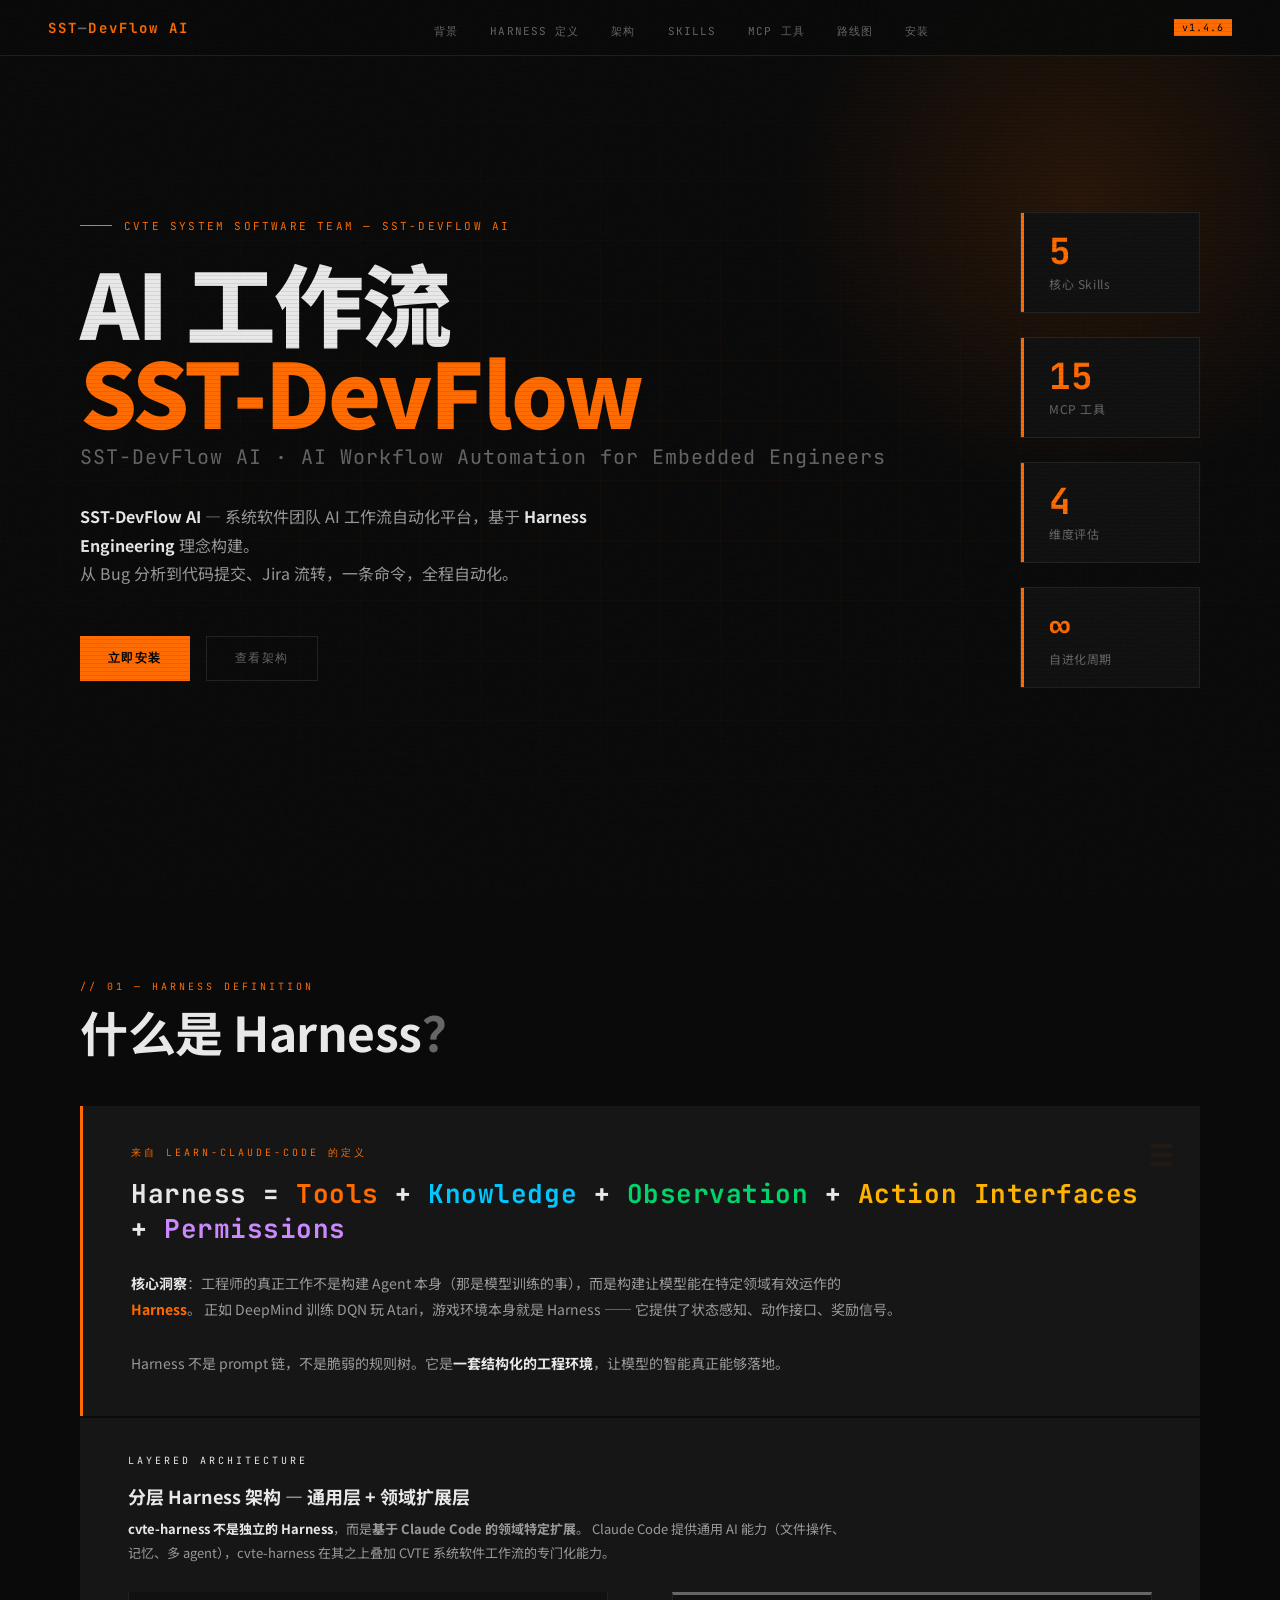
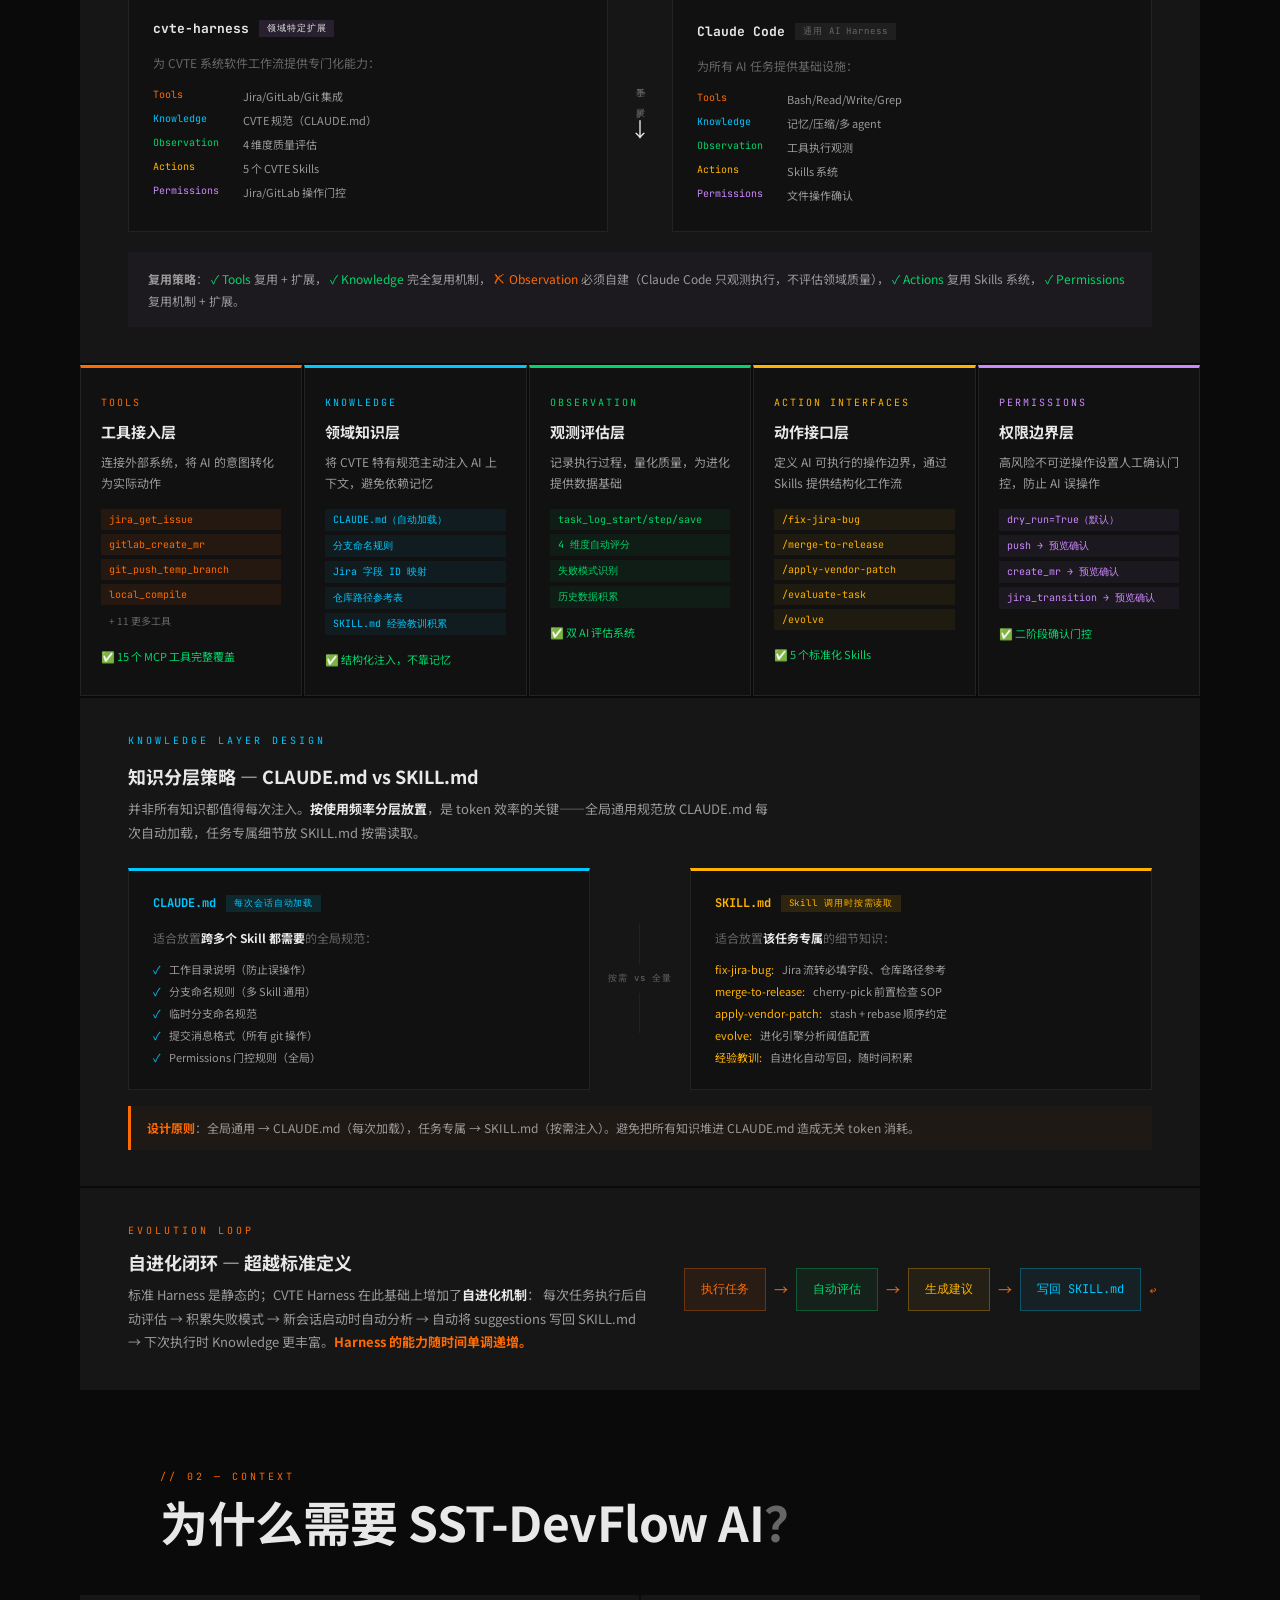
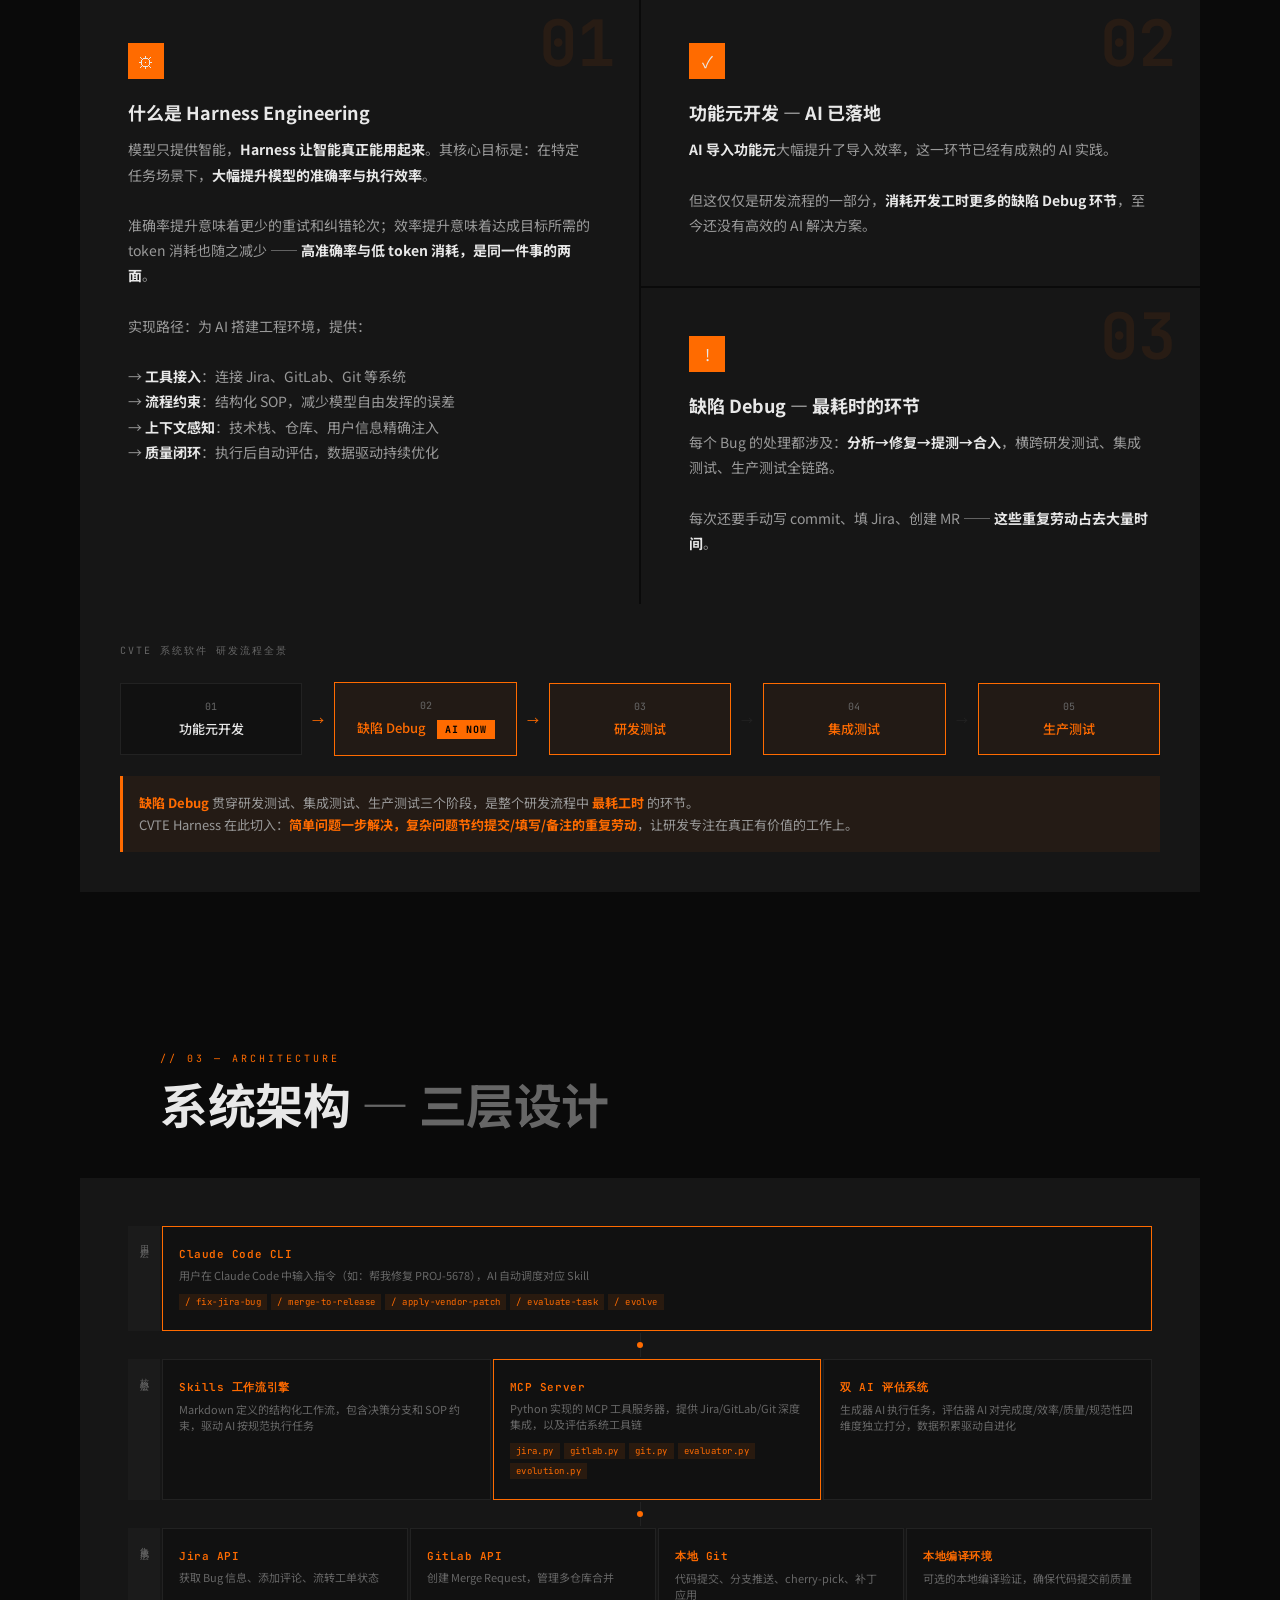
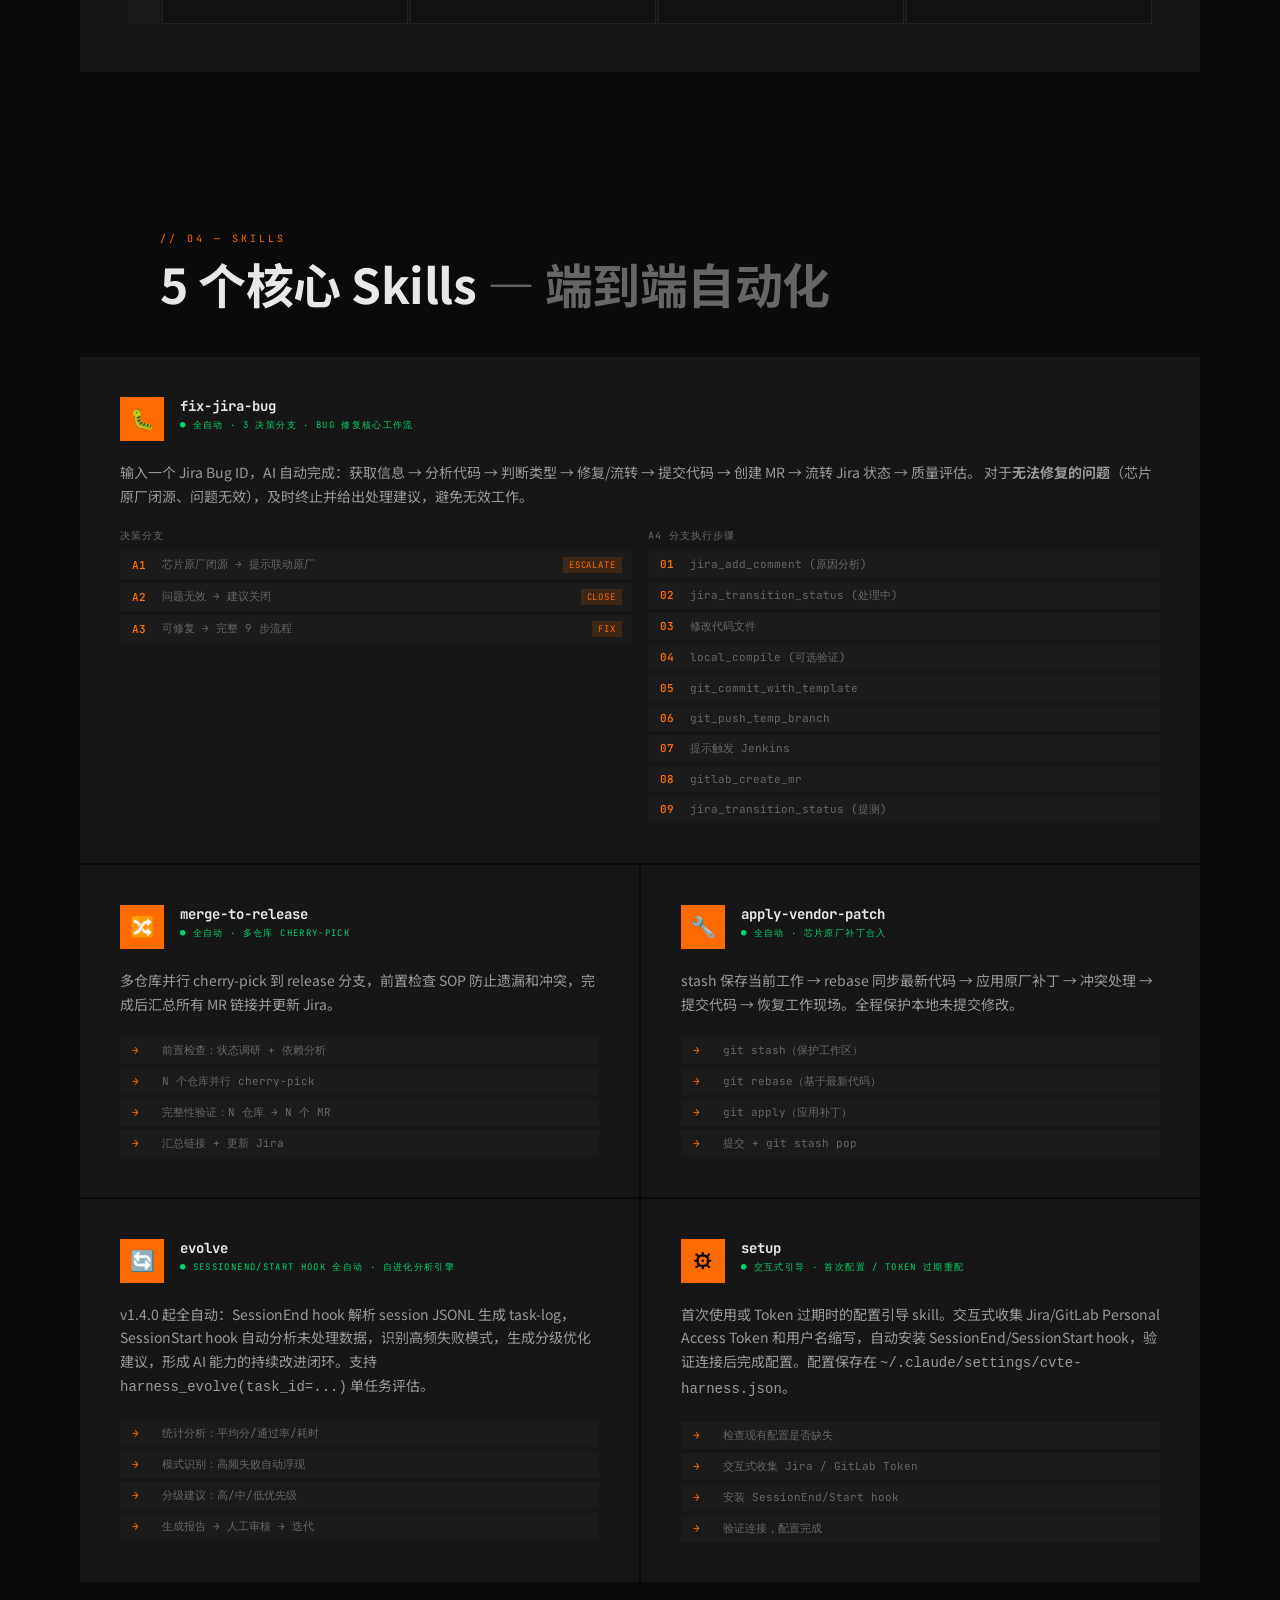
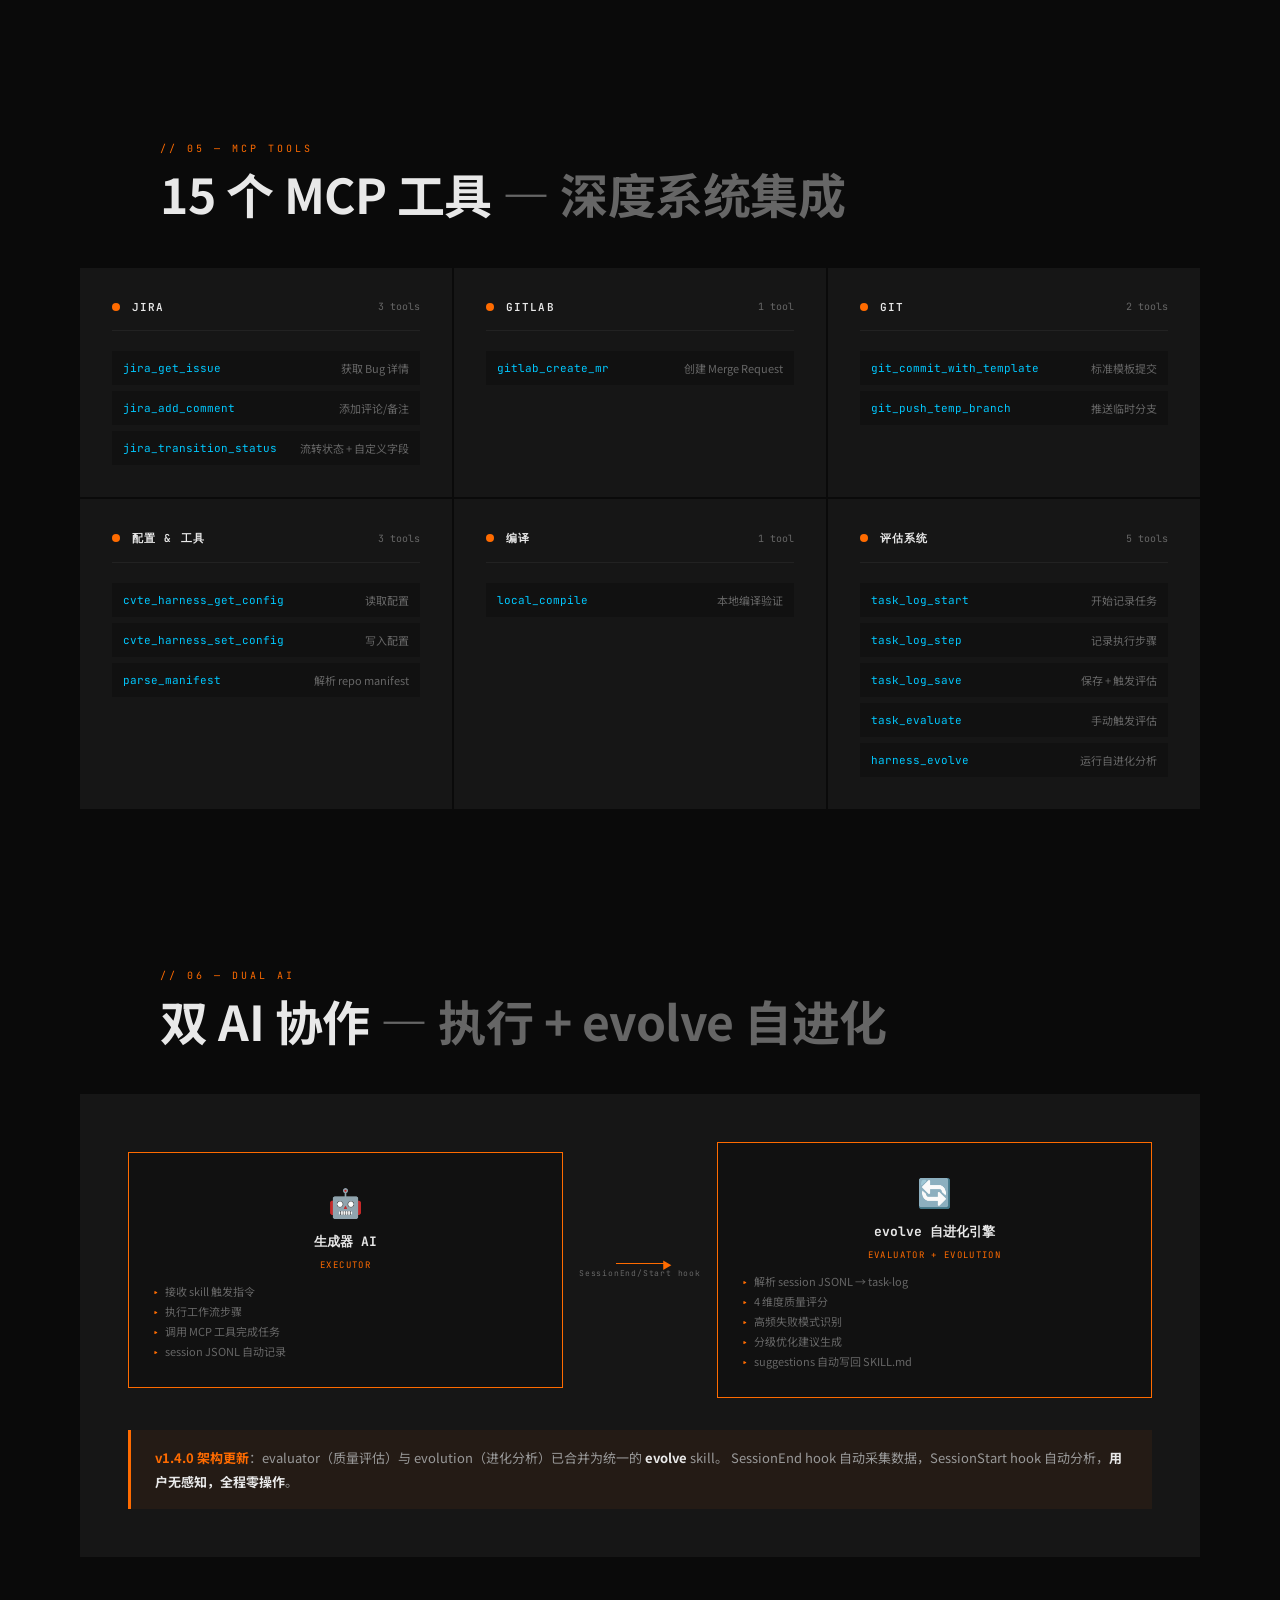
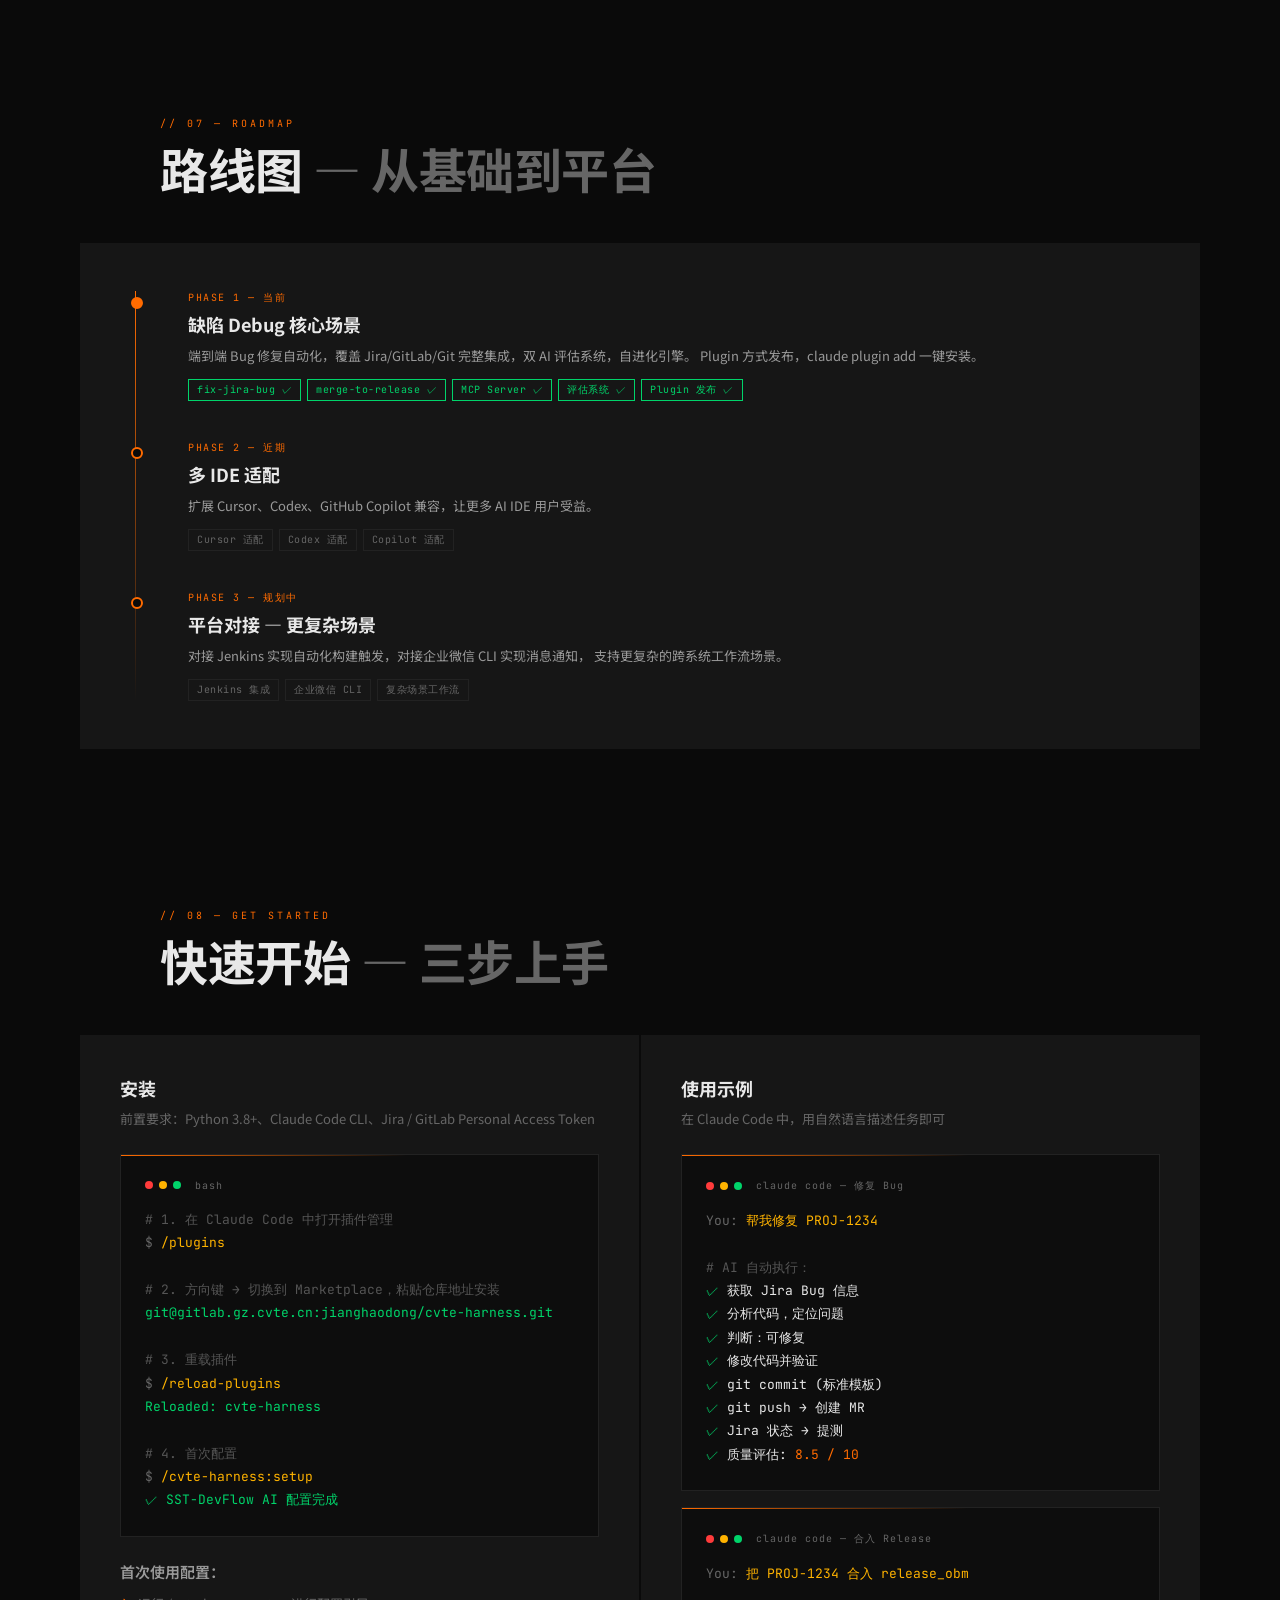
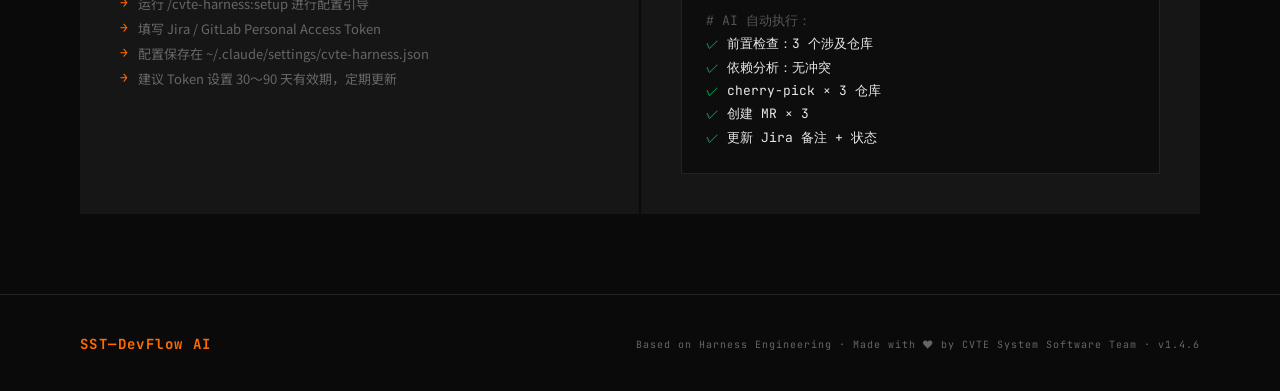
<file: index.html>
<!DOCTYPE html>
<html lang="zh-CN">
<head>
<meta charset="UTF-8">
<meta name="viewport" content="width=device-width, initial-scale=1.0">
<title>SST-DevFlow AI — CVTE 系统软件 AI 工作流自动化平台</title>
<link rel="preconnect" href="https://fonts.googleapis.com">
<link href="https://fonts.googleapis.com/css2?family=JetBrains+Mono:wght@300;400;600;700&family=Noto+Sans+SC:wght@300;400;500;700;900&display=swap" rel="stylesheet">
<style>
  :root {
    --orange: #FF6B00;
    --orange-dim: #CC5500;
    --amber: #FFB300;
    --bg: #0A0A0A;
    --bg-card: #111111;
    --bg-panel: #161616;
    --border: #222222;
    --border-active: #FF6B00;
    --text: #E8E8E8;
    --text-dim: #666666;
    --text-mid: #999999;
    --green: #00D46A;
    --cyan: #00C8FF;
    --red: #FF3B3B;
  }

  * { margin: 0; padding: 0; box-sizing: border-box; }

  html { scroll-behavior: smooth; }

  body {
    background: var(--bg);
    color: var(--text);
    font-family: 'Noto Sans SC', sans-serif;
    overflow-x: hidden;
  }

  /* ── SCANLINE OVERLAY ── */
  body::before {
    content: '';
    position: fixed;
    inset: 0;
    background: repeating-linear-gradient(
      to bottom,
      transparent 0,
      transparent 3px,
      rgba(0,0,0,0.08) 3px,
      rgba(0,0,0,0.08) 4px
    );
    pointer-events: none;
    z-index: 9999;
  }

  /* ── NOISE TEXTURE ── */
  body::after {
    content: '';
    position: fixed;
    inset: 0;
    background-image: url("data:image/svg+xml,%3Csvg viewBox='0 0 256 256' xmlns='http://www.w3.org/2000/svg'%3E%3Cfilter id='n'%3E%3CfeTurbulence type='fractalNoise' baseFrequency='0.9' numOctaves='4' stitchTiles='stitch'/%3E%3C/filter%3E%3Crect width='100%25' height='100%25' filter='url(%23n)' opacity='0.04'/%3E%3C/svg%3E");
    pointer-events: none;
    z-index: 9998;
    opacity: 0.4;
  }

  /* ── NAV ── */
  nav {
    position: fixed;
    top: 0;
    left: 0;
    right: 0;
    z-index: 1000;
    background: rgba(10,10,10,0.92);
    backdrop-filter: blur(12px);
    border-bottom: 1px solid var(--border);
    padding: 0 48px;
    height: 56px;
    display: flex;
    align-items: center;
    justify-content: space-between;
  }

  .nav-logo {
    font-family: 'JetBrains Mono', monospace;
    font-weight: 700;
    font-size: 14px;
    letter-spacing: 0.15em;
    color: var(--orange);
  }

  .nav-logo span { color: var(--text-dim); }

  .nav-links {
    display: flex;
    gap: 32px;
    list-style: none;
  }

  .nav-links a {
    font-family: 'JetBrains Mono', monospace;
    font-size: 11px;
    letter-spacing: 0.1em;
    text-decoration: none;
    color: var(--text-dim);
    transition: color 0.2s;
    text-transform: uppercase;
  }

  .nav-links a:hover { color: var(--orange); }

  .nav-badge {
    font-family: 'JetBrains Mono', monospace;
    font-size: 10px;
    background: var(--orange);
    color: #000;
    padding: 2px 8px;
    letter-spacing: 0.1em;
  }

  /* ── SECTIONS ── */
  section { position: relative; }

  /* ── HERO ── */
  #hero {
    min-height: 100vh;
    display: flex;
    flex-direction: column;
    justify-content: center;
    padding: 80px 80px 80px;
    overflow: hidden;
  }

  .hero-grid-bg {
    position: absolute;
    inset: 0;
    background-image:
      linear-gradient(rgba(255,107,0,0.04) 1px, transparent 1px),
      linear-gradient(90deg, rgba(255,107,0,0.04) 1px, transparent 1px);
    background-size: 60px 60px;
    mask-image: radial-gradient(ellipse 80% 60% at 50% 50%, black, transparent);
  }

  .hero-glow {
    position: absolute;
    width: 600px;
    height: 600px;
    border-radius: 50%;
    background: radial-gradient(circle, rgba(255,107,0,0.12) 0%, transparent 70%);
    top: -100px;
    right: -100px;
    pointer-events: none;
  }

  .hero-tag {
    font-family: 'JetBrains Mono', monospace;
    font-size: 11px;
    letter-spacing: 0.2em;
    color: var(--orange);
    text-transform: uppercase;
    margin-bottom: 24px;
    display: flex;
    align-items: center;
    gap: 12px;
  }

  .hero-tag::before {
    content: '';
    display: block;
    width: 32px;
    height: 1px;
    background: var(--orange);
  }

  .hero-title {
    font-family: 'Noto Sans SC', sans-serif;
    font-weight: 900;
    font-size: clamp(52px, 7vw, 96px);
    line-height: 1;
    letter-spacing: -0.02em;
    margin-bottom: 8px;
  }

  .hero-title .accent { color: var(--orange); }

  .hero-subtitle-en {
    font-family: 'JetBrains Mono', monospace;
    font-size: clamp(14px, 2vw, 20px);
    color: var(--text-dim);
    letter-spacing: 0.05em;
    margin-bottom: 32px;
  }

  .hero-desc {
    max-width: 580px;
    font-size: 16px;
    line-height: 1.8;
    color: var(--text-mid);
    margin-bottom: 48px;
  }

  .hero-desc strong { color: var(--text); }

  .hero-cta-row {
    display: flex;
    gap: 16px;
    align-items: center;
  }

  .btn-primary {
    font-family: 'JetBrains Mono', monospace;
    font-size: 12px;
    letter-spacing: 0.12em;
    text-transform: uppercase;
    background: var(--orange);
    color: #000;
    border: none;
    padding: 14px 28px;
    cursor: pointer;
    font-weight: 700;
    text-decoration: none;
    display: inline-block;
    transition: background 0.2s, transform 0.1s;
  }

  .btn-primary:hover { background: var(--amber); transform: translateY(-1px); }

  .btn-ghost {
    font-family: 'JetBrains Mono', monospace;
    font-size: 12px;
    letter-spacing: 0.12em;
    text-transform: uppercase;
    background: transparent;
    color: var(--text-dim);
    border: 1px solid var(--border);
    padding: 13px 28px;
    cursor: pointer;
    font-weight: 400;
    text-decoration: none;
    display: inline-block;
    transition: border-color 0.2s, color 0.2s;
  }

  .btn-ghost:hover { border-color: var(--orange); color: var(--orange); }

  .hero-stats {
    position: absolute;
    right: 80px;
    top: 50%;
    transform: translateY(-50%);
    display: flex;
    flex-direction: column;
    gap: 24px;
  }

  .stat-card {
    background: var(--bg-card);
    border: 1px solid var(--border);
    padding: 20px 28px;
    min-width: 180px;
    position: relative;
    overflow: hidden;
  }

  .stat-card::before {
    content: '';
    position: absolute;
    left: 0;
    top: 0;
    bottom: 0;
    width: 3px;
    background: var(--orange);
  }

  .stat-num {
    font-family: 'JetBrains Mono', monospace;
    font-size: 36px;
    font-weight: 700;
    color: var(--orange);
    line-height: 1;
    margin-bottom: 6px;
  }

  .stat-label {
    font-size: 12px;
    color: var(--text-dim);
    letter-spacing: 0.05em;
  }

  /* ── SECTION HEADERS ── */
  .section-header {
    padding: 80px 80px 0;
    margin-bottom: 48px;
  }

  .section-label {
    font-family: 'JetBrains Mono', monospace;
    font-size: 10px;
    letter-spacing: 0.3em;
    color: var(--orange);
    text-transform: uppercase;
    margin-bottom: 12px;
  }

  .section-title {
    font-size: clamp(28px, 4vw, 48px);
    font-weight: 700;
    line-height: 1.1;
    letter-spacing: -0.01em;
  }

  .section-title .dim { color: var(--text-dim); }

  /* ── BACKGROUND SECTION ── */
  #background {
    padding: 0 80px 80px;
  }

  .bg-layout {
    display: grid;
    grid-template-columns: 1fr 1fr;
    gap: 2px;
    margin-top: 0;
  }

  .bg-panel {
    background: var(--bg-panel);
    padding: 48px;
    position: relative;
    overflow: hidden;
  }

  .bg-panel-large {
    grid-row: span 2;
  }

  .panel-num {
    font-family: 'JetBrains Mono', monospace;
    font-size: 64px;
    font-weight: 700;
    color: rgba(255,107,0,0.08);
    line-height: 1;
    position: absolute;
    top: 16px;
    right: 24px;
    user-select: none;
  }

  .panel-icon {
    width: 36px;
    height: 36px;
    background: var(--orange);
    display: flex;
    align-items: center;
    justify-content: center;
    margin-bottom: 20px;
    font-size: 16px;
  }

  .panel-title {
    font-size: 18px;
    font-weight: 700;
    margin-bottom: 12px;
    color: var(--text);
  }

  .panel-body {
    font-size: 14px;
    line-height: 1.8;
    color: var(--text-mid);
  }

  .panel-body strong { color: var(--text); }

  /* ── PROCESS FLOW ── */
  #process {
    padding: 0 80px 80px;
  }

  .process-track {
    background: var(--bg-panel);
    padding: 40px;
    position: relative;
    overflow: hidden;
  }

  .process-label-row {
    font-family: 'JetBrains Mono', monospace;
    font-size: 10px;
    letter-spacing: 0.2em;
    color: var(--text-dim);
    text-transform: uppercase;
    margin-bottom: 24px;
  }

  .flow-stages {
    display: flex;
    align-items: center;
    gap: 0;
    position: relative;
  }

  .stage {
    flex: 1;
    position: relative;
  }

  .stage-box {
    background: var(--bg-card);
    border: 1px solid var(--border);
    padding: 16px;
    text-align: center;
    position: relative;
    cursor: default;
    transition: border-color 0.3s;
  }

  .stage-box:hover { border-color: var(--orange); }

  .stage-box.highlighted {
    border-color: var(--orange);
    background: rgba(255,107,0,0.05);
  }

  .stage-box.highlighted .stage-name { color: var(--orange); }

  .stage-number {
    font-family: 'JetBrains Mono', monospace;
    font-size: 10px;
    color: var(--text-dim);
    margin-bottom: 6px;
  }

  .stage-name {
    font-size: 13px;
    font-weight: 500;
    color: var(--text);
    white-space: nowrap;
  }

  .stage-arrow {
    width: 32px;
    display: flex;
    align-items: center;
    justify-content: center;
    color: var(--border);
    font-size: 12px;
    flex-shrink: 0;
  }

  .stage-arrow.active { color: var(--orange); }

  .flow-annotation {
    margin-top: 20px;
    padding: 16px;
    background: rgba(255,107,0,0.06);
    border-left: 3px solid var(--orange);
    font-size: 13px;
    line-height: 1.7;
    color: var(--text-mid);
  }

  .flow-annotation strong { color: var(--orange); }

  .ai-badge {
    display: inline-flex;
    align-items: center;
    gap: 6px;
    font-family: 'JetBrains Mono', monospace;
    font-size: 10px;
    letter-spacing: 0.1em;
    background: var(--orange);
    color: #000;
    padding: 3px 8px;
    font-weight: 700;
    margin-left: 8px;
    vertical-align: middle;
  }

  /* ── ARCHITECTURE ── */
  #architecture {
    padding: 0 80px 80px;
  }

  .arch-canvas {
    background: var(--bg-panel);
    padding: 48px;
    position: relative;
    overflow: hidden;
  }

  .arch-layers {
    display: flex;
    flex-direction: column;
    gap: 2px;
  }

  .arch-layer {
    display: flex;
    align-items: stretch;
    gap: 2px;
  }

  .arch-layer-label {
    font-family: 'JetBrains Mono', monospace;
    font-size: 9px;
    letter-spacing: 0.2em;
    text-transform: uppercase;
    color: var(--text-dim);
    writing-mode: vertical-lr;
    text-orientation: mixed;
    padding: 12px 8px;
    background: rgba(255,255,255,0.02);
    display: flex;
    align-items: center;
    min-width: 32px;
    width: 32px;
    flex-shrink: 0;
  }

  .arch-blocks {
    flex: 1;
    display: flex;
    gap: 2px;
  }

  .arch-block {
    flex: 1;
    background: var(--bg-card);
    border: 1px solid var(--border);
    padding: 20px 16px;
    position: relative;
    transition: border-color 0.2s, background 0.2s;
    cursor: default;
  }

  .arch-block:hover {
    border-color: var(--orange);
    background: rgba(255,107,0,0.04);
  }

  .arch-block-title {
    font-family: 'JetBrains Mono', monospace;
    font-size: 11px;
    font-weight: 600;
    color: var(--orange);
    margin-bottom: 6px;
    letter-spacing: 0.05em;
  }

  .arch-block-desc {
    font-size: 11px;
    color: var(--text-dim);
    line-height: 1.5;
  }

  .arch-block-tools {
    margin-top: 10px;
    display: flex;
    flex-wrap: wrap;
    gap: 4px;
  }

  .tool-chip {
    font-family: 'JetBrains Mono', monospace;
    font-size: 9px;
    padding: 2px 6px;
    background: rgba(255,107,0,0.1);
    color: var(--orange);
    letter-spacing: 0.05em;
  }

  .arch-connector {
    height: 24px;
    display: flex;
    align-items: center;
    justify-content: center;
    position: relative;
  }

  .arch-connector::before {
    content: '';
    position: absolute;
    left: 50%;
    top: 0;
    bottom: 0;
    width: 1px;
    background: var(--border);
  }

  .arch-connector-dot {
    width: 6px;
    height: 6px;
    background: var(--orange);
    border-radius: 50%;
    position: relative;
    z-index: 1;
    animation: pulse 2s ease-in-out infinite;
  }

  @keyframes pulse {
    0%, 100% { opacity: 1; transform: scale(1); }
    50% { opacity: 0.4; transform: scale(0.7); }
  }

  /* ── SKILLS ── */
  #skills {
    padding: 0 80px 80px;
  }

  .skills-grid {
    display: grid;
    grid-template-columns: 1fr 1fr;
    gap: 2px;
  }

  .skill-card {
    background: var(--bg-panel);
    padding: 40px;
    position: relative;
    overflow: hidden;
    cursor: default;
    transition: background 0.3s;
  }

  .skill-card:hover { background: #1A1A1A; }

  .skill-card::after {
    content: '';
    position: absolute;
    bottom: 0;
    left: 0;
    right: 0;
    height: 1px;
    background: linear-gradient(90deg, var(--orange), transparent);
    opacity: 0;
    transition: opacity 0.3s;
  }

  .skill-card:hover::after { opacity: 1; }

  .skill-header {
    display: flex;
    align-items: flex-start;
    gap: 16px;
    margin-bottom: 20px;
  }

  .skill-icon {
    width: 44px;
    height: 44px;
    background: var(--orange);
    color: #000;
    display: flex;
    align-items: center;
    justify-content: center;
    font-size: 20px;
    flex-shrink: 0;
    font-family: 'JetBrains Mono', monospace;
    font-weight: 700;
  }

  .skill-meta { flex: 1; }

  .skill-name {
    font-family: 'JetBrains Mono', monospace;
    font-size: 14px;
    font-weight: 700;
    color: var(--text);
    margin-bottom: 4px;
  }

  .skill-tag {
    font-family: 'JetBrains Mono', monospace;
    font-size: 9px;
    letter-spacing: 0.15em;
    color: var(--green);
    text-transform: uppercase;
  }

  .skill-desc {
    font-size: 14px;
    color: var(--text-mid);
    line-height: 1.7;
    margin-bottom: 20px;
  }

  .skill-flow {
    display: flex;
    flex-direction: column;
    gap: 4px;
  }

  .flow-step {
    display: flex;
    align-items: center;
    gap: 10px;
    font-family: 'JetBrains Mono', monospace;
    font-size: 11px;
    color: var(--text-dim);
    padding: 6px 10px;
    background: rgba(255,255,255,0.02);
    border-left: 2px solid transparent;
    transition: border-color 0.2s, color 0.2s;
  }

  .skill-card:hover .flow-step { border-left-color: rgba(255,107,0,0.3); }

  .flow-step .step-num {
    color: var(--orange);
    min-width: 20px;
    font-weight: 600;
  }

  .branch-badge {
    margin-left: auto;
    font-size: 9px;
    background: rgba(255,107,0,0.15);
    color: var(--orange);
    padding: 2px 6px;
    letter-spacing: 0.1em;
  }

  /* ── MCP TOOLS ── */
  #mcp {
    padding: 0 80px 80px;
  }

  .mcp-grid {
    display: grid;
    grid-template-columns: repeat(3, 1fr);
    gap: 2px;
  }

  .mcp-group {
    background: var(--bg-panel);
    padding: 32px;
  }

  .mcp-group-header {
    display: flex;
    align-items: center;
    gap: 12px;
    margin-bottom: 20px;
    padding-bottom: 16px;
    border-bottom: 1px solid var(--border);
  }

  .mcp-group-dot {
    width: 8px;
    height: 8px;
    background: var(--orange);
    border-radius: 50%;
  }

  .mcp-group-title {
    font-family: 'JetBrains Mono', monospace;
    font-size: 11px;
    font-weight: 600;
    letter-spacing: 0.1em;
    color: var(--text);
    text-transform: uppercase;
  }

  .mcp-group-count {
    margin-left: auto;
    font-family: 'JetBrains Mono', monospace;
    font-size: 10px;
    color: var(--text-dim);
  }

  .mcp-tool-list { display: flex; flex-direction: column; gap: 6px; }

  .mcp-tool {
    display: flex;
    align-items: center;
    gap: 10px;
    padding: 8px 10px;
    background: var(--bg-card);
    border: 1px solid transparent;
    transition: border-color 0.2s;
    cursor: default;
  }

  .mcp-tool:hover { border-color: var(--border); }

  .mcp-tool-name {
    font-family: 'JetBrains Mono', monospace;
    font-size: 11px;
    color: var(--cyan);
    flex: 1;
  }

  .mcp-tool-desc {
    font-size: 11px;
    color: var(--text-dim);
  }

  /* ── DUAL AI ── */
  #dual-ai {
    padding: 0 80px 80px;
  }

  .dual-ai-canvas {
    background: var(--bg-panel);
    padding: 48px;
    position: relative;
  }

  .dual-ai-grid {
    display: grid;
    grid-template-columns: 1fr auto 1fr auto 1fr;
    gap: 0;
    align-items: center;
  }

  .ai-node {
    background: var(--bg-card);
    border: 1px solid var(--border);
    padding: 28px 24px;
    text-align: center;
    position: relative;
  }

  .ai-node-highlight { border-color: var(--orange); }

  .ai-node-icon {
    font-size: 28px;
    margin-bottom: 12px;
  }

  .ai-node-title {
    font-family: 'JetBrains Mono', monospace;
    font-size: 13px;
    font-weight: 700;
    color: var(--text);
    margin-bottom: 8px;
  }

  .ai-node-role {
    font-family: 'JetBrains Mono', monospace;
    font-size: 9px;
    letter-spacing: 0.15em;
    color: var(--orange);
    text-transform: uppercase;
    margin-bottom: 12px;
  }

  .ai-node-items {
    display: flex;
    flex-direction: column;
    gap: 4px;
    text-align: left;
  }

  .ai-node-item {
    font-size: 11px;
    color: var(--text-dim);
    padding-left: 12px;
    position: relative;
  }

  .ai-node-item::before {
    content: '▸';
    position: absolute;
    left: 0;
    color: var(--orange);
  }

  .ai-arrow {
    padding: 0 16px;
    display: flex;
    flex-direction: column;
    align-items: center;
    gap: 4px;
  }

  .ai-arrow-line {
    width: 48px;
    height: 1px;
    background: var(--orange);
    position: relative;
  }

  .ai-arrow-line::after {
    content: '▶';
    position: absolute;
    right: -8px;
    top: -6px;
    color: var(--orange);
    font-size: 10px;
  }

  .ai-arrow-label {
    font-family: 'JetBrains Mono', monospace;
    font-size: 8px;
    color: var(--text-dim);
    letter-spacing: 0.1em;
    white-space: nowrap;
  }

  /* ── ROADMAP ── */
  #roadmap {
    padding: 0 80px 80px;
  }

  .roadmap-track {
    background: var(--bg-panel);
    padding: 48px;
  }

  .roadmap-timeline {
    position: relative;
    padding-left: 32px;
  }

  .roadmap-timeline::before {
    content: '';
    position: absolute;
    left: 7px;
    top: 0;
    bottom: 0;
    width: 1px;
    background: linear-gradient(to bottom, var(--orange), transparent);
  }

  .roadmap-item {
    position: relative;
    margin-bottom: 40px;
    padding-left: 28px;
  }

  .roadmap-item:last-child { margin-bottom: 0; }

  .roadmap-dot {
    position: absolute;
    left: -29px;
    top: 6px;
    width: 12px;
    height: 12px;
    border: 2px solid var(--orange);
    background: var(--bg);
    border-radius: 50%;
  }

  .roadmap-dot.active { background: var(--orange); }

  .roadmap-phase {
    font-family: 'JetBrains Mono', monospace;
    font-size: 10px;
    letter-spacing: 0.15em;
    color: var(--orange);
    text-transform: uppercase;
    margin-bottom: 6px;
  }

  .roadmap-title {
    font-size: 18px;
    font-weight: 700;
    color: var(--text);
    margin-bottom: 8px;
  }

  .roadmap-desc {
    font-size: 13px;
    color: var(--text-mid);
    line-height: 1.7;
  }

  .roadmap-tags {
    display: flex;
    flex-wrap: wrap;
    gap: 6px;
    margin-top: 12px;
  }

  .roadmap-tag {
    font-family: 'JetBrains Mono', monospace;
    font-size: 10px;
    padding: 3px 8px;
    border: 1px solid var(--border);
    color: var(--text-dim);
    letter-spacing: 0.05em;
  }

  .roadmap-tag.done {
    border-color: var(--green);
    color: var(--green);
  }

  .roadmap-tag.wip {
    border-color: var(--orange);
    color: var(--orange);
  }

  /* ── INSTALL ── */
  #install {
    padding: 0 80px 80px;
  }

  .install-layout {
    display: grid;
    grid-template-columns: 1fr 1fr;
    gap: 2px;
  }

  .install-panel {
    background: var(--bg-panel);
    padding: 40px;
  }

  .code-block {
    background: #0D0D0D;
    border: 1px solid var(--border);
    padding: 24px;
    position: relative;
    overflow: hidden;
  }

  .code-block::before {
    content: '';
    position: absolute;
    top: 0;
    left: 0;
    right: 0;
    height: 1px;
    background: linear-gradient(90deg, var(--orange), transparent 60%);
  }

  .code-block-header {
    display: flex;
    align-items: center;
    gap: 6px;
    margin-bottom: 16px;
  }

  .code-dot { width: 8px; height: 8px; border-radius: 50%; }
  .code-dot-r { background: var(--red); }
  .code-dot-y { background: var(--amber); }
  .code-dot-g { background: var(--green); }

  .code-block-title {
    font-family: 'JetBrains Mono', monospace;
    font-size: 10px;
    color: var(--text-dim);
    margin-left: 8px;
    letter-spacing: 0.1em;
  }

  pre {
    font-family: 'JetBrains Mono', monospace;
    font-size: 13px;
    line-height: 1.8;
    color: var(--text);
    white-space: pre-wrap;
  }

  .code-comment { color: #555; }
  .code-cmd { color: var(--amber); }
  .code-str { color: var(--green); }
  .code-key { color: var(--orange); }
  .code-prompt { color: var(--text-dim); user-select: none; }

  /* ── FOOTER ── */
  footer {
    border-top: 1px solid var(--border);
    padding: 40px 80px;
    display: flex;
    align-items: center;
    justify-content: space-between;
  }

  .footer-logo {
    font-family: 'JetBrains Mono', monospace;
    font-weight: 700;
    font-size: 14px;
    letter-spacing: 0.1em;
    color: var(--orange);
  }

  .footer-credit {
    font-family: 'JetBrains Mono', monospace;
    font-size: 10px;
    color: var(--text-dim);
    letter-spacing: 0.1em;
  }

  /* ── ANIMATIONS ── */
  .fade-in {
    opacity: 0;
    transform: translateY(20px);
    transition: opacity 0.6s ease, transform 0.6s ease;
  }

  .fade-in.visible {
    opacity: 1;
    transform: translateY(0);
  }

  /* ── RESPONSIVE ── */
  @media (max-width: 1100px) {
    nav { padding: 0 24px; }
    .nav-links { display: none; }
    #hero { padding: 100px 32px 60px; }
    .hero-stats { display: none; }
    .section-header { padding: 60px 32px 0; }
    #background, #harness-def, #process, #architecture, #skills, #mcp, #dual-ai, #roadmap, #install { padding: 0 32px 60px; }
    .bg-layout { grid-template-columns: 1fr; }
    .bg-panel-large { grid-row: span 1; }
    .skills-grid { grid-template-columns: 1fr; }
    .mcp-grid { grid-template-columns: 1fr; }
    .install-layout { grid-template-columns: 1fr; }
    .dual-ai-grid { grid-template-columns: 1fr; }
    .ai-arrow { display: none; }
    footer { padding: 32px; flex-direction: column; gap: 16px; text-align: center; }
  }
</style>
</head>
<body>

<!-- NAV -->
<nav>
  <div class="nav-logo">SST<span>—</span>DevFlow AI</div>
  <ul class="nav-links">
    <li><a href="#background">背景</a></li>
    <li><a href="#harness-def">Harness 定义</a></li>
    <li><a href="#architecture">架构</a></li>
    <li><a href="#skills">Skills</a></li>
    <li><a href="#mcp">MCP 工具</a></li>
    <li><a href="#roadmap">路线图</a></li>
    <li><a href="#install">安装</a></li>
  </ul>
  <span class="nav-badge">v1.4.6</span>
</nav>

<!-- HERO -->
<section id="hero">
  <div class="hero-grid-bg"></div>
  <div class="hero-glow"></div>

  <div class="hero-tag">CVTE System Software Team — SST-DevFlow AI</div>

  <h1 class="hero-title">
    AI 工作流<br>
    <span class="accent">SST-DevFlow</span>
  </h1>

  <div class="hero-subtitle-en">SST-DevFlow AI · AI Workflow Automation for Embedded Engineers</div>

  <p class="hero-desc">
    <strong>SST-DevFlow AI</strong> — 系统软件团队 AI 工作流自动化平台，基于 <strong>Harness Engineering</strong> 理念构建。<br>
    从 Bug 分析到代码提交、Jira 流转，一条命令，全程自动化。
  </p>

  <div class="hero-cta-row">
    <a href="#install" class="btn-primary">立即安装</a>
    <a href="#architecture" class="btn-ghost">查看架构</a>
  </div>

  <div class="hero-stats">
    <div class="stat-card">
      <div class="stat-num">5</div>
      <div class="stat-label">核心 Skills</div>
    </div>
    <div class="stat-card">
      <div class="stat-num">15</div>
      <div class="stat-label">MCP 工具</div>
    </div>
    <div class="stat-card">
      <div class="stat-num">4</div>
      <div class="stat-label">维度评估</div>
    </div>
    <div class="stat-card">
      <div class="stat-num">∞</div>
      <div class="stat-label">自进化周期</div>
    </div>
  </div>
</section>

<!-- BACKGROUND -->
<section id="harness-def">
  <div class="section-header fade-in">
    <div class="section-label">// 01 — Harness Definition</div>
    <h2 class="section-title">什么是 Harness<span class="dim">？</span></h2>
  </div>

  <!-- 公式说明 -->
  <div class="fade-in" style="padding: 0 80px; margin-bottom: 2px;">
    <div style="background: var(--bg-panel); padding: 40px 48px; border-left: 3px solid var(--orange); position: relative; overflow: hidden;">
      <div style="position: absolute; top: 16px; right: 24px; font-family: 'JetBrains Mono', monospace; font-size: 48px; font-weight: 700; color: rgba(255,107,0,0.06); user-select: none;">≡</div>
      <div style="font-family: 'JetBrains Mono', monospace; font-size: 10px; letter-spacing: 0.3em; color: var(--orange); text-transform: uppercase; margin-bottom: 16px;">来自 learn-claude-code 的定义</div>
      <div style="font-family: 'JetBrains Mono', monospace; font-size: clamp(16px, 2.5vw, 26px); font-weight: 700; color: var(--text); margin-bottom: 24px; letter-spacing: 0.02em;">
        Harness = <span style="color: var(--orange);">Tools</span> + <span style="color: var(--cyan);">Knowledge</span> + <span style="color: var(--green);">Observation</span> + <span style="color: var(--amber);">Action Interfaces</span> + <span style="color: #CC88FF;">Permissions</span>
      </div>
      <div style="font-size: 14px; line-height: 1.9; color: var(--text-mid); max-width: 780px;">
        <strong style="color: var(--text);">核心洞察</strong>：工程师的真正工作不是构建 Agent 本身（那是模型训练的事），而是构建让模型能在特定领域有效运作的 <strong style="color: var(--orange);">Harness</strong>。
        正如 DeepMind 训练 DQN 玩 Atari，游戏环境本身就是 Harness —— 它提供了状态感知、动作接口、奖励信号。<br><br>
        Harness 不是 prompt 链，不是脆弱的规则树。它是<strong style="color: var(--text);">一套结构化的工程环境</strong>，让模型的智能真正能够落地。
      </div>
    </div>
  </div>

  <!-- 分层架构 -->
  <div class="fade-in" style="padding: 0 80px; margin-bottom: 2px;">
    <div style="background: var(--bg-panel); padding: 36px 48px;">
      <div style="font-family: 'JetBrains Mono', monospace; font-size: 10px; letter-spacing: 0.3em; color: var(--purple); text-transform: uppercase; margin-bottom: 16px;">Layered Architecture</div>
      <div style="font-size: 18px; font-weight: 700; color: var(--text); margin-bottom: 8px;">分层 Harness 架构 — 通用层 + 领域扩展层</div>
      <div style="font-size: 13px; color: var(--text-mid); line-height: 1.8; margin-bottom: 28px; max-width: 720px;">
        <strong style="color: var(--text);">cvte-harness 不是独立的 Harness</strong>，而是<strong style="color: var(--purple);">基于 Claude Code 的领域特定扩展</strong>。
        Claude Code 提供通用 AI 能力（文件操作、记忆、多 agent），cvte-harness 在其之上叠加 CVTE 系统软件工作流的专门化能力。
      </div>

      <!-- 两层架构对比 -->
      <div style="display: grid; grid-template-columns: 1fr auto 1fr; gap: 2px; align-items: stretch;">

        <!-- cvte-harness 层 -->
        <div style="background: var(--bg-card); border: 1px solid var(--border); border-top: 3px solid var(--purple); padding: 28px 24px;">
          <div style="display: flex; align-items: center; gap: 10px; margin-bottom: 16px;">
            <div style="font-family: 'JetBrains Mono', monospace; font-size: 13px; font-weight: 700; color: var(--purple);">cvte-harness</div>
            <div style="font-family: 'JetBrains Mono', monospace; font-size: 9px; background: rgba(204,136,255,0.12); color: var(--purple); padding: 2px 8px; letter-spacing: 0.1em;">领域特定扩展</div>
          </div>
          <div style="font-size: 12px; color: var(--text-dim); margin-bottom: 16px; line-height: 1.6;">为 CVTE 系统软件工作流提供专门化能力：</div>
          <div style="display: flex; flex-direction: column; gap: 8px;">
            <div style="display: flex; align-items: flex-start; gap: 10px;">
              <div style="font-family: 'JetBrains Mono', monospace; font-size: 10px; color: var(--orange); flex-shrink: 0; width: 80px;">Tools</div>
              <div style="font-size: 11px; color: var(--text-mid);">Jira/GitLab/Git 集成</div>
            </div>
            <div style="display: flex; align-items: flex-start; gap: 10px;">
              <div style="font-family: 'JetBrains Mono', monospace; font-size: 10px; color: var(--cyan); flex-shrink: 0; width: 80px;">Knowledge</div>
              <div style="font-size: 11px; color: var(--text-mid);">CVTE 规范（CLAUDE.md）</div>
            </div>
            <div style="display: flex; align-items: flex-start; gap: 10px;">
              <div style="font-family: 'JetBrains Mono', monospace; font-size: 10px; color: var(--green); flex-shrink: 0; width: 80px;">Observation</div>
              <div style="font-size: 11px; color: var(--text-mid);">4 维度质量评估</div>
            </div>
            <div style="display: flex; align-items: flex-start; gap: 10px;">
              <div style="font-family: 'JetBrains Mono', monospace; font-size: 10px; color: var(--amber); flex-shrink: 0; width: 80px;">Actions</div>
              <div style="font-size: 11px; color: var(--text-mid);">5 个 CVTE Skills</div>
            </div>
            <div style="display: flex; align-items: flex-start; gap: 10px;">
              <div style="font-family: 'JetBrains Mono', monospace; font-size: 10px; color: #CC88FF; flex-shrink: 0; width: 80px;">Permissions</div>
              <div style="font-size: 11px; color: var(--text-mid);">Jira/GitLab 操作门控</div>
            </div>
          </div>
        </div>

        <!-- 中间箭头 -->
        <div style="display: flex; flex-direction: column; align-items: center; justify-content: center; padding: 0 20px; gap: 12px;">
          <div style="font-family: 'JetBrains Mono', monospace; font-size: 9px; color: var(--text-dim); letter-spacing: 0.1em; writing-mode: vertical-rl; text-orientation: mixed;">基于 / 扩展</div>
          <div style="font-size: 20px; color: var(--purple);">↓</div>
        </div>

        <!-- Claude Code 层 -->
        <div style="background: var(--bg-card); border: 1px solid var(--border); border-top: 3px solid var(--text-dim); padding: 28px 24px;">
          <div style="display: flex; align-items: center; gap: 10px; margin-bottom: 16px;">
            <div style="font-family: 'JetBrains Mono', monospace; font-size: 13px; font-weight: 700; color: var(--text);">Claude Code</div>
            <div style="font-family: 'JetBrains Mono', monospace; font-size: 9px; background: rgba(255,255,255,0.06); color: var(--text-dim); padding: 2px 8px; letter-spacing: 0.1em;">通用 AI Harness</div>
          </div>
          <div style="font-size: 12px; color: var(--text-dim); margin-bottom: 16px; line-height: 1.6;">为所有 AI 任务提供基础设施：</div>
          <div style="display: flex; flex-direction: column; gap: 8px;">
            <div style="display: flex; align-items: flex-start; gap: 10px;">
              <div style="font-family: 'JetBrains Mono', monospace; font-size: 10px; color: var(--orange); flex-shrink: 0; width: 80px;">Tools</div>
              <div style="font-size: 11px; color: var(--text-mid);">Bash/Read/Write/Grep</div>
            </div>
            <div style="display: flex; align-items: flex-start; gap: 10px;">
              <div style="font-family: 'JetBrains Mono', monospace; font-size: 10px; color: var(--cyan); flex-shrink: 0; width: 80px;">Knowledge</div>
              <div style="font-size: 11px; color: var(--text-mid);">记忆/压缩/多 agent</div>
            </div>
            <div style="display: flex; align-items: flex-start; gap: 10px;">
              <div style="font-family: 'JetBrains Mono', monospace; font-size: 10px; color: var(--green); flex-shrink: 0; width: 80px;">Observation</div>
              <div style="font-size: 11px; color: var(--text-mid);">工具执行观测</div>
            </div>
            <div style="display: flex; align-items: flex-start; gap: 10px;">
              <div style="font-family: 'JetBrains Mono', monospace; font-size: 10px; color: var(--amber); flex-shrink: 0; width: 80px;">Actions</div>
              <div style="font-size: 11px; color: var(--text-mid);">Skills 系统</div>
            </div>
            <div style="display: flex; align-items: flex-start; gap: 10px;">
              <div style="font-family: 'JetBrains Mono', monospace; font-size: 10px; color: #CC88FF; flex-shrink: 0; width: 80px;">Permissions</div>
              <div style="font-size: 11px; color: var(--text-mid);">文件操作确认</div>
            </div>
          </div>
        </div>

      </div>

      <!-- 复用关系说明 -->
      <div style="margin-top: 20px; padding: 16px 20px; background: rgba(204,136,255,0.04); border-left: 3px solid var(--purple);">
        <div style="font-size: 12px; color: var(--text-mid); line-height: 1.8;">
          <strong style="color: var(--purple);">复用策略</strong>：
          <span style="color: var(--green);">✓ Tools</span> 复用 + 扩展，
          <span style="color: var(--green);">✓ Knowledge</span> 完全复用机制，
          <span style="color: var(--orange);">✗ Observation</span> 必须自建（Claude Code 只观测执行，不评估领域质量），
          <span style="color: var(--green);">✓ Actions</span> 复用 Skills 系统，
          <span style="color: var(--green);">✓ Permissions</span> 复用机制 + 扩展。
        </div>
      </div>
    </div>
  </div>

  <!-- 五层对应 -->
  <div class="fade-in" style="padding: 0 80px; margin-bottom: 2px;">
    <div style="display: grid; grid-template-columns: repeat(5, 1fr); gap: 2px;">

      <!-- Tools -->
      <div style="background: var(--bg-card); border: 1px solid var(--border); border-top: 3px solid var(--orange); padding: 28px 20px; position: relative;">
        <div style="font-family: 'JetBrains Mono', monospace; font-size: 10px; letter-spacing: 0.2em; color: var(--orange); text-transform: uppercase; margin-bottom: 12px;">Tools</div>
        <div style="font-size: 15px; font-weight: 700; color: var(--text); margin-bottom: 10px;">工具接入层</div>
        <div style="font-size: 12px; color: var(--text-mid); line-height: 1.7; margin-bottom: 16px;">连接外部系统，将 AI 的意图转化为实际动作</div>
        <div style="display: flex; flex-direction: column; gap: 4px;">
          <div style="font-family: 'JetBrains Mono', monospace; font-size: 10px; color: var(--orange); padding: 4px 8px; background: rgba(255,107,0,0.08);">jira_get_issue</div>
          <div style="font-family: 'JetBrains Mono', monospace; font-size: 10px; color: var(--orange); padding: 4px 8px; background: rgba(255,107,0,0.08);">gitlab_create_mr</div>
          <div style="font-family: 'JetBrains Mono', monospace; font-size: 10px; color: var(--orange); padding: 4px 8px; background: rgba(255,107,0,0.08);">git_push_temp_branch</div>
          <div style="font-family: 'JetBrains Mono', monospace; font-size: 10px; color: var(--orange); padding: 4px 8px; background: rgba(255,107,0,0.08);">local_compile</div>
          <div style="font-size: 10px; color: var(--text-dim); padding: 4px 8px;">+ 11 更多工具</div>
        </div>
        <div style="margin-top: 16px; font-size: 11px; color: var(--green);">✅ 15 个 MCP 工具完整覆盖</div>
      </div>

      <!-- Knowledge -->
      <div style="background: var(--bg-card); border: 1px solid var(--border); border-top: 3px solid var(--cyan); padding: 28px 20px;">
        <div style="font-family: 'JetBrains Mono', monospace; font-size: 10px; letter-spacing: 0.2em; color: var(--cyan); text-transform: uppercase; margin-bottom: 12px;">Knowledge</div>
        <div style="font-size: 15px; font-weight: 700; color: var(--text); margin-bottom: 10px;">领域知识层</div>
        <div style="font-size: 12px; color: var(--text-mid); line-height: 1.7; margin-bottom: 16px;">将 CVTE 特有规范主动注入 AI 上下文，避免依赖记忆</div>
        <div style="display: flex; flex-direction: column; gap: 4px;">
          <div style="font-family: 'JetBrains Mono', monospace; font-size: 10px; color: var(--cyan); padding: 4px 8px; background: rgba(0,200,255,0.06);">CLAUDE.md（自动加载）</div>
          <div style="font-family: 'JetBrains Mono', monospace; font-size: 10px; color: var(--cyan); padding: 4px 8px; background: rgba(0,200,255,0.06);">分支命名规则</div>
          <div style="font-family: 'JetBrains Mono', monospace; font-size: 10px; color: var(--cyan); padding: 4px 8px; background: rgba(0,200,255,0.06);">Jira 字段 ID 映射</div>
          <div style="font-family: 'JetBrains Mono', monospace; font-size: 10px; color: var(--cyan); padding: 4px 8px; background: rgba(0,200,255,0.06);">仓库路径参考表</div>
          <div style="font-family: 'JetBrains Mono', monospace; font-size: 10px; color: var(--cyan); padding: 4px 8px; background: rgba(0,200,255,0.06);">SKILL.md 经验教训积累</div>
        </div>
        <div style="margin-top: 16px; font-size: 11px; color: var(--green);">✅ 结构化注入，不靠记忆</div>
      </div>

      <!-- Observation -->
      <div style="background: var(--bg-card); border: 1px solid var(--border); border-top: 3px solid var(--green); padding: 28px 20px;">
        <div style="font-family: 'JetBrains Mono', monospace; font-size: 10px; letter-spacing: 0.2em; color: var(--green); text-transform: uppercase; margin-bottom: 12px;">Observation</div>
        <div style="font-size: 15px; font-weight: 700; color: var(--text); margin-bottom: 10px;">观测评估层</div>
        <div style="font-size: 12px; color: var(--text-mid); line-height: 1.7; margin-bottom: 16px;">记录执行过程，量化质量，为进化提供数据基础</div>
        <div style="display: flex; flex-direction: column; gap: 4px;">
          <div style="font-family: 'JetBrains Mono', monospace; font-size: 10px; color: var(--green); padding: 4px 8px; background: rgba(0,212,106,0.06);">task_log_start/step/save</div>
          <div style="font-family: 'JetBrains Mono', monospace; font-size: 10px; color: var(--green); padding: 4px 8px; background: rgba(0,212,106,0.06);">4 维度自动评分</div>
          <div style="font-family: 'JetBrains Mono', monospace; font-size: 10px; color: var(--green); padding: 4px 8px; background: rgba(0,212,106,0.06);">失败模式识别</div>
          <div style="font-family: 'JetBrains Mono', monospace; font-size: 10px; color: var(--green); padding: 4px 8px; background: rgba(0,212,106,0.06);">历史数据积累</div>
        </div>
        <div style="margin-top: 16px; font-size: 11px; color: var(--green);">✅ 双 AI 评估系统</div>
      </div>

      <!-- Action Interfaces -->
      <div style="background: var(--bg-card); border: 1px solid var(--border); border-top: 3px solid var(--amber); padding: 28px 20px;">
        <div style="font-family: 'JetBrains Mono', monospace; font-size: 10px; letter-spacing: 0.2em; color: var(--amber); text-transform: uppercase; margin-bottom: 12px;">Action Interfaces</div>
        <div style="font-size: 15px; font-weight: 700; color: var(--text); margin-bottom: 10px;">动作接口层</div>
        <div style="font-size: 12px; color: var(--text-mid); line-height: 1.7; margin-bottom: 16px;">定义 AI 可执行的操作边界，通过 Skills 提供结构化工作流</div>
        <div style="display: flex; flex-direction: column; gap: 4px;">
          <div style="font-family: 'JetBrains Mono', monospace; font-size: 10px; color: var(--amber); padding: 4px 8px; background: rgba(255,179,0,0.06);">/fix-jira-bug</div>
          <div style="font-family: 'JetBrains Mono', monospace; font-size: 10px; color: var(--amber); padding: 4px 8px; background: rgba(255,179,0,0.06);">/merge-to-release</div>
          <div style="font-family: 'JetBrains Mono', monospace; font-size: 10px; color: var(--amber); padding: 4px 8px; background: rgba(255,179,0,0.06);">/apply-vendor-patch</div>
          <div style="font-family: 'JetBrains Mono', monospace; font-size: 10px; color: var(--amber); padding: 4px 8px; background: rgba(255,179,0,0.06);">/evaluate-task</div>
          <div style="font-family: 'JetBrains Mono', monospace; font-size: 10px; color: var(--amber); padding: 4px 8px; background: rgba(255,179,0,0.06);">/evolve</div>
        </div>
        <div style="margin-top: 16px; font-size: 11px; color: var(--green);">✅ 5 个标准化 Skills</div>
      </div>

      <!-- Permissions -->
      <div style="background: var(--bg-card); border: 1px solid var(--border); border-top: 3px solid #CC88FF; padding: 28px 20px;">
        <div style="font-family: 'JetBrains Mono', monospace; font-size: 10px; letter-spacing: 0.2em; color: #CC88FF; text-transform: uppercase; margin-bottom: 12px;">Permissions</div>
        <div style="font-size: 15px; font-weight: 700; color: var(--text); margin-bottom: 10px;">权限边界层</div>
        <div style="font-size: 12px; color: var(--text-mid); line-height: 1.7; margin-bottom: 16px;">高风险不可逆操作设置人工确认门控，防止 AI 误操作</div>
        <div style="display: flex; flex-direction: column; gap: 4px;">
          <div style="font-family: 'JetBrains Mono', monospace; font-size: 10px; color: #CC88FF; padding: 4px 8px; background: rgba(204,136,255,0.06);">dry_run=True（默认）</div>
          <div style="font-family: 'JetBrains Mono', monospace; font-size: 10px; color: #CC88FF; padding: 4px 8px; background: rgba(204,136,255,0.06);">push → 预览确认</div>
          <div style="font-family: 'JetBrains Mono', monospace; font-size: 10px; color: #CC88FF; padding: 4px 8px; background: rgba(204,136,255,0.06);">create_mr → 预览确认</div>
          <div style="font-family: 'JetBrains Mono', monospace; font-size: 10px; color: #CC88FF; padding: 4px 8px; background: rgba(204,136,255,0.06);">jira_transition → 预览确认</div>
        </div>
        <div style="margin-top: 16px; font-size: 11px; color: var(--green);">✅ 二阶段确认门控</div>
      </div>

    </div>
  </div>

  <!-- Knowledge 分层设计 -->
  <div class="fade-in" style="padding: 0 80px; margin-bottom: 2px;">
    <div style="background: var(--bg-panel); padding: 36px 48px;">
      <div style="font-family: 'JetBrains Mono', monospace; font-size: 10px; letter-spacing: 0.3em; color: var(--cyan); text-transform: uppercase; margin-bottom: 16px;">Knowledge Layer Design</div>
      <div style="font-size: 18px; font-weight: 700; color: var(--text); margin-bottom: 8px;">知识分层策略 — CLAUDE.md vs SKILL.md</div>
      <div style="font-size: 13px; color: var(--text-mid); line-height: 1.8; margin-bottom: 24px; max-width: 640px;">
        并非所有知识都值得每次注入。<strong style="color: var(--text);">按使用频率分层放置</strong>，是 token 效率的关键——全局通用规范放 CLAUDE.md 每次自动加载，任务专属细节放 SKILL.md 按需读取。
      </div>
      <div style="display: grid; grid-template-columns: 1fr auto 1fr; gap: 2px; align-items: start;">

        <!-- CLAUDE.md 列 -->
        <div style="background: var(--bg-card); border: 1px solid var(--border); border-top: 3px solid var(--cyan); padding: 24px;">
          <div style="display: flex; align-items: center; gap: 10px; margin-bottom: 16px;">
            <div style="font-family: 'JetBrains Mono', monospace; font-size: 12px; font-weight: 700; color: var(--cyan);">CLAUDE.md</div>
            <div style="font-family: 'JetBrains Mono', monospace; font-size: 9px; background: rgba(0,200,255,0.12); color: var(--cyan); padding: 2px 8px; letter-spacing: 0.1em;">每次会话自动加载</div>
          </div>
          <div style="font-size: 12px; color: var(--text-dim); margin-bottom: 14px; line-height: 1.6;">适合放置<strong style="color: var(--text);">跨多个 Skill 都需要</strong>的全局规范：</div>
          <div style="display: flex; flex-direction: column; gap: 6px;">
            <div style="display: flex; align-items: flex-start; gap: 8px; font-size: 11px; color: var(--text-mid);">
              <span style="color: var(--cyan); flex-shrink: 0;">✓</span> 工作目录说明（防止误操作）
            </div>
            <div style="display: flex; align-items: flex-start; gap: 8px; font-size: 11px; color: var(--text-mid);">
              <span style="color: var(--cyan); flex-shrink: 0;">✓</span> 分支命名规则（多 Skill 通用）
            </div>
            <div style="display: flex; align-items: flex-start; gap: 8px; font-size: 11px; color: var(--text-mid);">
              <span style="color: var(--cyan); flex-shrink: 0;">✓</span> 临时分支命名规范
            </div>
            <div style="display: flex; align-items: flex-start; gap: 8px; font-size: 11px; color: var(--text-mid);">
              <span style="color: var(--cyan); flex-shrink: 0;">✓</span> 提交消息格式（所有 git 操作）
            </div>
            <div style="display: flex; align-items: flex-start; gap: 8px; font-size: 11px; color: var(--text-mid);">
              <span style="color: var(--cyan); flex-shrink: 0;">✓</span> Permissions 门控规则（全局）
            </div>
          </div>
        </div>

        <!-- 中间分隔 -->
        <div style="display: flex; flex-direction: column; align-items: center; justify-content: center; padding: 0 16px; gap: 8px; align-self: center;">
          <div style="width: 1px; height: 40px; background: var(--border);"></div>
          <div style="font-family: 'JetBrains Mono', monospace; font-size: 9px; color: var(--text-dim); letter-spacing: 0.1em; white-space: nowrap;">按需 vs 全量</div>
          <div style="width: 1px; height: 40px; background: var(--border);"></div>
        </div>

        <!-- SKILL.md 列 -->
        <div style="background: var(--bg-card); border: 1px solid var(--border); border-top: 3px solid var(--amber); padding: 24px;">
          <div style="display: flex; align-items: center; gap: 10px; margin-bottom: 16px;">
            <div style="font-family: 'JetBrains Mono', monospace; font-size: 12px; font-weight: 700; color: var(--amber);">SKILL.md</div>
            <div style="font-family: 'JetBrains Mono', monospace; font-size: 9px; background: rgba(255,179,0,0.12); color: var(--amber); padding: 2px 8px; letter-spacing: 0.1em;">Skill 调用时按需读取</div>
          </div>
          <div style="font-size: 12px; color: var(--text-dim); margin-bottom: 14px; line-height: 1.6;">适合放置<strong style="color: var(--text);">该任务专属</strong>的细节知识：</div>
          <div style="display: flex; flex-direction: column; gap: 6px;">
            <div style="display: flex; align-items: flex-start; gap: 8px; font-size: 11px;">
              <span style="color: var(--amber); flex-shrink: 0;">fix-jira-bug:</span>
              <span style="color: var(--text-mid);">Jira 流转必填字段、仓库路径参考</span>
            </div>
            <div style="display: flex; align-items: flex-start; gap: 8px; font-size: 11px;">
              <span style="color: var(--amber); flex-shrink: 0;">merge-to-release:</span>
              <span style="color: var(--text-mid);">cherry-pick 前置检查 SOP</span>
            </div>
            <div style="display: flex; align-items: flex-start; gap: 8px; font-size: 11px;">
              <span style="color: var(--amber); flex-shrink: 0;">apply-vendor-patch:</span>
              <span style="color: var(--text-mid);">stash + rebase 顺序约定</span>
            </div>
            <div style="display: flex; align-items: flex-start; gap: 8px; font-size: 11px;">
              <span style="color: var(--amber); flex-shrink: 0;">evolve:</span>
              <span style="color: var(--text-mid);">进化引擎分析阈值配置</span>
            </div>
            <div style="display: flex; align-items: flex-start; gap: 8px; font-size: 11px;">
              <span style="color: var(--amber); flex-shrink: 0;">经验教训:</span>
              <span style="color: var(--text-mid);">自进化自动写回，随时间积累</span>
            </div>
          </div>
        </div>

      </div>
      <div style="margin-top: 16px; padding: 12px 16px; background: rgba(255,107,0,0.04); border-left: 3px solid var(--orange); font-size: 12px; color: var(--text-mid); line-height: 1.7;">
        <strong style="color: var(--orange);">设计原则</strong>：全局通用 → CLAUDE.md（每次加载），任务专属 → SKILL.md（按需注入）。避免把所有知识堆进 CLAUDE.md 造成无关 token 消耗。
      </div>
    </div>
  </div>

  <!-- 进化闭环 -->
  <div class="fade-in" style="padding: 0 80px;">
    <div style="background: var(--bg-panel); padding: 36px 48px; display: flex; align-items: center; gap: 48px;">
      <div style="flex-shrink: 0;">
        <div style="font-family: 'JetBrains Mono', monospace; font-size: 10px; letter-spacing: 0.3em; color: var(--orange); text-transform: uppercase; margin-bottom: 12px;">Evolution Loop</div>
        <div style="font-size: 18px; font-weight: 700; color: var(--text); margin-bottom: 8px;">自进化闭环 — 超越标准定义</div>
        <div style="font-size: 13px; color: var(--text-mid); line-height: 1.8; max-width: 520px;">
          标准 Harness 是静态的；CVTE Harness 在此基础上增加了<strong style="color: var(--text);">自进化机制</strong>：
          每次任务执行后自动评估 → 积累失败模式 → 新会话启动时自动分析 → 自动将 suggestions 写回 SKILL.md →
          下次执行时 Knowledge 更丰富。<strong style="color: var(--orange);">Harness 的能力随时间单调递增。</strong>
        </div>
      </div>
      <div style="flex: 1; display: flex; align-items: center; justify-content: center; gap: 0; min-width: 0;">
        <div style="text-align: center; padding: 12px 16px; background: rgba(255,107,0,0.08); border: 1px solid rgba(255,107,0,0.3); font-size: 12px; color: var(--orange); font-family: 'JetBrains Mono', monospace; white-space: nowrap;">执行任务</div>
        <div style="color: var(--orange); padding: 0 8px; font-size: 14px; flex-shrink: 0;">→</div>
        <div style="text-align: center; padding: 12px 16px; background: rgba(0,212,106,0.06); border: 1px solid rgba(0,212,106,0.3); font-size: 12px; color: var(--green); font-family: 'JetBrains Mono', monospace; white-space: nowrap;">自动评估</div>
        <div style="color: var(--orange); padding: 0 8px; font-size: 14px; flex-shrink: 0;">→</div>
        <div style="text-align: center; padding: 12px 16px; background: rgba(255,179,0,0.06); border: 1px solid rgba(255,179,0,0.3); font-size: 12px; color: var(--amber); font-family: 'JetBrains Mono', monospace; white-space: nowrap;">生成建议</div>
        <div style="color: var(--orange); padding: 0 8px; font-size: 14px; flex-shrink: 0;">→</div>
        <div style="text-align: center; padding: 12px 16px; background: rgba(0,200,255,0.06); border: 1px solid rgba(0,200,255,0.3); font-size: 12px; color: var(--cyan); font-family: 'JetBrains Mono', monospace; white-space: nowrap;">写回 SKILL.md</div>
        <div style="color: var(--orange); padding: 0 8px; font-size: 14px; flex-shrink: 0;">↩</div>
      </div>
    </div>
  </div>
</section>

<section id="background">
  <div class="section-header fade-in">
    <div class="section-label">// 02 — Context</div>
    <h2 class="section-title">为什么需要 SST-DevFlow AI<span class="dim">？</span></h2>
  </div>

  <div class="bg-layout fade-in">
    <!-- Harness Engineering -->
    <div class="bg-panel bg-panel-large">
      <div class="panel-num">01</div>
      <div class="panel-icon">⚙</div>
      <div class="panel-title">什么是 Harness Engineering</div>
      <div class="panel-body">
        <p>模型只提供智能，<strong>Harness 让智能真正能用起来</strong>。其核心目标是：在特定任务场景下，<strong>大幅提升模型的准确率与执行效率</strong>。</p>
        <br>
        <p>准确率提升意味着更少的重试和纠错轮次；效率提升意味着达成目标所需的 token 消耗也随之减少 —— <strong>高准确率与低 token 消耗，是同一件事的两面</strong>。</p>
        <br>
        <p>实现路径：为 AI 搭建工程环境，提供：</p>
        <br>
        <p>→ <strong>工具接入</strong>：连接 Jira、GitLab、Git 等系统<br>
        → <strong>流程约束</strong>：结构化 SOP，减少模型自由发挥的误差<br>
        → <strong>上下文感知</strong>：技术栈、仓库、用户信息精确注入<br>
        → <strong>质量闭环</strong>：执行后自动评估，数据驱动持续优化</p>
      </div>
    </div>

    <!-- AI 已有 -->
    <div class="bg-panel">
      <div class="panel-num">02</div>
      <div class="panel-icon">✓</div>
      <div class="panel-title">功能元开发 — AI 已落地</div>
      <div class="panel-body">
        <strong>AI 导入功能元</strong>大幅提升了导入效率，这一环节已经有成熟的 AI 实践。
        <br><br>
        但这仅仅是研发流程的一部分，<strong>消耗开发工时更多的缺陷 Debug 环节</strong>，至今还没有高效的 AI 解决方案。
      </div>
    </div>

    <!-- 问题 -->
    <div class="bg-panel">
      <div class="panel-num">03</div>
      <div class="panel-icon">!</div>
      <div class="panel-title">缺陷 Debug — 最耗时的环节</div>
      <div class="panel-body">
        每个 Bug 的处理都涉及：<strong>分析→修复→提测→合入</strong>，横跨研发测试、集成测试、生产测试全链路。
        <br><br>
        每次还要手动写 commit、填 Jira、创建 MR —— <strong>这些重复劳动占去大量时间</strong>。
      </div>
    </div>
  </div>

  <!-- 研发流程全景 -->
  <div class="process-track fade-in">
    <div class="process-label-row">CVTE 系统软件 研发流程全景</div>

    <div class="flow-stages">
      <div class="stage">
        <div class="stage-box">
          <div class="stage-number">01</div>
          <div class="stage-name">功能元开发</div>
        </div>
      </div>
      <div class="stage-arrow active">→</div>
      <div class="stage">
        <div class="stage-box highlighted">
          <div class="stage-number">02</div>
          <div class="stage-name">缺陷 Debug <span class="ai-badge">AI NOW</span></div>
        </div>
      </div>
      <div class="stage-arrow active">→</div>
      <div class="stage">
        <div class="stage-box highlighted">
          <div class="stage-number">03</div>
          <div class="stage-name">研发测试</div>
        </div>
      </div>
      <div class="stage-arrow">→</div>
      <div class="stage">
        <div class="stage-box highlighted">
          <div class="stage-number">04</div>
          <div class="stage-name">集成测试</div>
        </div>
      </div>
      <div class="stage-arrow">→</div>
      <div class="stage">
        <div class="stage-box highlighted">
          <div class="stage-number">05</div>
          <div class="stage-name">生产测试</div>
        </div>
      </div>
    </div>

    <div class="flow-annotation">
      <strong>缺陷 Debug</strong> 贯穿研发测试、集成测试、生产测试三个阶段，是整个研发流程中 <strong>最耗工时</strong> 的环节。<br>
      CVTE Harness 在此切入：<strong>简单问题一步解决，复杂问题节约提交/填写/备注的重复劳动</strong>，让研发专注在真正有价值的工作上。
    </div>
  </div>
</section>

<!-- ARCHITECTURE -->
<section id="architecture">
  <div class="section-header fade-in">
    <div class="section-label">// 03 — Architecture</div>
    <h2 class="section-title">系统架构<span class="dim"> — 三层设计</span></h2>
  </div>

  <div class="arch-canvas fade-in">
    <div class="arch-layers">

      <!-- Layer 1: User Interface -->
      <div class="arch-layer">
        <div class="arch-layer-label">用户层</div>
        <div class="arch-blocks">
          <div class="arch-block" style="border-color: var(--orange)">
            <div class="arch-block-title">Claude Code CLI</div>
            <div class="arch-block-desc">用户在 Claude Code 中输入指令（如：帮我修复 PROJ-5678），AI 自动调度对应 Skill</div>
            <div class="arch-block-tools">
              <span class="tool-chip">/ fix-jira-bug</span>
              <span class="tool-chip">/ merge-to-release</span>
              <span class="tool-chip">/ apply-vendor-patch</span>
              <span class="tool-chip">/ evaluate-task</span>
              <span class="tool-chip">/ evolve</span>
            </div>
          </div>
        </div>
      </div>

      <div class="arch-connector"><div class="arch-connector-dot"></div></div>

      <!-- Layer 2: Harness Core -->
      <div class="arch-layer">
        <div class="arch-layer-label">核心层</div>
        <div class="arch-blocks">
          <div class="arch-block">
            <div class="arch-block-title">Skills 工作流引擎</div>
            <div class="arch-block-desc">Markdown 定义的结构化工作流，包含决策分支和 SOP 约束，驱动 AI 按规范执行任务</div>
          </div>
          <div class="arch-block" style="border-color: var(--orange)">
            <div class="arch-block-title">MCP Server</div>
            <div class="arch-block-desc">Python 实现的 MCP 工具服务器，提供 Jira/GitLab/Git 深度集成，以及评估系统工具链</div>
            <div class="arch-block-tools">
              <span class="tool-chip">jira.py</span>
              <span class="tool-chip">gitlab.py</span>
              <span class="tool-chip">git.py</span>
              <span class="tool-chip">evaluator.py</span>
              <span class="tool-chip">evolution.py</span>
            </div>
          </div>
          <div class="arch-block">
            <div class="arch-block-title">双 AI 评估系统</div>
            <div class="arch-block-desc">生成器 AI 执行任务，评估器 AI 对完成度/效率/质量/规范性四维度独立打分，数据积累驱动自进化</div>
          </div>
        </div>
      </div>

      <div class="arch-connector"><div class="arch-connector-dot"></div></div>

      <!-- Layer 3: External -->
      <div class="arch-layer">
        <div class="arch-layer-label">集成层</div>
        <div class="arch-blocks">
          <div class="arch-block">
            <div class="arch-block-title">Jira API</div>
            <div class="arch-block-desc">获取 Bug 信息、添加评论、流转工单状态</div>
          </div>
          <div class="arch-block">
            <div class="arch-block-title">GitLab API</div>
            <div class="arch-block-desc">创建 Merge Request，管理多仓库合并</div>
          </div>
          <div class="arch-block">
            <div class="arch-block-title">本地 Git</div>
            <div class="arch-block-desc">代码提交、分支推送、cherry-pick、补丁应用</div>
          </div>
          <div class="arch-block">
            <div class="arch-block-title">本地编译环境</div>
            <div class="arch-block-desc">可选的本地编译验证，确保代码提交前质量</div>
          </div>
        </div>
      </div>

    </div>
  </div>
</section>

<!-- SKILLS -->
<section id="skills">
  <div class="section-header fade-in">
    <div class="section-label">// 04 — Skills</div>
    <h2 class="section-title">5 个核心 Skills<span class="dim"> — 端到端自动化</span></h2>
  </div>

  <div class="skills-grid fade-in">

    <!-- fix-jira-bug -->
    <div class="skill-card" style="grid-column: span 2">
      <div class="skill-header">
        <div class="skill-icon">🐛</div>
        <div class="skill-meta">
          <div class="skill-name">fix-jira-bug</div>
          <div class="skill-tag">● 全自动 · 3 决策分支 · Bug 修复核心工作流</div>
        </div>
      </div>
      <p class="skill-desc">
        输入一个 Jira Bug ID，AI 自动完成：获取信息 → 分析代码 → 判断类型 → 修复/流转 → 提交代码 → 创建 MR → 流转 Jira 状态 → 质量评估。
        对于<strong>无法修复的问题</strong>（芯片原厂闭源、问题无效），及时终止并给出处理建议，避免无效工作。
      </p>
      <div style="display: grid; grid-template-columns: 1fr 1fr; gap: 16px">
        <div>
          <div style="font-family:'JetBrains Mono',monospace;font-size:10px;color:var(--text-dim);letter-spacing:0.1em;margin-bottom:8px;">决策分支</div>
          <div class="skill-flow">
            <div class="flow-step"><span class="step-num">A1</span> 芯片原厂闭源 → 提示联动原厂<span class="branch-badge">ESCALATE</span></div>
            <div class="flow-step"><span class="step-num">A2</span> 问题无效 → 建议关闭<span class="branch-badge">CLOSE</span></div>
            <div class="flow-step"><span class="step-num">A3</span> 可修复 → 完整 9 步流程<span class="branch-badge">FIX</span></div>
          </div>
        </div>
        <div>
          <div style="font-family:'JetBrains Mono',monospace;font-size:10px;color:var(--text-dim);letter-spacing:0.1em;margin-bottom:8px;">A4 分支执行步骤</div>
          <div class="skill-flow">
            <div class="flow-step"><span class="step-num">01</span> jira_add_comment (原因分析)</div>
            <div class="flow-step"><span class="step-num">02</span> jira_transition_status (处理中)</div>
            <div class="flow-step"><span class="step-num">03</span> 修改代码文件</div>
            <div class="flow-step"><span class="step-num">04</span> local_compile (可选验证)</div>
            <div class="flow-step"><span class="step-num">05</span> git_commit_with_template</div>
            <div class="flow-step"><span class="step-num">06</span> git_push_temp_branch</div>
            <div class="flow-step"><span class="step-num">07</span> 提示触发 Jenkins</div>
            <div class="flow-step"><span class="step-num">08</span> gitlab_create_mr</div>
            <div class="flow-step"><span class="step-num">09</span> jira_transition_status (提测)</div>
          </div>
        </div>
      </div>
    </div>

    <!-- merge-to-release -->
    <div class="skill-card">
      <div class="skill-header">
        <div class="skill-icon">🔀</div>
        <div class="skill-meta">
          <div class="skill-name">merge-to-release</div>
          <div class="skill-tag">● 全自动 · 多仓库 cherry-pick</div>
        </div>
      </div>
      <p class="skill-desc">多仓库并行 cherry-pick 到 release 分支，前置检查 SOP 防止遗漏和冲突，完成后汇总所有 MR 链接并更新 Jira。</p>
      <div class="skill-flow">
        <div class="flow-step"><span class="step-num">→</span> 前置检查：状态调研 + 依赖分析</div>
        <div class="flow-step"><span class="step-num">→</span> N 个仓库并行 cherry-pick</div>
        <div class="flow-step"><span class="step-num">→</span> 完整性验证：N 仓库 → N 个 MR</div>
        <div class="flow-step"><span class="step-num">→</span> 汇总链接 + 更新 Jira</div>
      </div>
    </div>

    <!-- apply-vendor-patch -->
    <div class="skill-card">
      <div class="skill-header">
        <div class="skill-icon">🔧</div>
        <div class="skill-meta">
          <div class="skill-name">apply-vendor-patch</div>
          <div class="skill-tag">● 全自动 · 芯片原厂补丁合入</div>
        </div>
      </div>
      <p class="skill-desc">stash 保存当前工作 → rebase 同步最新代码 → 应用原厂补丁 → 冲突处理 → 提交代码 → 恢复工作现场。全程保护本地未提交修改。</p>
      <div class="skill-flow">
        <div class="flow-step"><span class="step-num">→</span> git stash（保护工作区）</div>
        <div class="flow-step"><span class="step-num">→</span> git rebase（基于最新代码）</div>
        <div class="flow-step"><span class="step-num">→</span> git apply（应用补丁）</div>
        <div class="flow-step"><span class="step-num">→</span> 提交 + git stash pop</div>
      </div>
    </div>

    <!-- evaluate-task deprecated, merged into evolve -->
    <!-- evaluate-task card removed in v1.4.0 -->

    <!-- evolve -->
    <div class="skill-card">
      <div class="skill-header">
        <div class="skill-icon">🔄</div>
        <div class="skill-meta">
          <div class="skill-name">evolve</div>
          <div class="skill-tag">● SessionEnd/Start hook 全自动 · 自进化分析引擎</div>
        </div>
      </div>
      <p class="skill-desc">v1.4.0 起全自动：SessionEnd hook 解析 session JSONL 生成 task-log，SessionStart hook 自动分析未处理数据，识别高频失败模式，生成分级优化建议，形成 AI 能力的持续改进闭环。支持 <code>harness_evolve(task_id=...)</code> 单任务评估。</p>
      <div class="skill-flow">
        <div class="flow-step"><span class="step-num">→</span> 统计分析：平均分/通过率/耗时</div>
        <div class="flow-step"><span class="step-num">→</span> 模式识别：高频失败自动浮现</div>
        <div class="flow-step"><span class="step-num">→</span> 分级建议：高/中/低优先级</div>
        <div class="flow-step"><span class="step-num">→</span> 生成报告 → 人工审核 → 迭代</div>
      </div>
    </div>

    <!-- setup -->
    <div class="skill-card">
      <div class="skill-header">
        <div class="skill-icon">⚙</div>
        <div class="skill-meta">
          <div class="skill-name">setup</div>
          <div class="skill-tag">● 交互式引导 · 首次配置 / Token 过期重配</div>
        </div>
      </div>
      <p class="skill-desc">首次使用或 Token 过期时的配置引导 skill。交互式收集 Jira/GitLab Personal Access Token 和用户名缩写，自动安装 SessionEnd/SessionStart hook，验证连接后完成配置。配置保存在 <code>~/.claude/settings/cvte-harness.json</code>。</p>
      <div class="skill-flow">
        <div class="flow-step"><span class="step-num">→</span> 检查现有配置是否缺失</div>
        <div class="flow-step"><span class="step-num">→</span> 交互式收集 Jira / GitLab Token</div>
        <div class="flow-step"><span class="step-num">→</span> 安装 SessionEnd/Start hook</div>
        <div class="flow-step"><span class="step-num">→</span> 验证连接，配置完成</div>
      </div>
    </div>

  </div>
</section>

<!-- MCP TOOLS -->
<section id="mcp">
  <div class="section-header fade-in">
    <div class="section-label">// 05 — MCP Tools</div>
    <h2 class="section-title">15 个 MCP 工具<span class="dim"> — 深度系统集成</span></h2>
  </div>

  <div class="mcp-grid fade-in">

    <div class="mcp-group">
      <div class="mcp-group-header">
        <div class="mcp-group-dot"></div>
        <div class="mcp-group-title">Jira</div>
        <div class="mcp-group-count">3 tools</div>
      </div>
      <div class="mcp-tool-list">
        <div class="mcp-tool">
          <div class="mcp-tool-name">jira_get_issue</div>
          <div class="mcp-tool-desc">获取 Bug 详情</div>
        </div>
        <div class="mcp-tool">
          <div class="mcp-tool-name">jira_add_comment</div>
          <div class="mcp-tool-desc">添加评论/备注</div>
        </div>
        <div class="mcp-tool">
          <div class="mcp-tool-name">jira_transition_status</div>
          <div class="mcp-tool-desc">流转状态 + 自定义字段</div>
        </div>
      </div>
    </div>

    <div class="mcp-group">
      <div class="mcp-group-header">
        <div class="mcp-group-dot"></div>
        <div class="mcp-group-title">GitLab</div>
        <div class="mcp-group-count">1 tool</div>
      </div>
      <div class="mcp-tool-list">
        <div class="mcp-tool">
          <div class="mcp-tool-name">gitlab_create_mr</div>
          <div class="mcp-tool-desc">创建 Merge Request</div>
        </div>
      </div>
    </div>

    <div class="mcp-group">
      <div class="mcp-group-header">
        <div class="mcp-group-dot"></div>
        <div class="mcp-group-title">Git</div>
        <div class="mcp-group-count">2 tools</div>
      </div>
      <div class="mcp-tool-list">
        <div class="mcp-tool">
          <div class="mcp-tool-name">git_commit_with_template</div>
          <div class="mcp-tool-desc">标准模板提交</div>
        </div>
        <div class="mcp-tool">
          <div class="mcp-tool-name">git_push_temp_branch</div>
          <div class="mcp-tool-desc">推送临时分支</div>
        </div>
      </div>
    </div>

    <div class="mcp-group">
      <div class="mcp-group-header">
        <div class="mcp-group-dot"></div>
        <div class="mcp-group-title">配置 & 工具</div>
        <div class="mcp-group-count">3 tools</div>
      </div>
      <div class="mcp-tool-list">
        <div class="mcp-tool">
          <div class="mcp-tool-name">cvte_harness_get_config</div>
          <div class="mcp-tool-desc">读取配置</div>
        </div>
        <div class="mcp-tool">
          <div class="mcp-tool-name">cvte_harness_set_config</div>
          <div class="mcp-tool-desc">写入配置</div>
        </div>
        <div class="mcp-tool">
          <div class="mcp-tool-name">parse_manifest</div>
          <div class="mcp-tool-desc">解析 repo manifest</div>
        </div>
      </div>
    </div>

    <div class="mcp-group">
      <div class="mcp-group-header">
        <div class="mcp-group-dot"></div>
        <div class="mcp-group-title">编译</div>
        <div class="mcp-group-count">1 tool</div>
      </div>
      <div class="mcp-tool-list">
        <div class="mcp-tool">
          <div class="mcp-tool-name">local_compile</div>
          <div class="mcp-tool-desc">本地编译验证</div>
        </div>
      </div>
    </div>

    <div class="mcp-group">
      <div class="mcp-group-header">
        <div class="mcp-group-dot"></div>
        <div class="mcp-group-title">评估系统</div>
        <div class="mcp-group-count">5 tools</div>
      </div>
      <div class="mcp-tool-list">
        <div class="mcp-tool">
          <div class="mcp-tool-name">task_log_start</div>
          <div class="mcp-tool-desc">开始记录任务</div>
        </div>
        <div class="mcp-tool">
          <div class="mcp-tool-name">task_log_step</div>
          <div class="mcp-tool-desc">记录执行步骤</div>
        </div>
        <div class="mcp-tool">
          <div class="mcp-tool-name">task_log_save</div>
          <div class="mcp-tool-desc">保存 + 触发评估</div>
        </div>
        <div class="mcp-tool">
          <div class="mcp-tool-name">task_evaluate</div>
          <div class="mcp-tool-desc">手动触发评估</div>
        </div>
        <div class="mcp-tool">
          <div class="mcp-tool-name">harness_evolve</div>
          <div class="mcp-tool-desc">运行自进化分析</div>
        </div>
      </div>
    </div>

  </div>
</section>

<!-- DUAL AI -->
<section id="dual-ai">
  <div class="section-header fade-in">
    <div class="section-label">// 06 — Dual AI</div>
    <h2 class="section-title">双 AI 协作<span class="dim"> — 执行 + evolve 自进化</span></h2>
  </div>

  <div class="dual-ai-canvas fade-in">
    <div class="dual-ai-grid" style="grid-template-columns: 1fr auto 1fr;">

      <div class="ai-node ai-node-highlight">
        <div class="ai-node-icon">🤖</div>
        <div class="ai-node-title">生成器 AI</div>
        <div class="ai-node-role">Executor</div>
        <div class="ai-node-items">
          <div class="ai-node-item">接收 skill 触发指令</div>
          <div class="ai-node-item">执行工作流步骤</div>
          <div class="ai-node-item">调用 MCP 工具完成任务</div>
          <div class="ai-node-item">session JSONL 自动记录</div>
        </div>
      </div>

      <div class="ai-arrow">
        <div class="ai-arrow-line"></div>
        <div class="ai-arrow-label">SessionEnd/Start hook</div>
      </div>

      <div class="ai-node ai-node-highlight">
        <div class="ai-node-icon">🔄</div>
        <div class="ai-node-title">evolve 自进化引擎</div>
        <div class="ai-node-role">Evaluator + Evolution</div>
        <div class="ai-node-items">
          <div class="ai-node-item">解析 session JSONL → task-log</div>
          <div class="ai-node-item">4 维度质量评分</div>
          <div class="ai-node-item">高频失败模式识别</div>
          <div class="ai-node-item">分级优化建议生成</div>
          <div class="ai-node-item">suggestions 自动写回 SKILL.md</div>
        </div>
      </div>

    </div>

    <div style="margin-top: 32px; padding: 16px 24px; background: rgba(255,107,0,0.06); border-left: 3px solid var(--orange); font-size: 13px; color: var(--text-mid); line-height: 1.8;">
      <strong style="color: var(--orange);">v1.4.0 架构更新</strong>：evaluator（质量评估）与 evolution（进化分析）已合并为统一的 <strong style="color: var(--text);">evolve</strong> skill。
      SessionEnd hook 自动采集数据，SessionStart hook 自动分析，<strong style="color: var(--text);">用户无感知，全程零操作</strong>。
    </div>
  </div>
</section>

<!-- ROADMAP -->
<section id="roadmap">
  <div class="section-header fade-in">
    <div class="section-label">// 07 — Roadmap</div>
    <h2 class="section-title">路线图<span class="dim"> — 从基础到平台</span></h2>
  </div>

  <div class="roadmap-track fade-in">
    <div class="roadmap-timeline">

      <div class="roadmap-item">
        <div class="roadmap-dot active"></div>
        <div class="roadmap-phase">Phase 1 — 当前</div>
        <div class="roadmap-title">缺陷 Debug 核心场景</div>
        <div class="roadmap-desc">
          端到端 Bug 修复自动化，覆盖 Jira/GitLab/Git 完整集成，双 AI 评估系统，自进化引擎。
          Plugin 方式发布，claude plugin add 一键安装。
        </div>
        <div class="roadmap-tags">
          <span class="roadmap-tag done">fix-jira-bug ✓</span>
          <span class="roadmap-tag done">merge-to-release ✓</span>
          <span class="roadmap-tag done">MCP Server ✓</span>
          <span class="roadmap-tag done">评估系统 ✓</span>
          <span class="roadmap-tag done">Plugin 发布 ✓</span>
        </div>
      </div>

      <div class="roadmap-item">
        <div class="roadmap-dot"></div>
        <div class="roadmap-phase">Phase 2 — 近期</div>
        <div class="roadmap-title">多 IDE 适配</div>
        <div class="roadmap-desc">
          扩展 Cursor、Codex、GitHub Copilot 兼容，让更多 AI IDE 用户受益。
        </div>
        <div class="roadmap-tags">
          <span class="roadmap-tag">Cursor 适配</span>
          <span class="roadmap-tag">Codex 适配</span>
          <span class="roadmap-tag">Copilot 适配</span>
        </div>
      </div>

      <div class="roadmap-item">
        <div class="roadmap-dot"></div>
        <div class="roadmap-phase">Phase 3 — 规划中</div>
        <div class="roadmap-title">平台对接 — 更复杂场景</div>
        <div class="roadmap-desc">
          对接 Jenkins 实现自动化构建触发，对接企业微信 CLI 实现消息通知，
          支持更复杂的跨系统工作流场景。
        </div>
        <div class="roadmap-tags">
          <span class="roadmap-tag">Jenkins 集成</span>
          <span class="roadmap-tag">企业微信 CLI</span>
          <span class="roadmap-tag">复杂场景工作流</span>
        </div>
      </div>

    </div>
  </div>
</section>

<!-- INSTALL -->
<section id="install">
  <div class="section-header fade-in">
    <div class="section-label">// 08 — Get Started</div>
    <h2 class="section-title">快速开始<span class="dim"> — 三步上手</span></h2>
  </div>

  <div class="install-layout fade-in">

    <div class="install-panel">
      <div style="margin-bottom:24px">
        <div style="font-size:18px;font-weight:700;margin-bottom:8px">安装</div>
        <div style="font-size:13px;color:var(--text-dim);line-height:1.6">前置要求：Python 3.8+、Claude Code CLI、Jira / GitLab Personal Access Token</div>
      </div>

      <div class="code-block">
        <div class="code-block-header">
          <div class="code-dot code-dot-r"></div>
          <div class="code-dot code-dot-y"></div>
          <div class="code-dot code-dot-g"></div>
          <div class="code-block-title">bash</div>
        </div>
        <pre><span class="code-comment"># 1. 在 Claude Code 中打开插件管理</span>
<span class="code-prompt">$ </span><span class="code-cmd">/plugins</span>

<span class="code-comment"># 2. 方向键 → 切换到 Marketplace，粘贴仓库地址安装</span>
<span class="code-str">git@gitlab.gz.cvte.cn:jianghaodong/cvte-harness.git</span>

<span class="code-comment"># 3. 重载插件</span>
<span class="code-prompt">$ </span><span class="code-cmd">/reload-plugins</span>
<span class="code-str">Reloaded: cvte-harness</span>

<span class="code-comment"># 4. 首次配置</span>
<span class="code-prompt">$ </span><span class="code-cmd">/cvte-harness:setup</span>
<span class="code-str">✓ SST-DevFlow AI 配置完成</span></pre>
      </div>

      <div style="margin-top:24px">
        <div style="font-size:15px;font-weight:600;margin-bottom:12px;color:var(--text-mid)">首次使用配置：</div>
        <div style="display:flex;flex-direction:column;gap:6px">
          <div style="display:flex;gap:10px;font-size:13px;color:var(--text-dim)">
            <span style="color:var(--orange);font-family:'JetBrains Mono',monospace">→</span>
            运行 /cvte-harness:setup 进行配置引导
          </div>
          <div style="display:flex;gap:10px;font-size:13px;color:var(--text-dim)">
            <span style="color:var(--orange);font-family:'JetBrains Mono',monospace">→</span>
            填写 Jira / GitLab Personal Access Token
          </div>
          <div style="display:flex;gap:10px;font-size:13px;color:var(--text-dim)">
            <span style="color:var(--orange);font-family:'JetBrains Mono',monospace">→</span>
            配置保存在 ~/.claude/settings/cvte-harness.json
          </div>
          <div style="display:flex;gap:10px;font-size:13px;color:var(--text-dim)">
            <span style="color:var(--orange);font-family:'JetBrains Mono',monospace">→</span>
            建议 Token 设置 30～90 天有效期，定期更新
          </div>
        </div>
      </div>
    </div>

    <div class="install-panel">
      <div style="margin-bottom:24px">
        <div style="font-size:18px;font-weight:700;margin-bottom:8px">使用示例</div>
        <div style="font-size:13px;color:var(--text-dim);line-height:1.6">在 Claude Code 中，用自然语言描述任务即可</div>
      </div>

      <div class="code-block" style="margin-bottom:16px">
        <div class="code-block-header">
          <div class="code-dot code-dot-r"></div>
          <div class="code-dot code-dot-y"></div>
          <div class="code-dot code-dot-g"></div>
          <div class="code-block-title">claude code — 修复 Bug</div>
        </div>
        <pre><span class="code-prompt">You: </span><span class="code-cmd">帮我修复 PROJ-1234</span>

<span class="code-comment"># AI 自动执行：</span>
<span class="code-str">✓</span> 获取 Jira Bug 信息
<span class="code-str">✓</span> 分析代码，定位问题
<span class="code-str">✓</span> 判断：可修复
<span class="code-str">✓</span> 修改代码并验证
<span class="code-str">✓</span> git commit (标准模板)
<span class="code-str">✓</span> git push → 创建 MR
<span class="code-str">✓</span> Jira 状态 → 提测
<span class="code-str">✓</span> 质量评估: <span class="code-key">8.5 / 10</span></pre>
      </div>

      <div class="code-block">
        <div class="code-block-header">
          <div class="code-dot code-dot-r"></div>
          <div class="code-dot code-dot-y"></div>
          <div class="code-dot code-dot-g"></div>
          <div class="code-block-title">claude code — 合入 Release</div>
        </div>
        <pre><span class="code-prompt">You: </span><span class="code-cmd">把 PROJ-1234 合入 release_obm</span>

<span class="code-comment"># AI 自动执行：</span>
<span class="code-str">✓</span> 前置检查：3 个涉及仓库
<span class="code-str">✓</span> 依赖分析：无冲突
<span class="code-str">✓</span> cherry-pick × 3 仓库
<span class="code-str">✓</span> 创建 MR × 3
<span class="code-str">✓</span> 更新 Jira 备注 + 状态</pre>
      </div>
    </div>

  </div>
</section>

<!-- FOOTER -->
<footer>
  <div class="footer-logo">SST—DevFlow AI</div>
  <div class="footer-credit">
    Based on Harness Engineering · Made with ❤ by CVTE System Software Team · v1.4.6
  </div>
</footer>

<script>
  // Intersection Observer for fade-in animations
  const observer = new IntersectionObserver((entries) => {
    entries.forEach(entry => {
      if (entry.isIntersecting) {
        entry.target.classList.add('visible');
      }
    });
  }, { threshold: 0.1, rootMargin: '0px 0px -40px 0px' });

  document.querySelectorAll('.fade-in').forEach(el => observer.observe(el));

  // Animated counter for hero stats
  function animateCounter(el, target, suffix = '') {
    let current = 0;
    const step = target / 30;
    const interval = setInterval(() => {
      current = Math.min(current + step, target);
      el.textContent = Math.floor(current) + suffix;
      if (current >= target) clearInterval(interval);
    }, 50);
  }

  // Start counter animation when hero is visible
  const heroObserver = new IntersectionObserver((entries) => {
    entries.forEach(entry => {
      if (entry.isIntersecting) {
        document.querySelectorAll('.stat-num').forEach(el => {
          const text = el.textContent;
          if (text === '5') animateCounter(el, 5);
          else if (text === '15') animateCounter(el, 15);
          else if (text === '4') animateCounter(el, 4);
        });
        heroObserver.disconnect();
      }
    });
  }, { threshold: 0.5 });

  const heroStats = document.querySelector('.hero-stats');
  if (heroStats) heroObserver.observe(heroStats);

  // Active nav link highlighting
  const sections = document.querySelectorAll('section[id]');
  const navLinks = document.querySelectorAll('.nav-links a');

  window.addEventListener('scroll', () => {
    let current = '';
    sections.forEach(section => {
      const sectionTop = section.offsetTop - 80;
      if (window.scrollY >= sectionTop) {
        current = section.getAttribute('id');
      }
    });

    navLinks.forEach(link => {
      link.style.color = link.getAttribute('href') === '#' + current
        ? 'var(--orange)'
        : 'var(--text-dim)';
    });
  });

  // Data flow animation - dots traveling along connections
  const connectors = document.querySelectorAll('.arch-connector-dot');
  connectors.forEach((dot, i) => {
    dot.style.animationDelay = `${i * 0.7}s`;
  });
</script>

</body>
</html>
</file>
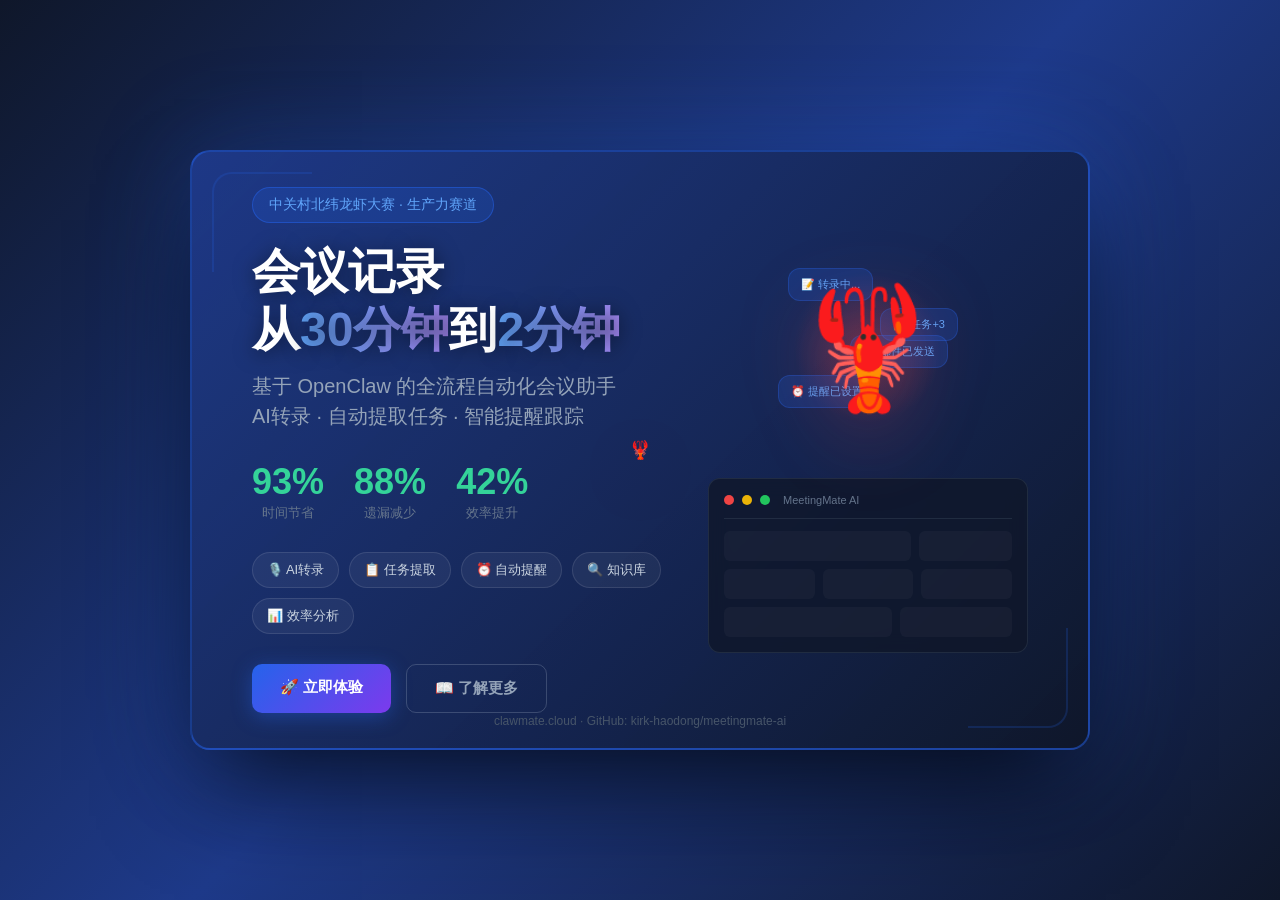
<file: poster.html>
<!DOCTYPE html>
<html lang="zh-CN">
<head>
    <meta charset="UTF-8">
    <meta name="viewport" content="width=device-width, initial-scale=1.0">
    <title>MeetingMate AI - 龙虾大赛海报</title>
    <style>
        * { margin: 0; padding: 0; box-sizing: border-box; }
        body {
            background: linear-gradient(135deg, #0f172a 0%, #1e3a8a 50%, #0f172a 100%);
            min-height: 100vh;
            display: flex;
            justify-content: center;
            align-items: center;
            font-family: -apple-system, BlinkMacSystemFont, 'Segoe UI', sans-serif;
            overflow: hidden;
        }
        .poster {
            width: 900px;
            height: 600px;
            background: linear-gradient(135deg, rgba(30, 58, 138, 0.95), rgba(15, 23, 42, 0.98));
            border-radius: 20px;
            border: 2px solid rgba(37, 99, 235, 0.5);
            box-shadow: 0 50px 100px -20px rgba(0, 0, 0, 0.8),
                        0 0 100px rgba(37, 99, 235, 0.3);
            position: relative;
            overflow: hidden;
            display: flex;
            padding: 60px;
        }
        
        /* 背景装饰 */
        .bg-pattern {
            position: absolute;
            top: 0;
            left: 0;
            right: 0;
            bottom: 0;
            opacity: 0.03;
            background-image: 
                repeating-linear-gradient(0deg, transparent, transparent 40px, rgba(255,255,255,0.1) 40px, rgba(255,255,255,0.1) 41px),
                repeating-linear-gradient(90deg, transparent, transparent 40px, rgba(255,255,255,0.1) 40px, rgba(255,255,255,0.1) 41px);
        }
        
        /* 左侧内容 */
        .content {
            flex: 1;
            z-index: 1;
            display: flex;
            flex-direction: column;
            justify-content: center;
        }
        
        .badge {
            display: inline-flex;
            align-items: center;
            gap: 8px;
            background: rgba(37, 99, 235, 0.2);
            border: 1px solid rgba(37, 99, 235, 0.5);
            padding: 8px 16px;
            border-radius: 20px;
            color: #60a5fa;
            font-size: 14px;
            margin-bottom: 20px;
            width: fit-content;
        }
        
        .badge .lobster {
            font-size: 18px;
            animation: wave 2s ease-in-out infinite;
        }
        
        @keyframes wave {
            0%, 100% { transform: rotate(-10deg); }
            50% { transform: rotate(10deg); }
        }
        
        h1 {
            color: #fff;
            font-size: 48px;
            font-weight: 800;
            margin-bottom: 12px;
            line-height: 1.2;
            text-shadow: 0 2px 20px rgba(0,0,0,0.5);
        }
        
        h1 .highlight {
            background: linear-gradient(90deg, #60a5fa, #a78bfa);
            -webkit-background-clip: text;
            -webkit-text-fill-color: transparent;
            background-clip: text;
        }
        
        .subtitle {
            color: #94a3b8;
            font-size: 20px;
            margin-bottom: 30px;
            line-height: 1.5;
        }
        
        .stats {
            display: flex;
            gap: 30px;
            margin-bottom: 30px;
        }
        
        .stat-item {
            text-align: center;
        }
        
        .stat-value {
            font-size: 36px;
            font-weight: 800;
            color: #fff;
            display: block;
        }
        
        .stat-value.up {
            color: #34d399;
        }
        
        .stat-label {
            font-size: 13px;
            color: #64748b;
            margin-top: 4px;
        }
        
        .features {
            display: flex;
            flex-wrap: wrap;
            gap: 10px;
            margin-bottom: 30px;
        }
        
        .feature-tag {
            background: rgba(255,255,255,0.05);
            border: 1px solid rgba(255,255,255,0.1);
            padding: 8px 14px;
            border-radius: 20px;
            font-size: 13px;
            color: #cbd5e1;
        }
        
        .cta {
            display: flex;
            gap: 15px;
        }
        
        .btn {
            padding: 14px 28px;
            border-radius: 10px;
            font-weight: 600;
            font-size: 15px;
            text-decoration: none;
            transition: all 0.3s;
        }
        
        .btn-primary {
            background: linear-gradient(135deg, #2563eb, #7c3aed);
            color: #fff;
            box-shadow: 0 4px 20px rgba(37, 99, 235, 0.4);
        }
        
        .btn-primary:hover {
            transform: translateY(-2px);
            box-shadow: 0 8px 30px rgba(37, 99, 235, 0.5);
        }
        
        .btn-secondary {
            background: transparent;
            color: #94a3b8;
            border: 1px solid rgba(148, 163, 184, 0.3);
        }
        
        /* 右侧动画区域 */
        .visual {
            width: 320px;
            display: flex;
            flex-direction: column;
            justify-content: center;
            align-items: center;
            position: relative;
        }
        
        .lobster-container {
            position: relative;
            width: 200px;
            height: 200px;
            margin-bottom: 30px;
        }
        
        .lobster {
            font-size: 120px;
            position: absolute;
            top: 50%;
            left: 50%;
            transform: translate(-50%, -50%);
            animation: float 3s ease-in-out infinite;
            filter: drop-shadow(0 20px 40px rgba(239, 68, 68, 0.4));
            z-index: 2;
        }
        
        @keyframes float {
            0%, 100% { transform: translate(-50%, -50%) translateY(0); }
            50% { transform: translate(-50%, -50%) translateY(-15px); }
        }
        
        .glow {
            position: absolute;
            width: 150px;
            height: 150px;
            background: radial-gradient(circle, rgba(239, 68, 68, 0.3) 0%, transparent 70%);
            border-radius: 50%;
            top: 50%;
            left: 50%;
            transform: translate(-50%, -50%);
            animation: pulse 2s ease-in-out infinite;
        }
        
        @keyframes pulse {
            0%, 100% { transform: translate(-50%, -50%) scale(1); opacity: 0.5; }
            50% { transform: translate(-50%, -50%) scale(1.2); opacity: 0.8; }
        }
        
        /* 会议气泡 */
        .bubbles {
            position: absolute;
            width: 100%;
            height: 100%;
        }
        
        .bubble {
            position: absolute;
            background: rgba(37, 99, 235, 0.2);
            border: 1px solid rgba(37, 99, 235, 0.3);
            border-radius: 12px;
            padding: 8px 12px;
            font-size: 11px;
            color: #60a5fa;
            animation: float-up 4s ease-in-out infinite;
        }
        
        .bubble:nth-child(1) {
            top: 10%;
            left: 10%;
            animation-delay: 0s;
        }
        
        .bubble:nth-child(2) {
            top: 30%;
            right: 5%;
            animation-delay: 1s;
        }
        
        .bubble:nth-child(3) {
            bottom: 20%;
            left: 5%;
            animation-delay: 2s;
        }
        
        .bubble:nth-child(4) {
            bottom: 40%;
            right: 10%;
            animation-delay: 3s;
        }
        
        @keyframes float-up {
            0%, 100% { transform: translateY(0); opacity: 0.6; }
            50% { transform: translateY(-20px); opacity: 1; }
        }
        
        /* 产品界面预览 */
        .ui-preview {
            background: rgba(15, 23, 42, 0.8);
            border: 1px solid rgba(51, 65, 85, 0.5);
            border-radius: 12px;
            padding: 15px;
            width: 100%;
            backdrop-filter: blur(10px);
        }
        
        .ui-header {
            display: flex;
            align-items: center;
            gap: 8px;
            margin-bottom: 12px;
            padding-bottom: 12px;
            border-bottom: 1px solid rgba(51, 65, 85, 0.5);
        }
        
        .dot {
            width: 10px;
            height: 10px;
            border-radius: 50%;
        }
        
        .dot.red { background: #ef4444; }
        .dot.yellow { background: #eab308; }
        .dot.green { background: #22c55e; }
        
        .ui-title {
            font-size: 11px;
            color: #64748b;
            margin-left: 5px;
        }
        
        .ui-content {
            display: flex;
            flex-direction: column;
            gap: 8px;
        }
        
        .ui-row {
            display: flex;
            gap: 8px;
        }
        
        .ui-box {
            background: rgba(255,255,255,0.03);
            border-radius: 6px;
            height: 30px;
            flex: 1;
            animation: shimmer 2s infinite;
        }
        
        @keyframes shimmer {
            0% { background: rgba(255,255,255,0.03); }
            50% { background: rgba(255,255,255,0.06); }
            100% { background: rgba(255,255,255,0.03); }
        }
        
        /* 角落装饰 */
        .corner {
            position: absolute;
            width: 100px;
            height: 100px;
            border: 2px solid rgba(37, 99, 235, 0.2);
        }
        
        .corner.top-left {
            top: 20px;
            left: 20px;
            border-right: none;
            border-bottom: none;
            border-radius: 20px 0 0 0;
        }
        
        .corner.bottom-right {
            bottom: 20px;
            right: 20px;
            border-left: none;
            border-top: none;
            border-radius: 0 0 20px 0;
        }
        
        /* 底部链接 */
        .footer {
            position: absolute;
            bottom: 20px;
            left: 0;
            right: 0;
            text-align: center;
            font-size: 12px;
            color: #475569;
        }
    </style>
</head>
<body>
    <div class="poster">
        <div class="bg-pattern"></div>
        <div class="corner top-left"></div>
        <div class="corner bottom-right"></div>
        
        <div class="content">
            <div class="badge">
                <span class="lobster">🦞</span>
                <span>中关村北纬龙虾大赛 · 生产力赛道</span>
            </div>
            
            <h1>
                会议记录<br>
                从<span class="highlight">30分钟</span>到<span class="highlight">2分钟</span>
            </h1>
            
            <p class="subtitle">
                基于 OpenClaw 的全流程自动化会议助手<br>
                AI转录 · 自动提取任务 · 智能提醒跟踪
            </p>
            
            <div class="stats">
                <div class="stat-item">
                    <span class="stat-value up">93%</span>
                    <span class="stat-label">时间节省</span>
                </div>
                <div class="stat-item">
                    <span class="stat-value up">88%</span>
                    <span class="stat-label">遗漏减少</span>
                </div>
                <div class="stat-item">
                    <span class="stat-value up">42%</span>
                    <span class="stat-label">效率提升</span>
                </div>
            </div>
            
            <div class="features">
                <span class="feature-tag">🎙️ AI转录</span>
                <span class="feature-tag">📋 任务提取</span>
                <span class="feature-tag">⏰ 自动提醒</span>
                <span class="feature-tag">🔍 知识库</span>
                <span class="feature-tag">📊 效率分析</span>
            </div>
            
            <div class="cta">
                <a href="https://github.com/kirk-haodong/meetingmate-ai" class="btn btn-primary">🚀 立即体验</a>
                <a href="https://clawmate.cloud" class="btn btn-secondary">📖 了解更多</a>
            </div>
        </div>
        
        <div class="visual">
            <div class="lobster-container">
                <div class="glow"></div>
                <div class="lobster">🦞</div>
                
                <div class="bubbles">
                    <div class="bubble">📝 转录中...</div>
                    <div class="bubble">✅ 任务+3</div>
                    <div class="bubble">⏰ 提醒已设置</div>
                    <div class="bubble">📧 邮件已发送</div>
                </div>
            </div>
            
            <div class="ui-preview">
                <div class="ui-header">
                    <span class="dot red"></span>
                    <span class="dot yellow"></span>
                    <span class="dot green"></span>
                    <span class="ui-title">MeetingMate AI</span>
                </div>
                <div class="ui-content">
                    <div class="ui-row">
                        <div class="ui-box" style="flex: 2;"></div>
                        <div class="ui-box"></div>
                    </div>
                    <div class="ui-row">
                        <div class="ui-box"></div>
                        <div class="ui-box"></div>
                        <div class="ui-box"></div>
                    </div>
                    <div class="ui-row">
                        <div class="ui-box" style="flex: 1.5;"></div>
                        <div class="ui-box"></div>
                    </div>
                </div>
            </div>
        </div>
        
        <div class="footer">
            clawmate.cloud · GitHub: kirk-haodong/meetingmate-ai
        </div>
    </div>
</body>
</html>
</file>
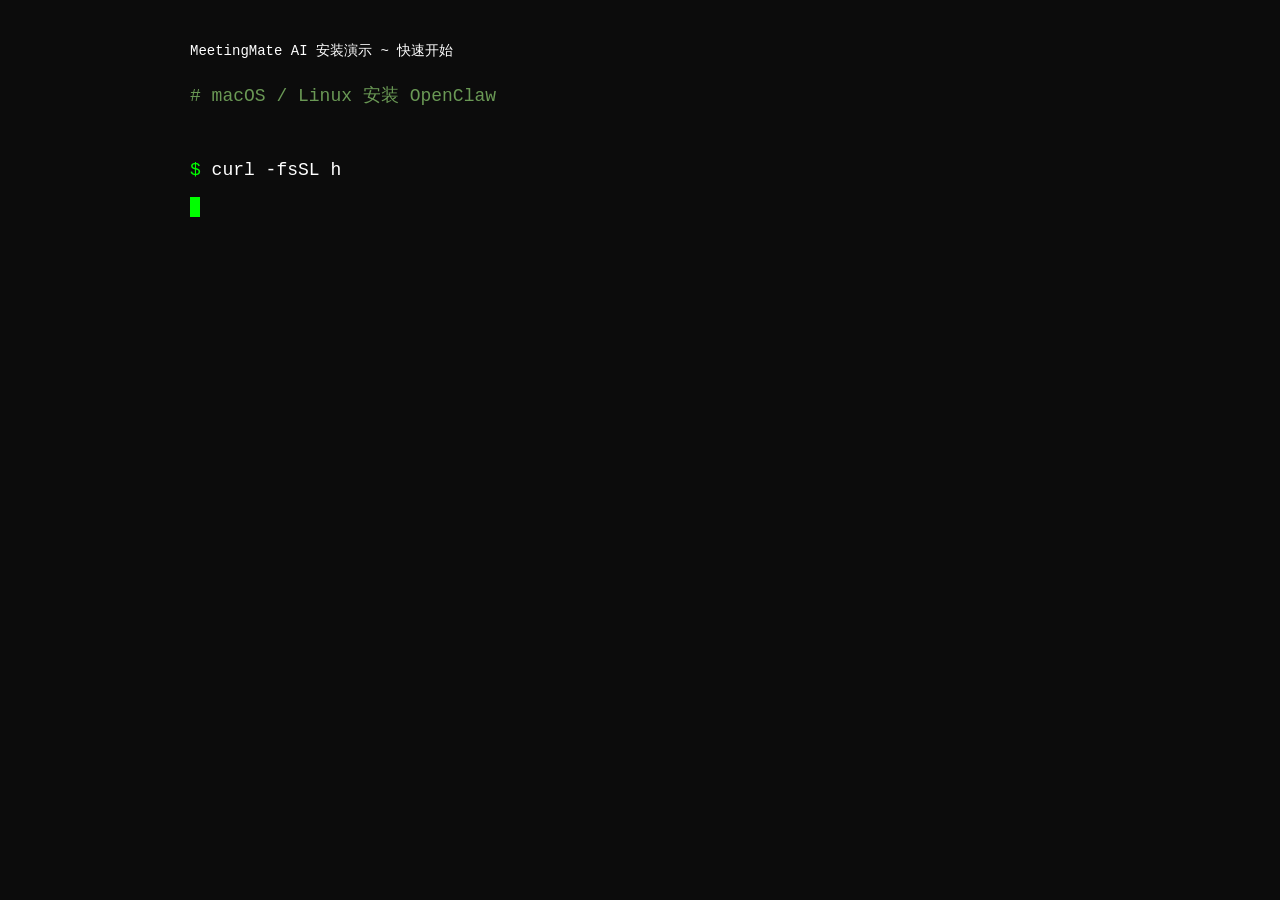
<file: video.html>
<!DOCTYPE html>
<html lang="zh-CN">
<head>
    <meta charset="UTF-8">
    <meta name="viewport" content="width=device-width, initial-scale=1.0">
    <title>MeetingMate AI - 安装演示</title>
    <style>
        * { margin: 0; padding: 0; box-sizing: border-box; }
        body {
            background: #0c0c0c;
            color: #00ff00;
            font-family: 'Courier New', monospace;
            font-size: 18px;
            line-height: 1.6;
            padding: 40px;
            min-height: 100vh;
        }
        .terminal {
            max-width: 900px;
            margin: 0 auto;
        }
        .header {
            color: #fff;
            margin-bottom: 20px;
            font-size: 14px;
        }
        .line {
            margin: 8px 0;
            opacity: 0;
            animation: fadeIn 0.1s forwards;
        }
        .comment { color: #6a9955; }
        .prompt { color: #00ff00; }
        .command { color: #fff; }
        .success { color: #4ec9b0; }
        .cursor {
            display: inline-block;
            width: 10px;
            height: 20px;
            background: #00ff00;
            animation: blink 1s infinite;
            vertical-align: middle;
        }
        @keyframes fadeIn {
            to { opacity: 1; }
        }
        @keyframes blink {
            0%, 50% { opacity: 1; }
            51%, 100% { opacity: 0; }
        }
    </style>
</head>
<body>
    <div class="terminal">
        <div class="header">MeetingMate AI 安装演示 ~ 快速开始</div>
        <div id="content"></div>
        <span class="cursor"></span>
    </div>
    
    <script>
        const lines = [
            { text: '# macOS / Linux 安装 OpenClaw', type: 'comment', delay: 500 },
            { text: '', type: 'empty', delay: 200 },
            { text: '$ curl -fsSL https://openclaw.ai/install.sh | bash', type: 'command', delay: 2500, typeEffect: true },
            { text: '  % Total    % Received % Xferd  Average Speed   Time    Time     Time  Current', type: 'output', delay: 100 },
            { text: '                                 Dload  Upload   Total   Spent    Left  Speed', type: 'output', delay: 100 },
            { text: '100  4588  100  4588    0     0   8921      0 --:--:-- --:--:-- --:--:--  8943', type: 'output', delay: 100 },
            { text: '✓ OpenClaw installed successfully', type: 'success', delay: 500 },
            { text: '', type: 'empty', delay: 300 },
            { text: '# 查看版本', type: 'comment', delay: 300 },
            { text: '$ openclaw --version', type: 'command', delay: 1500, typeEffect: true },
            { text: 'OpenClaw version 1.2.0', type: 'output', delay: 300 },
            { text: '', type: 'empty', delay: 300 },
            { text: '# 配置 API 密钥', type: 'comment', delay: 300 },
            { text: '$ vim ~/.openclaw/config.json', type: 'command', delay: 2000, typeEffect: true },
            { text: '', type: 'empty', delay: 500 },
            { text: '# 安装 MeetingMate Skill', type: 'comment', delay: 300 },
            { text: '$ openclaw install kirk-haodong/meetingmate-ai', type: 'command', delay: 3000, typeEffect: true },
            { text: '✓ Skill installed: meetingmate', type: 'success', delay: 500 },
            { text: '', type: 'empty', delay: 300 },
            { text: '# 处理会议录音', type: 'comment', delay: 300 },
            { text: '$ openclaw run meetingmate --audio meeting.mp3', type: 'command', delay: 3500, typeEffect: true },
            { text: '🎙️  正在转录会议...', type: 'output', delay: 800 },
            { text: '📝  提取会议要点...', type: 'output', delay: 800 },
            { text: '📋  识别待办任务...', type: 'output', delay: 800 },
            { text: '⏰  设置自动提醒...', type: 'output', delay: 800 },
            { text: '✓ 会议处理完成', type: 'success', delay: 500 },
            { text: '', type: 'empty', delay: 300 },
            { text: '# 查看生成的会议纪要', type: 'comment', delay: 300 },
            { text: '$ cat meeting_output/summary.md', type: 'command', delay: 2000, typeEffect: true },
            { text: '', type: 'empty', delay: 200 },
            { text: '# 📅 产品周会 - 2026.03.19', type: 'output', delay: 200 },
            { text: '', type: 'empty', delay: 100 },
            { text: '## 🎯 会议要点', type: 'output', delay: 100 },
            { text: '1. Q2产品路线图确定', type: 'output', delay: 100 },
            { text: '2. 新功能需求讨论', type: 'output', delay: 100 },
            { text: '', type: 'empty', delay: 100 },
            { text: '## ✅ 待办任务', type: 'output', delay: 100 },
            { text: '- [ ] 完成用户调研报告 (张三, 3-20)', type: 'output', delay: 100 },
            { text: '- [ ] 设计新版首页原型 (李四, 3-22)', type: 'output', delay: 100 },
            { text: '- [ ] 准备比赛演示材料 (王五, 3-25)', type: 'output', delay: 100 },
        ];
        
        let currentLine = 0;
        const contentDiv = document.getElementById('content');
        
        function typeText(element, text, speed = 30) {
            return new Promise(resolve => {
                let i = 0;
                const timer = setInterval(() => {
                    element.textContent += text[i];
                    i++;
                    if (i >= text.length) {
                        clearInterval(timer);
                        resolve();
                    }
                }, speed);
            });
        }
        
        async function showLines() {
            for (const line of lines) {
                const div = document.createElement('div');
                div.className = 'line ' + line.type;
                div.style.animationDelay = '0s';
                contentDiv.appendChild(div);
                
                if (line.type === 'empty') {
                    div.innerHTML = '&nbsp;';
                } else if (line.type === 'command') {
                    div.innerHTML = '<span class="prompt">$ </span>';
                    const span = document.createElement('span');
                    span.className = 'command';
                    div.appendChild(span);
                    if (line.typeEffect) {
                        await typeText(span, line.text.replace('$ ', ''), 30);
                    } else {
                        span.textContent = line.text.replace('$ ', '');
                    }
                } else {
                    div.textContent = line.text;
                }
                
                div.style.opacity = '1';
                
                await new Promise(r => setTimeout(r, line.delay));
                
                // 自动滚动到底部
                window.scrollTo(0, document.body.scrollHeight);
            }
        }
        
        showLines();
    </script>
</body>
</html>
</file>
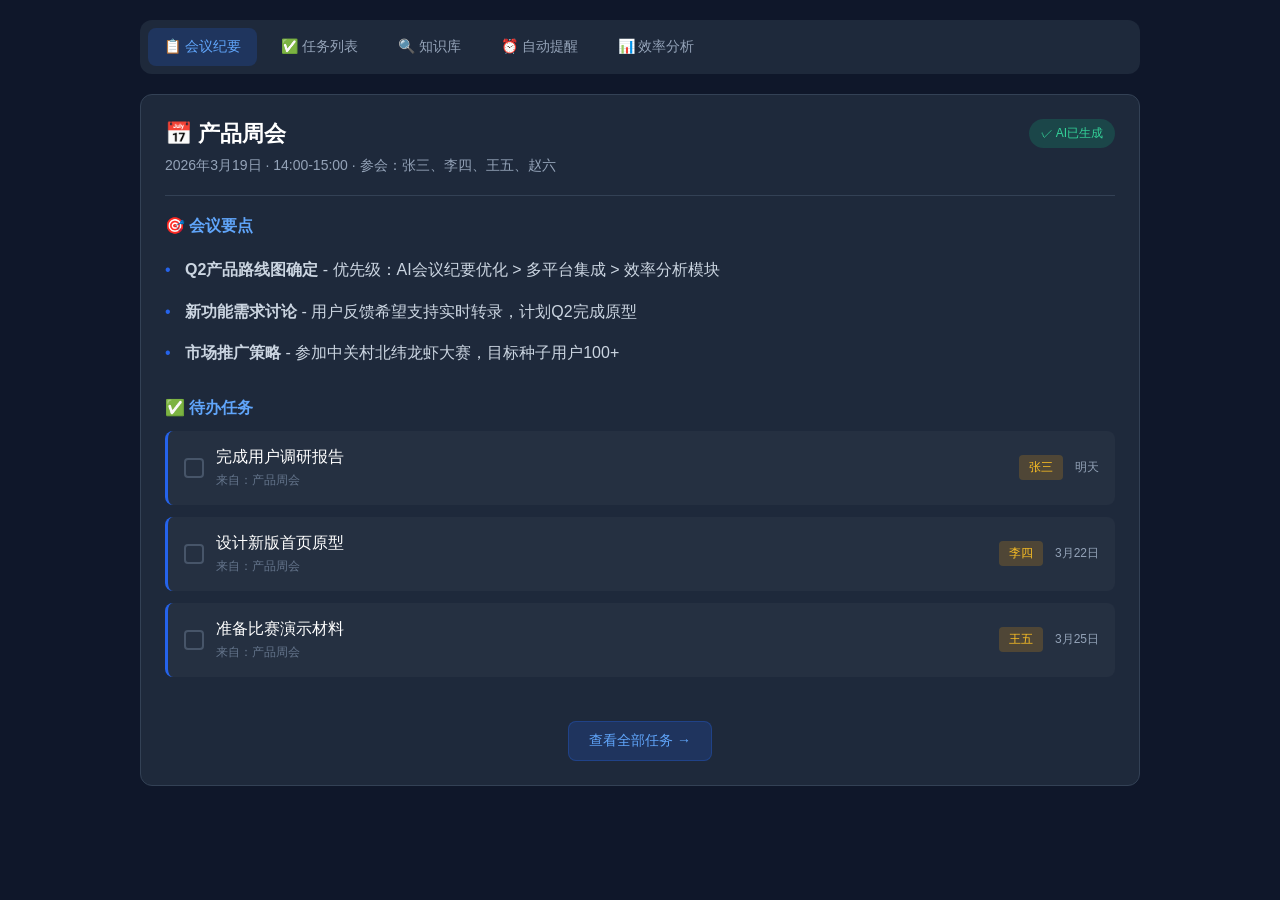
<file: static/images/screenshots/01_meeting_notes.html>
<!DOCTYPE html>
<html lang="zh-CN">
<head>
    <meta charset="UTF-8">
    <meta name="viewport" content="width=device-width, initial-scale=1.0">
    <title>MeetingMate AI - 产品演示</title>
    <style>
        * { margin: 0; padding: 0; box-sizing: border-box; }
        body {
            font-family: -apple-system, BlinkMacSystemFont, 'Segoe UI', Roboto, sans-serif;
            background: #0f172a;
            color: #e2e8f0;
            min-height: 100vh;
            overflow: auto;
            padding: 20px;
        }
        .app {
            max-width: 1000px;
            margin: 0 auto;
        }
        .top-nav {
            display: flex;
            gap: 8px;
            margin-bottom: 20px;
            padding: 8px;
            background: #1e293b;
            border-radius: 12px;
            overflow-x: auto;
        }
        .nav-item {
            padding: 10px 16px;
            border-radius: 8px;
            color: #94a3b8;
            font-size: 14px;
            white-space: nowrap;
            cursor: pointer;
            transition: all 0.2s;
            user-select: none;
        }
        .nav-item:hover {
            background: rgba(255,255,255,0.05);
            color: #fff;
        }
        .nav-item.active {
            background: rgba(37, 99, 235, 0.2);
            color: #60a5fa;
        }
        .content-area {
            background: #1e293b;
            border: 1px solid #334155;
            border-radius: 12px;
            padding: 24px;
            min-height: 400px;
        }
        
        /* 会议纪要样式 */
        .meeting-header {
            display: flex;
            justify-content: space-between;
            align-items: start;
            margin-bottom: 20px;
            padding-bottom: 20px;
            border-bottom: 1px solid #334155;
        }
        .meeting-title h2 {
            font-size: 22px;
            color: #fff;
            margin-bottom: 8px;
        }
        .meeting-meta {
            color: #94a3b8;
            font-size: 14px;
        }
        .meeting-badge {
            background: rgba(16, 185, 129, 0.2);
            color: #34d399;
            padding: 6px 12px;
            border-radius: 20px;
            font-size: 12px;
        }
        .section { margin-bottom: 24px; }
        .section h3 {
            font-size: 16px;
            color: #60a5fa;
            margin-bottom: 12px;
        }
        .section ul {
            list-style: none;
            padding-left: 0;
        }
        .section li {
            padding: 8px 0;
            padding-left: 20px;
            position: relative;
            color: #cbd5e1;
            line-height: 1.6;
        }
        .section li::before {
            content: '•';
            position: absolute;
            left: 0;
            color: #2563eb;
        }
        .task-list {
            display: flex;
            flex-direction: column;
            gap: 12px;
        }
        .task-item {
            display: flex;
            align-items: center;
            gap: 12px;
            padding: 16px;
            background: rgba(255,255,255,0.03);
            border-radius: 8px;
            border-left: 3px solid #2563eb;
        }
        .task-checkbox {
            width: 20px;
            height: 20px;
            border: 2px solid #475569;
            border-radius: 4px;
        }
        .task-content { flex: 1; }
        .task-title { color: #fff; margin-bottom: 4px; }
        .task-meta { color: #64748b; font-size: 12px; }
        .task-assignee {
            background: rgba(245, 158, 11, 0.2);
            color: #fbbf24;
            padding: 4px 10px;
            border-radius: 4px;
            font-size: 12px;
        }
        .task-deadline {
            color: #94a3b8;
            font-size: 12px;
        }
        
        /* 任务列表样式 */
        .filter-bar {
            display: flex;
            gap: 8px;
            margin-bottom: 20px;
        }
        .filter-btn {
            padding: 8px 16px;
            border-radius: 20px;
            border: 1px solid #334155;
            background: transparent;
            color: #94a3b8;
            font-size: 13px;
        }
        .filter-btn.active {
            background: #2563eb;
            color: #fff;
            border-color: #2563eb;
        }
        .stats-row {
            display: grid;
            grid-template-columns: repeat(4, 1fr);
            gap: 16px;
            margin-bottom: 20px;
        }
        .stat-card {
            background: rgba(255,255,255,0.03);
            border-radius: 12px;
            padding: 16px;
            text-align: center;
        }
        .stat-value {
            font-size: 28px;
            font-weight: 700;
            color: #fff;
            margin-bottom: 4px;
        }
        .stat-label {
            color: #64748b;
            font-size: 13px;
        }
        .task-table-header {
            display: grid;
            grid-template-columns: 40px 2fr 100px 100px 80px 80px;
            gap: 12px;
            padding: 14px 16px;
            background: rgba(255,255,255,0.02);
            border-bottom: 1px solid #334155;
            color: #64748b;
            font-size: 12px;
        }
        .task-row {
            display: grid;
            grid-template-columns: 40px 2fr 100px 100px 80px 80px;
            gap: 12px;
            padding: 14px 16px;
            border-bottom: 1px solid #334155;
            align-items: center;
        }
        .avatar {
            width: 24px;
            height: 24px;
            border-radius: 50%;
            background: linear-gradient(135deg, #2563eb, #7c3aed);
            display: flex;
            align-items: center;
            justify-content: center;
            font-size: 11px;
            color: #fff;
        }
        .priority-high {
            background: rgba(239, 68, 68, 0.2);
            color: #f87171;
            padding: 3px 8px;
            border-radius: 4px;
            font-size: 11px;
        }
        .status {
            background: rgba(37, 99, 235, 0.2);
            color: #60a5fa;
            padding: 3px 8px;
            border-radius: 4px;
            font-size: 11px;
        }
        
        /* 转录样式 */
        .waveform {
            height: 70px;
            background: linear-gradient(90deg, #2563eb, #3b82f6, #60a5fa, #3b82f6, #2563eb);
            border-radius: 4px;
            margin: 16px 0;
        }
        .transcript-item {
            display: flex;
            gap: 12px;
            padding: 10px;
            border-radius: 8px;
        }
        .timestamp {
            color: #64748b;
            font-size: 12px;
            min-width: 50px;
        }
        .speaker {
            color: #60a5fa;
            font-weight: 500;
            min-width: 50px;
            font-size: 14px;
        }
        .highlight {
            background: rgba(245, 158, 11, 0.2);
            color: #fbbf24;
            padding: 2px 6px;
            border-radius: 4px;
        }
        
        /* 知识库样式 */
        .search-box {
            display: flex;
            gap: 12px;
            margin-bottom: 16px;
        }
        .search-input {
            flex: 1;
            padding: 12px 16px;
            background: rgba(255,255,255,0.05);
            border: 1px solid #334155;
            border-radius: 8px;
            color: #fff;
            font-size: 15px;
        }
        .search-btn {
            padding: 12px 24px;
            background: #2563eb;
            color: #fff;
            border: none;
            border-radius: 8px;
            font-size: 15px;
        }
        .search-tags {
            display: flex;
            gap: 8px;
            margin-bottom: 20px;
        }
        .search-tag {
            padding: 6px 12px;
            background: rgba(37, 99, 235, 0.1);
            border: 1px solid rgba(37, 99, 235, 0.3);
            border-radius: 20px;
            font-size: 12px;
            color: #60a5fa;
        }
        .tag {
            padding: 3px 8px;
            background: rgba(16, 185, 129, 0.1);
            color: #34d399;
            border-radius: 4px;
            font-size: 11px;
        }
        .tag.decision {
            background: rgba(245, 158, 11, 0.1);
            color: #fbbf24;
        }
        
        /* 效率分析样式 */
        .bar-chart {
            display: flex;
            align-items: end;
            gap: 20px;
            height: 140px;
            padding: 10px 0;
        }
        .bar-item {
            flex: 1;
            display: flex;
            flex-direction: column;
            align-items: center;
            gap: 8px;
        }
        .bar {
            width: 50px;
            background: linear-gradient(180deg, #3b82f6, #2563eb);
            border-radius: 6px 6px 0 0;
        }
        .pie-chart {
            width: 120px;
            height: 120px;
            border-radius: 50%;
            background: conic-gradient(#3b82f6 0deg 150deg, #8b5cf6 150deg 270deg, #10b981 270deg 360deg);
            margin: 0 auto 16px;
            position: relative;
        }
        .pie-center {
            position: absolute;
            top: 50%;
            left: 50%;
            transform: translate(-50%, -50%);
            width: 70px;
            height: 70px;
            background: #1e293b;
            border-radius: 50%;
            display: flex;
            align-items: center;
            justify-content: center;
            font-size: 20px;
            font-weight: 700;
            color: #fff;
        }
        
        /* 自动提醒样式 */
        .channel-icon {
            width: 44px;
            height: 44px;
            border-radius: 10px;
            background: linear-gradient(135deg, #2563eb, #7c3aed);
            display: flex;
            align-items: center;
            justify-content: center;
            font-size: 20px;
        }
        .reminder-item {
            display: flex;
            align-items: center;
            gap: 12px;
            padding: 12px;
            background: rgba(255,255,255,0.03);
            border-radius: 8px;
            border-left: 3px solid #2563eb;
            margin-bottom: 10px;
        }
        .reminder-time {
            width: 60px;
            color: #60a5fa;
            font-weight: 600;
            font-size: 13px;
        }
        .reminder-target {
            padding: 3px 8px;
            background: rgba(245, 158, 11, 0.2);
            color: #fbbf24;
            border-radius: 4px;
            font-size: 11px;
        }
        .channel-status {
            padding: 5px 10px;
            background: rgba(16, 185, 129, 0.2);
            color: #34d399;
            border-radius: 20px;
            font-size: 11px;
        }
        
        .view-all-btn {
            display: inline-block;
            margin-top: 20px;
            padding: 10px 20px;
            background: rgba(37, 99, 235, 0.2);
            color: #60a5fa;
            border-radius: 8px;
            text-decoration: none;
            font-size: 14px;
            cursor: pointer;
            border: 1px solid rgba(37, 99, 235, 0.3);
        }
        .view-all-btn:hover {
            background: rgba(37, 99, 235, 0.3);
        }
    </style>
</head>
<body>
    <div class="app">
        <div class="top-nav">
            <div class="nav-item active" onclick="showView('notes')">📋 会议纪要</div>
            <div class="nav-item" onclick="showView('tasks')">✅ 任务列表</div>
            <div class="nav-item" onclick="showView('search')">🔍 知识库</div>
            <div class="nav-item" onclick="showView('reminder')">⏰ 自动提醒</div>
            <div class="nav-item" onclick="showView('analytics')">📊 效率分析</div>
        </div>
        
        <div class="content-area" id="contentArea">
            <!-- 会议纪要 -->
            <div id="view-notes">
                <div class="meeting-header">
                    <div class="meeting-title">
                        <h2>📅 产品周会</h2>
                        <div class="meeting-meta">2026年3月19日 · 14:00-15:00 · 参会：张三、李四、王五、赵六</div>
                    </div>
                    <span class="meeting-badge">✓ AI已生成</span>
                </div>
                
                <div class="section">
                    <h3>🎯 会议要点</h3>
                    <ul>
                        <li><strong>Q2产品路线图确定</strong> - 优先级：AI会议纪要优化 > 多平台集成 > 效率分析模块</li>
                        <li><strong>新功能需求讨论</strong> - 用户反馈希望支持实时转录，计划Q2完成原型</li>
                        <li><strong>市场推广策略</strong> - 参加中关村北纬龙虾大赛，目标种子用户100+</li>
                    </ul>
                </div>
                
                <div class="section">
                    <h3>✅ 待办任务</h3>
                    <div class="task-list">
                        <div class="task-item">
                            <div class="task-checkbox"></div>
                            <div class="task-content">
                                <div class="task-title">完成用户调研报告</div>
                                <div class="task-meta">来自：产品周会</div>
                            </div>
                            <span class="task-assignee">张三</span>
                            <span class="task-deadline">明天</span>
                        </div>
                        <div class="task-item">
                            <div class="task-checkbox"></div>
                            <div class="task-content">
                                <div class="task-title">设计新版首页原型</div>
                                <div class="task-meta">来自：产品周会</div>
                            </div>
                            <span class="task-assignee">李四</span>
                            <span class="task-deadline">3月22日</span>
                        </div>
                        <div class="task-item">
                            <div class="task-checkbox"></div>
                            <div class="task-content">
                                <div class="task-title">准备比赛演示材料</div>
                                <div class="task-meta">来自：产品周会</div>
                            </div>
                            <span class="task-assignee">王五</span>
                            <span class="task-deadline">3月25日</span>
                        </div>
                    </div>
                </div>
                <div style="text-align: center;">
                    <a class="view-all-btn" onclick="showView('tasks')">查看全部任务 →</a>
                </div>
            </div>
            
            <!-- 任务列表 -->
            <div id="view-tasks" style="display: none;">
                <div class="filter-bar">
                    <div class="filter-btn active">全部</div>
                    <div class="filter-btn">待处理</div>
                    <div class="filter-btn">进行中</div>
                    <div class="filter-btn">已逾期</div>
                </div>
                
                <div class="stats-row">
                    <div class="stat-card">
                        <div class="stat-value">5</div>
                        <div class="stat-label">待办任务</div>
                    </div>
                    <div class="stat-card">
                        <div class="stat-value">2</div>
                        <div class="stat-label">进行中</div>
                    </div>
                    <div class="stat-card">
                        <div class="stat-value" style="color: #f87171;">1</div>
                        <div class="stat-label">已逾期</div>
                    </div>
                    <div class="stat-card">
                        <div class="stat-value" style="color: #34d399;">12</div>
                        <div class="stat-label">已完成</div>
                    </div>
                </div>
                
                <div class="task-table-header">
                    <div></div>
                    <div>任务内容</div>
                    <div>负责人</div>
                    <div>截止日期</div>
                    <div>优先级</div>
                    <div>状态</div>
                </div>
                <div class="task-row">
                    <div><div class="task-checkbox"></div></div>
                    <div>
                        <div style="color: #fff; font-size: 14px;">完成用户调研报告</div>
                        <div style="color: #64748b; font-size: 12px;">来自：产品周会</div>
                    </div>
                    <div style="display:flex;align-items:center;gap:6px;">
                        <div class="avatar">张</div>
                        <span style="font-size:13px;">张三</span>
                    </div>
                    <div style="color: #94a3b8; font-size: 13px;">3月20日</div>
                    <div><span class="priority-high">高</span></div>
                    <div><span class="status">待处理</span></div>
                </div>
                <div class="task-row">
                    <div><div class="task-checkbox"></div></div>
                    <div>
                        <div style="color: #fff; font-size: 14px;">设计新版首页原型</div>
                        <div style="color: #64748b; font-size: 12px;">来自：产品周会</div>
                    </div>
                    <div style="display:flex;align-items:center;gap:6px;">
                        <div class="avatar">李</div>
                        <span style="font-size:13px;">李四</span>
                    </div>
                    <div style="color: #94a3b8; font-size: 13px;">3月22日</div>
                    <div><span class="priority-high">高</span></div>
                    <div><span class="status">进行中</span></div>
                </div>
                <div class="task-row">
                    <div><div class="task-checkbox"></div></div>
                    <div>
                        <div style="color: #fff; font-size: 14px;">更新API文档 ⚠️ 逾期</div>
                        <div style="color: #64748b; font-size: 12px;">来自：技术评审会</div>
                    </div>
                    <div style="display:flex;align-items:center;gap:6px;">
                        <div class="avatar">张</div>
                        <span style="font-size:13px;">张三</span>
                    </div>
                    <div style="color: #f87171; font-size: 13px;">3月18日</div>
                    <div><span class="priority-high">高</span></div>
                    <div><span class="status">待处理</span></div>
                </div>
            </div>
            
            <!-- 知识库 -->
            <div id="view-search" style="display: none;">
                <div class="search-box">
                    <input type="text" class="search-input" value="Q2产品路线图" placeholder="搜索历史会议、决策、任务...">
                    <button class="search-btn">搜索</button>
                </div>
                <div class="search-tags">
                    <span class="search-tag">🕐 最近30天</span>
                    <span class="search-tag">👤 张三</span>
                    <span class="search-tag">📌 重要决策</span>
                    <span class="search-tag">🎯 Q2规划</span>
                </div>
                <div style="color: #94a3b8; font-size: 14px; margin-bottom: 16px;">找到 <strong style="color: #fff;">3</strong> 个相关会议</div>
                
                <div style="background: rgba(255,255,255,0.03); border-radius: 12px; padding: 16px; margin-bottom: 12px;">
                    <div style="display: flex; justify-content: space-between; margin-bottom: 10px;">
                        <div>
                            <div style="color: #fff; font-size: 16px; font-weight: 600; margin-bottom: 4px;">📅 <span style="background: rgba(245, 158, 11, 0.2); color: #fbbf24; padding: 2px 6px; border-radius: 4px;">产品周会</span></div>
                            <div style="color: #64748b; font-size: 12px;">参会：张三、李四、王五、赵六 · 时长：60分钟</div>
                        </div>
                        <div style="background: rgba(255,255,255,0.05); padding: 4px 10px; border-radius: 6px; font-size: 12px; color: #94a3b8;">2026-03-19</div>
                    </div>
                    <div style="color: #94a3b8; font-size: 13px; line-height: 1.5; margin-bottom: 10px;">
                        ...确定了<strong style="color: #fbbf24;">Q2产品路线图</strong>，优先级为：AI会议纪要功能优化 > 多平台集成...
                    </div>
                    <div style="display: flex; gap: 6px;">
                        <span class="tag">🎯 3个要点</span>
                        <span class="tag decision">💡 1个决策</span>
                        <span class="tag">✅ 4个任务</span>
                    </div>
                </div>
                
                <div style="background: rgba(255,255,255,0.03); border-radius: 12px; padding: 16px;">
                    <div style="display: flex; justify-content: space-between; margin-bottom: 10px;">
                        <div>
                            <div style="color: #fff; font-size: 16px; font-weight: 600; margin-bottom: 4px;">📅 技术评审会</div>
                            <div style="color: #64748b; font-size: 12px;">参会：张三、李四、赵六 · 时长：90分钟</div>
                        </div>
                        <div style="background: rgba(255,255,255,0.05); padding: 4px 10px; border-radius: 6px; font-size: 12px; color: #94a3b8;">2026-03-17</div>
                    </div>
                    <div style="color: #94a3b8; font-size: 13px; line-height: 1.5; margin-bottom: 10px;">
                        ...讨论了<strong style="color: #fbbf24;">Q2</strong>技术架构调整方案，确定了采用MiniMax作为备用AI模型...
                    </div>
                    <div style="display: flex; gap: 6px;">
                        <span class="tag">🎯 4个要点</span>
                        <span class="tag decision">💡 2个决策</span>
                        <span class="tag">✅ 5个任务</span>
                    </div>
                </div>
            </div>
            
            <!-- 自动提醒 -->
            <div id="view-reminder" style="display: none;">
                <div class="stats-row" style="grid-template-columns: repeat(3, 1fr);">
                    <div class="stat-card">
                        <div class="stat-value" style="color: #34d399;">156</div>
                        <div class="stat-label">本月已发送</div>
                    </div>
                    <div class="stat-card">
                        <div class="stat-value">98.5%</div>
                        <div class="stat-label">送达成功率</div>
                    </div>
                    <div class="stat-card">
                        <div class="stat-value" style="color: #fbbf24;">12</div>
                        <div class="stat-label">待发送</div>
                    </div>
                </div>
                
                <div style="background: rgba(255,255,255,0.03); border-radius: 12px; padding: 20px; margin-bottom: 16px;">
                    <div style="display: flex; align-items: center; gap: 12px; margin-bottom: 16px;">
                        <div class="channel-icon">📧</div>
                        <div style="flex: 1;">
                            <div style="color: #fff; font-size: 16px; margin-bottom: 2px;">邮件通知</div>
                            <div style="color: #64748b; font-size: 12px;">会议纪要自动发送给参会人员</div>
                        </div>
                        <span class="channel-status">✓ 已启用</span>
                    </div>
                    
                    <div class="reminder-item">
                        <span class="reminder-time">会前</span>
                        <div style="flex: 1;">
                            <div style="color: #fff; font-size: 13px; margin-bottom: 2px;">会议开始提醒</div>
                            <div style="color: #64748b; font-size: 11px;">会议开始前5分钟发送提醒</div>
                        </div>
                        <span class="reminder-target">所有参会人</span>
                    </div>
                    <div class="reminder-item">
                        <span class="reminder-time">会后</span>
                        <div style="flex: 1;">
                            <div style="color: #fff; font-size: 13px; margin-bottom: 2px;">会议纪要发送</div>
                            <div style="color: #64748b; font-size: 11px;">会议结束5分钟内自动发送纪要</div>
                        </div>
                        <span class="reminder-target">所有参会人</span>
                    </div>
                    <div class="reminder-item">
                        <span class="reminder-time">到期前</span>
                        <div style="flex: 1;">
                            <div style="color: #fff; font-size: 13px; margin-bottom: 2px;">任务截止提醒</div>
                            <div style="color: #64748b; font-size: 11px;">任务到期前1天、4小时、1小时提醒</div>
                        </div>
                        <span class="reminder-target">任务负责人</span>
                    </div>
                    <div class="reminder-item">
                        <span class="reminder-time" style="color: #f87171;">逾期</span>
                        <div style="flex: 1;">
                            <div style="color: #fff; font-size: 13px; margin-bottom: 2px;">逾期升级提醒</div>
                            <div style="color: #64748b; font-size: 11px;">任务逾期自动抄送上级</div>
                        </div>
                        <span class="reminder-target">上级+负责人</span>
                    </div>
                </div>
                
                <div style="background: rgba(255,255,255,0.03); border-radius: 12px; padding: 16px; margin-bottom: 12px;">
                    <div style="display: flex; align-items: center; gap: 12px;">
                        <div class="channel-icon" style="background: linear-gradient(135deg, #10b981, #059669);">💬</div>
                        <div style="flex: 1;">
                            <div style="color: #fff; font-size: 16px; margin-bottom: 2px;">飞书机器人</div>
                            <div style="color: #64748b; font-size: 12px;">群聊Bot推送+个人消息</div>
                        </div>
                        <span class="channel-status">✓ 已启用</span>
                    </div>
                </div>
                
                <div style="background: rgba(255,255,255,0.03); border-radius: 12px; padding: 16px;">
                    <div style="display: flex; align-items: center; gap: 12px;">
                        <div class="channel-icon" style="background: linear-gradient(135deg, #f59e0b, #d97706);">🔔</div>
                        <div style="flex: 1;">
                            <div style="color: #fff; font-size: 16px; margin-bottom: 2px;">钉钉机器人</div>
                            <div style="color: #64748b; font-size: 12px;">工作通知+待办提醒</div>
                        </div>
                        <span class="channel-status">✓ 已启用</span>
                    </div>
                </div>
            </div>
            
            <!-- 效率分析 -->
            <div id="view-analytics" style="display: none;">
                <div class="stats-row">
                    <div class="stat-card">
                        <div style="font-size: 24px; margin-bottom: 8px;">📅</div>
                        <div class="stat-value">12</div>
                        <div class="stat-label">本月会议数</div>
                        <div style="color: #34d399; font-size: 12px; margin-top: 6px;">↑ 20%</div>
                    </div>
                    <div class="stat-card">
                        <div style="font-size: 24px; margin-bottom: 8px;">⏱️</div>
                        <div class="stat-value">18.5</div>
                        <div class="stat-label">总时长(h)</div>
                        <div style="color: #34d399; font-size: 12px; margin-top: 6px;">↓ 15%</div>
                    </div>
                    <div class="stat-card">
                        <div style="font-size: 24px; margin-bottom: 8px;">✅</div>
                        <div class="stat-value" style="color: #34d399;">85%</div>
                        <div class="stat-label">任务完成率</div>
                        <div style="color: #34d399; font-size: 12px; margin-top: 6px;">↑ 12%</div>
                    </div>
                    <div class="stat-card">
                        <div style="font-size: 24px; margin-bottom: 8px;">⚡</div>
                        <div class="stat-value">52</div>
                        <div class="stat-label">平均时长(分)</div>
                        <div style="color: #34d399; font-size: 12px; margin-top: 6px;">↓ 8分</div>
                    </div>
                </div>
                
                <div style="display: grid; grid-template-columns: 2fr 1fr; gap: 16px;">
                    <div style="background: rgba(255,255,255,0.03); border-radius: 12px; padding: 20px;">
                        <div style="color: #fff; font-size: 14px; font-weight: 600; margin-bottom: 16px;">📈 每周会议时长趋势</div>
                        <div class="bar-chart">
                            <div class="bar-item">
                                <div style="color: #fff; font-size: 13px; font-weight: 600;">4.5h</div>
                                <div class="bar" style="height: 50px;"></div>
                                <div style="color: #64748b; font-size: 12px;">第1周</div>
                            </div>
                            <div class="bar-item">
                                <div style="color: #fff; font-size: 13px; font-weight: 600;">6.0h</div>
                                <div class="bar" style="height: 80px;"></div>
                                <div style="color: #64748b; font-size: 12px;">第2周</div>
                            </div>
                            <div class="bar-item">
                                <div style="color: #fff; font-size: 13px; font-weight: 600;">3.5h</div>
                                <div class="bar" style="height: 40px;"></div>
                                <div style="color: #64748b; font-size: 12px;">第3周</div>
                            </div>
                            <div class="bar-item">
                                <div style="color: #fff; font-size: 13px; font-weight: 600;">4.5h</div>
                                <div class="bar" style="height: 50px;"></div>
                                <div style="color: #64748b; font-size: 12px;">第4周</div>
                            </div>
                        </div>
                    </div>
                    
                    <div style="background: rgba(255,255,255,0.03); border-radius: 12px; padding: 20px;">
                        <div style="color: #fff; font-size: 14px; font-weight: 600; margin-bottom: 16px;">🥧 会议类型分布</div>
                        <div class="pie-chart">
                            <div class="pie-center">12</div>
                        </div>
                        <div style="display: flex; flex-direction: column; gap: 8px;">
                            <div style="display: flex; align-items: center; gap: 8px; font-size: 12px;">
                                <div style="width: 12px; height: 12px; background: #3b82f6; border-radius: 3px;"></div>
                                <span style="color: #94a3b8;">产品会议</span>
                                <span style="color: #fff; margin-left: auto; font-weight: 600;">5</span>
                            </div>
                            <div style="display: flex; align-items: center; gap: 8px; font-size: 12px;">
                                <div style="width: 12px; height: 12px; background: #8b5cf6; border-radius: 3px;"></div>
                                <span style="color: #94a3b8;">技术评审</span>
                                <span style="color: #fff; margin-left: auto; font-weight: 600;">4</span>
                            </div>
                            <div style="display: flex; align-items: center; gap: 8px; font-size: 12px;">
                                <div style="width: 12px; height: 12px; background: #10b981; border-radius: 3px;"></div>
                                <span style="color: #94a3b8;">客户沟通</span>
                                <span style="color: #fff; margin-left: auto; font-weight: 600;">3</span>
                            </div>
                        </div>
                    </div>
                </div>
            </div>
        </div>
    </div>
    
    <script>
        function showView(viewName) {
            // 隐藏所有视图
            document.getElementById('view-notes').style.display = 'none';
            document.getElementById('view-tasks').style.display = 'none';
            document.getElementById('view-search').style.display = 'none';
            document.getElementById('view-reminder').style.display = 'none';
            document.getElementById('view-analytics').style.display = 'none';
            
            // 显示选中的视图
            document.getElementById('view-' + viewName).style.display = 'block';
            
            // 更新导航状态
            const navItems = document.querySelectorAll('.nav-item');
            navItems.forEach(item => item.classList.remove('active'));
            event.target.classList.add('active');
        }
    </script>
</body>
</html>
</file>
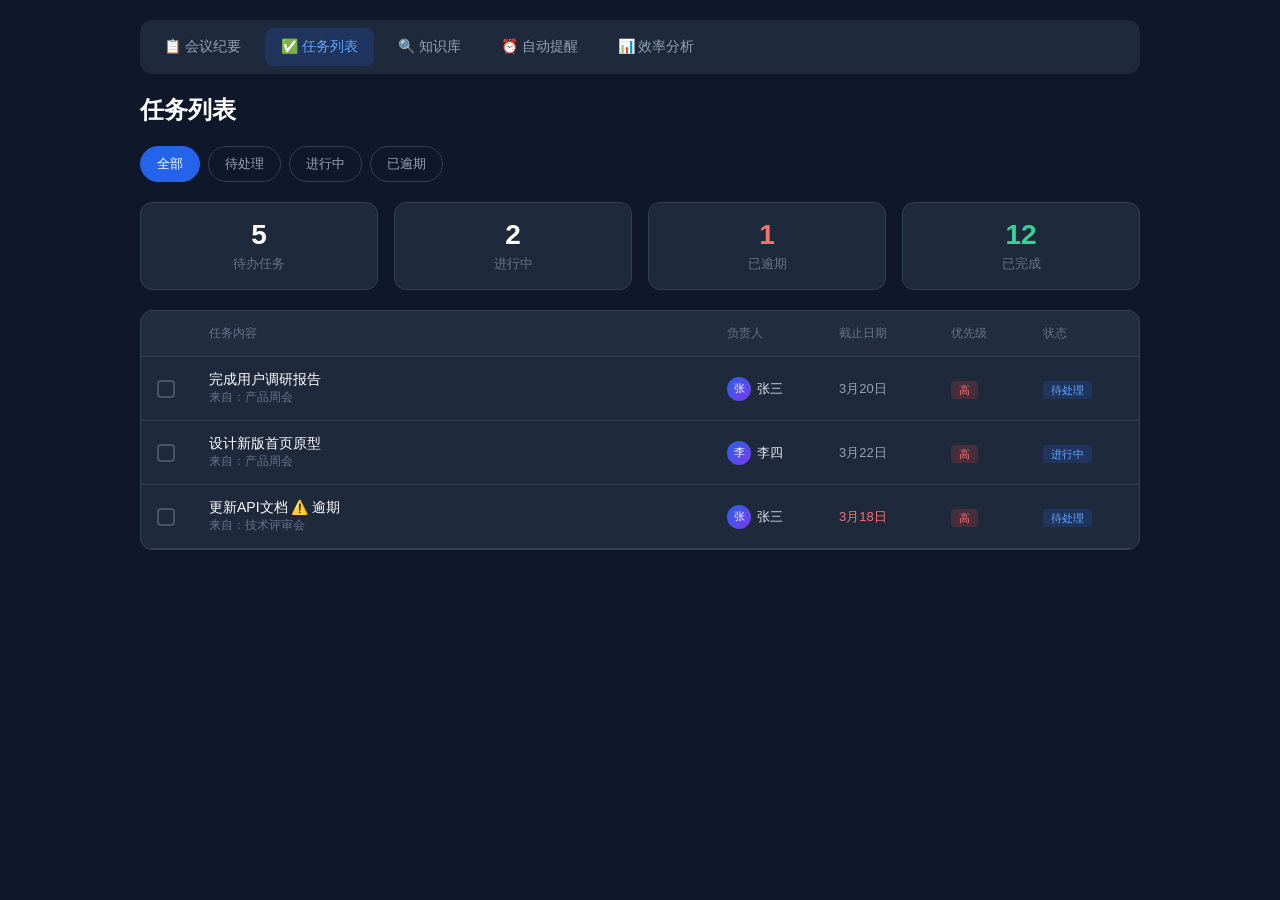
<file: static/images/screenshots/02_task_list.html>
<!DOCTYPE html>
<html lang="zh-CN">
<head>
    <meta charset="UTF-8">
    <meta name="viewport" content="width=device-width, initial-scale=1.0">
    <title>MeetingMate AI - 任务列表</title>
    <style>
        * { margin: 0; padding: 0; box-sizing: border-box; }
        body {
            font-family: -apple-system, BlinkMacSystemFont, 'Segoe UI', Roboto, sans-serif;
            background: #0f172a;
            color: #e2e8f0;
            min-height: 100vh;
            overflow: auto;
            padding: 20px;
        }
        .app {
            max-width: 1000px;
            margin: 0 auto;
        }
        .top-nav {
            display: flex;
            gap: 8px;
            margin-bottom: 20px;
            padding: 8px;
            background: #1e293b;
            border-radius: 12px;
            overflow-x: auto;
        }
        .nav-item {
            padding: 10px 16px;
            border-radius: 8px;
            color: #94a3b8;
            font-size: 14px;
            white-space: nowrap;
        }
        .nav-item.active {
            background: rgba(37, 99, 235, 0.2);
            color: #60a5fa;
        }
        .header {
            display: flex;
            justify-content: space-between;
            align-items: center;
            margin-bottom: 20px;
        }
        .header h1 { font-size: 24px; color: #fff; }
        .filter-bar {
            display: flex;
            gap: 8px;
            margin-bottom: 20px;
        }
        .filter-btn {
            padding: 8px 16px;
            border-radius: 20px;
            border: 1px solid #334155;
            background: transparent;
            color: #94a3b8;
            font-size: 13px;
        }
        .filter-btn.active {
            background: #2563eb;
            color: #fff;
            border-color: #2563eb;
        }
        .stats-row {
            display: grid;
            grid-template-columns: repeat(4, 1fr);
            gap: 16px;
            margin-bottom: 20px;
        }
        .stat-card {
            background: #1e293b;
            border: 1px solid #334155;
            border-radius: 12px;
            padding: 16px;
            text-align: center;
        }
        .stat-value {
            font-size: 28px;
            font-weight: 700;
            color: #fff;
            margin-bottom: 4px;
        }
        .stat-label {
            color: #64748b;
            font-size: 13px;
        }
        .task-table {
            background: #1e293b;
            border: 1px solid #334155;
            border-radius: 12px;
            overflow: hidden;
        }
        .task-table-header {
            display: grid;
            grid-template-columns: 40px 2fr 100px 100px 80px 80px;
            gap: 12px;
            padding: 14px 16px;
            background: rgba(255,255,255,0.02);
            border-bottom: 1px solid #334155;
            color: #64748b;
            font-size: 12px;
        }
        .task-row {
            display: grid;
            grid-template-columns: 40px 2fr 100px 100px 80px 80px;
            gap: 12px;
            padding: 14px 16px;
            border-bottom: 1px solid #334155;
            align-items: center;
        }
        .task-checkbox {
            width: 18px;
            height: 18px;
            border: 2px solid #475569;
            border-radius: 4px;
        }
        .task-title { color: #fff; font-size: 14px; }
        .task-source { color: #64748b; font-size: 12px; }
        .avatar {
            width: 24px;
            height: 24px;
            border-radius: 50%;
            background: linear-gradient(135deg, #2563eb, #7c3aed);
            display: flex;
            align-items: center;
            justify-content: center;
            font-size: 11px;
            color: #fff;
        }
        .priority {
            padding: 3px 8px;
            border-radius: 4px;
            font-size: 11px;
        }
        .priority-high {
            background: rgba(239, 68, 68, 0.2);
            color: #f87171;
        }
        .status {
            padding: 3px 8px;
            border-radius: 4px;
            font-size: 11px;
            background: rgba(37, 99, 235, 0.2);
            color: #60a5fa;
        }
    </style>
</head>
<body>
    <div class="app">
        <div class="top-nav">
            <div class="nav-item">📋 会议纪要</div>
            <div class="nav-item active">✅ 任务列表</div>
            <div class="nav-item">🔍 知识库</div>
            <div class="nav-item">⏰ 自动提醒</div>
            <div class="nav-item">📊 效率分析</div>
        </div>
        
        <div class="header">
            <h1>任务列表</h1>
        </div>
        
        <div class="filter-bar">
            <button class="filter-btn active">全部</button>
            <button class="filter-btn">待处理</button>
            <button class="filter-btn">进行中</button>
            <button class="filter-btn">已逾期</button>
        </div>
        
        <div class="stats-row">
            <div class="stat-card">
                <div class="stat-value">5</div>
                <div class="stat-label">待办任务</div>
            </div>
            <div class="stat-card">
                <div class="stat-value">2</div>
                <div class="stat-label">进行中</div>
            </div>
            <div class="stat-card">
                <div class="stat-value" style="color: #f87171;">1</div>
                <div class="stat-label">已逾期</div>
            </div>
            <div class="stat-card">
                <div class="stat-value" style="color: #34d399;">12</div>
                <div class="stat-label">已完成</div>
            </div>
        </div>
        
        <div class="task-table">
            <div class="task-table-header">
                <div></div>
                <div>任务内容</div>
                <div>负责人</div>
                <div>截止日期</div>
                <div>优先级</div>
                <div>状态</div>
            </div>
            
            <div class="task-row">
                <div><div class="task-checkbox"></div></div>
                <div>
                    <div class="task-title">完成用户调研报告</div>
                    <div class="task-source">来自：产品周会</div>
                </div>
                <div style="display:flex;align-items:center;gap:6px;"><div class="avatar">张</div><span style="font-size:13px;">张三</span></div>
                <div style="color:#94a3b8;font-size:13px;">3月20日</div>
                <div><span class="priority priority-high">高</span></div>
                <div><span class="status">待处理</span></div>
            </div>
            
            <div class="task-row">
                <div><div class="task-checkbox"></div></div>
                <div>
                    <div class="task-title">设计新版首页原型</div>
                    <div class="task-source">来自：产品周会</div>
                </div>
                <div style="display:flex;align-items:center;gap:6px;"><div class="avatar">李</div><span style="font-size:13px;">李四</span></div>
                <div style="color:#94a3b8;font-size:13px;">3月22日</div>
                <div><span class="priority priority-high">高</span></div>
                <div><span class="status">进行中</span></div>
            </div>
            
            <div class="task-row">
                <div><div class="task-checkbox"></div></div>
                <div>
                    <div class="task-title">更新API文档 ⚠️ 逾期</div>
                    <div class="task-source">来自：技术评审会</div>
                </div>
                <div style="display:flex;align-items:center;gap:6px;"><div class="avatar">张</div><span style="font-size:13px;">张三</span></div>
                <div style="color:#f87171;font-size:13px;">3月18日</div>
                <div><span class="priority priority-high">高</span></div>
                <div><span class="status">待处理</span></div>
            </div>
        </div>
    </div>
</body>
</html>
</file>
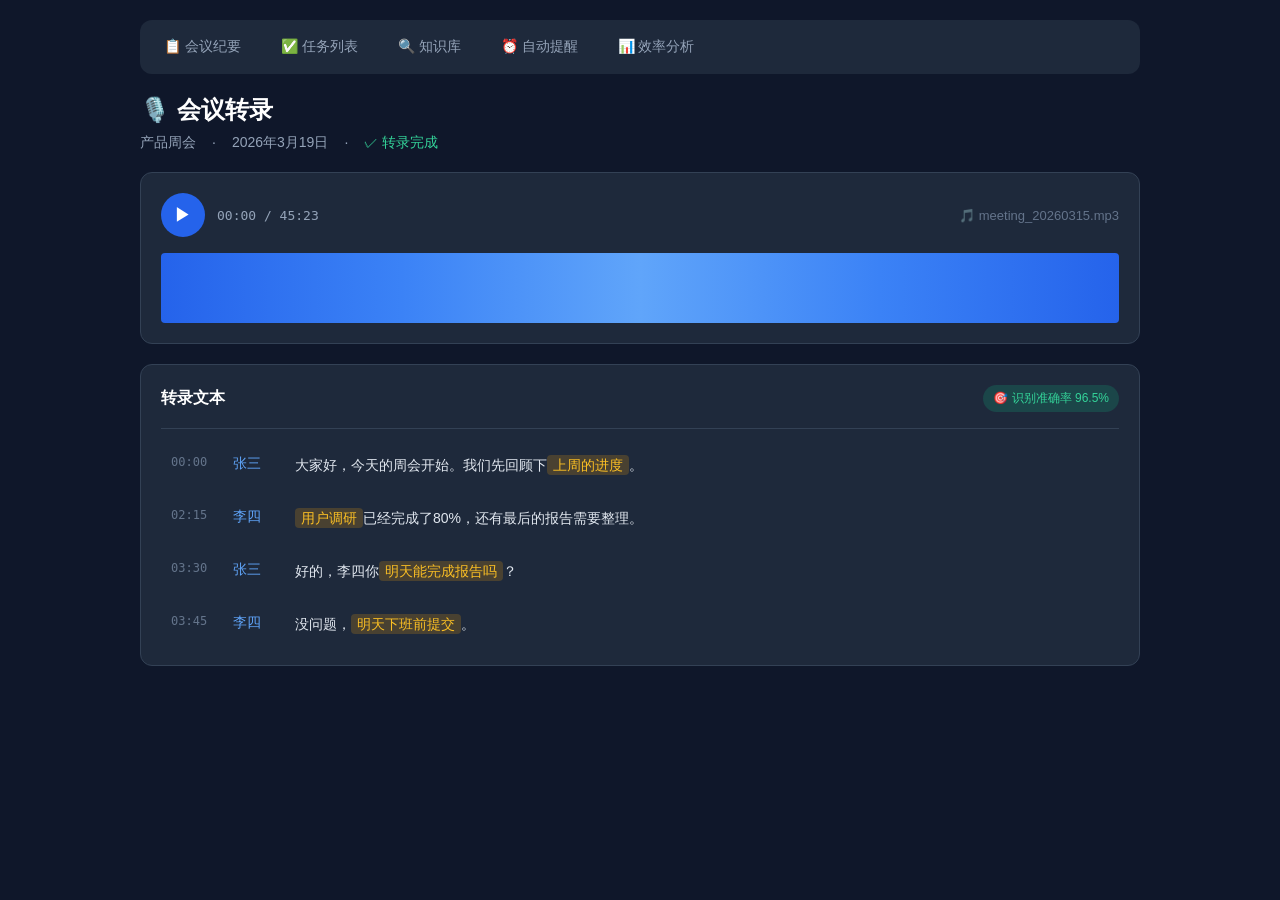
<file: static/images/screenshots/03_transcript.html>
<!DOCTYPE html>
<html lang="zh-CN">
<head>
    <meta charset="UTF-8">
    <meta name="viewport" content="width=device-width, initial-scale=1.0">
    <title>MeetingMate AI - 转录界面</title>
    <style>
        * { margin: 0; padding: 0; box-sizing: border-box; }
        body {
            font-family: -apple-system, BlinkMacSystemFont, 'Segoe UI', Roboto, sans-serif;
            background: #0f172a;
            color: #e2e8f0;
            min-height: 100vh;
            overflow: auto;
            padding: 20px;
        }
        .app {
            max-width: 1000px;
            margin: 0 auto;
        }
        .top-nav {
            display: flex;
            gap: 8px;
            margin-bottom: 20px;
            padding: 8px;
            background: #1e293b;
            border-radius: 12px;
            overflow-x: auto;
        }
        .nav-item {
            padding: 10px 16px;
            border-radius: 8px;
            color: #94a3b8;
            font-size: 14px;
            white-space: nowrap;
        }
        .header {
            margin-bottom: 20px;
        }
        .header h1 { font-size: 24px; color: #fff; margin-bottom: 8px; }
        .meeting-info {
            display: flex;
            gap: 16px;
            color: #94a3b8;
            font-size: 14px;
        }
        .waveform-container {
            background: #1e293b;
            border: 1px solid #334155;
            border-radius: 12px;
            padding: 20px;
            margin-bottom: 20px;
        }
        .waveform-header {
            display: flex;
            justify-content: space-between;
            align-items: center;
            margin-bottom: 16px;
        }
        .play-btn {
            width: 44px;
            height: 44px;
            border-radius: 50%;
            background: #2563eb;
            border: none;
            color: #fff;
            font-size: 18px;
            cursor: pointer;
            display: flex;
            align-items: center;
            justify-content: center;
        }
        .time-display {
            color: #94a3b8;
            font-size: 13px;
            font-family: monospace;
        }
        .waveform {
            height: 70px;
            background: linear-gradient(90deg, #2563eb, #3b82f6, #60a5fa, #3b82f6, #2563eb);
            border-radius: 4px;
        }
        .transcript-container {
            background: #1e293b;
            border: 1px solid #334155;
            border-radius: 12px;
            padding: 20px;
        }
        .transcript-header {
            display: flex;
            justify-content: space-between;
            align-items: center;
            margin-bottom: 16px;
            padding-bottom: 16px;
            border-bottom: 1px solid #334155;
        }
        .transcript-title {
            font-size: 16px;
            color: #fff;
            font-weight: 600;
        }
        .accuracy-badge {
            background: rgba(16, 185, 129, 0.2);
            color: #34d399;
            padding: 5px 10px;
            border-radius: 20px;
            font-size: 12px;
        }
        .transcript-content {
            display: flex;
            flex-direction: column;
            gap: 12px;
        }
        .transcript-item {
            display: flex;
            gap: 12px;
            padding: 10px;
            border-radius: 8px;
        }
        .transcript-item:hover {
            background: rgba(255,255,255,0.03);
        }
        .timestamp {
            color: #64748b;
            font-size: 12px;
            font-family: monospace;
            min-width: 50px;
        }
        .speaker {
            color: #60a5fa;
            font-weight: 500;
            min-width: 50px;
            font-size: 14px;
        }
        .text {
            color: #e2e8f0;
            line-height: 1.5;
            flex: 1;
            font-size: 14px;
        }
        .highlight {
            background: rgba(245, 158, 11, 0.2);
            color: #fbbf24;
            padding: 2px 6px;
            border-radius: 4px;
        }
    </style>
</head>
<body>
    <div class="app">
        <div class="top-nav">
            <div class="nav-item">📋 会议纪要</div>
            <div class="nav-item">✅ 任务列表</div>
            <div class="nav-item">🔍 知识库</div>
            <div class="nav-item">⏰ 自动提醒</div>
            <div class="nav-item">📊 效率分析</div>
        </div>
        
        <div class="header">
            <h1>🎙️ 会议转录</h1>
            <div class="meeting-info">
                <span>产品周会</span>
                <span>·</span>
                <span>2026年3月19日</span>
                <span>·</span>
                <span style="color: #34d399;">✓ 转录完成</span>
            </div>
        </div>
        
        <div class="waveform-container">
            <div class="waveform-header">
                <div style="display:flex;align-items:center;gap:12px;">
                    <button class="play-btn">▶</button>
                    <span class="time-display">00:00 / 45:23</span>
                </div>
                <span style="color: #64748b; font-size: 13px;">🎵 meeting_20260315.mp3</span>
            </div>
            <div class="waveform"></div>
        </div>
        
        <div class="transcript-container">
            <div class="transcript-header">
                <span class="transcript-title">转录文本</span>
                <span class="accuracy-badge">🎯 识别准确率 96.5%</span>
            </div>
            
            <div class="transcript-content">
                <div class="transcript-item">
                    <span class="timestamp">00:00</span>
                    <span class="speaker">张三</span>
                    <span class="text">大家好，今天的周会开始。我们先回顾下<span class="highlight">上周的进度</span>。</span>
                </div>
                
                <div class="transcript-item">
                    <span class="timestamp">02:15</span>
                    <span class="speaker">李四</span>
                    <span class="text"><span class="highlight">用户调研</span>已经完成了80%，还有最后的报告需要整理。</span>
                </div>
                
                <div class="transcript-item">
                    <span class="timestamp">03:30</span>
                    <span class="speaker">张三</span>
                    <span class="text">好的，李四你<span class="highlight">明天能完成报告吗</span>？</span>
                </div>
                
                <div class="transcript-item">
                    <span class="timestamp">03:45</span>
                    <span class="speaker">李四</span>
                    <span class="text">没问题，<span class="highlight">明天下班前提交</span>。</span>
                </div>
            </div>
        </div>
    </div>
</body>
</html>
</file>
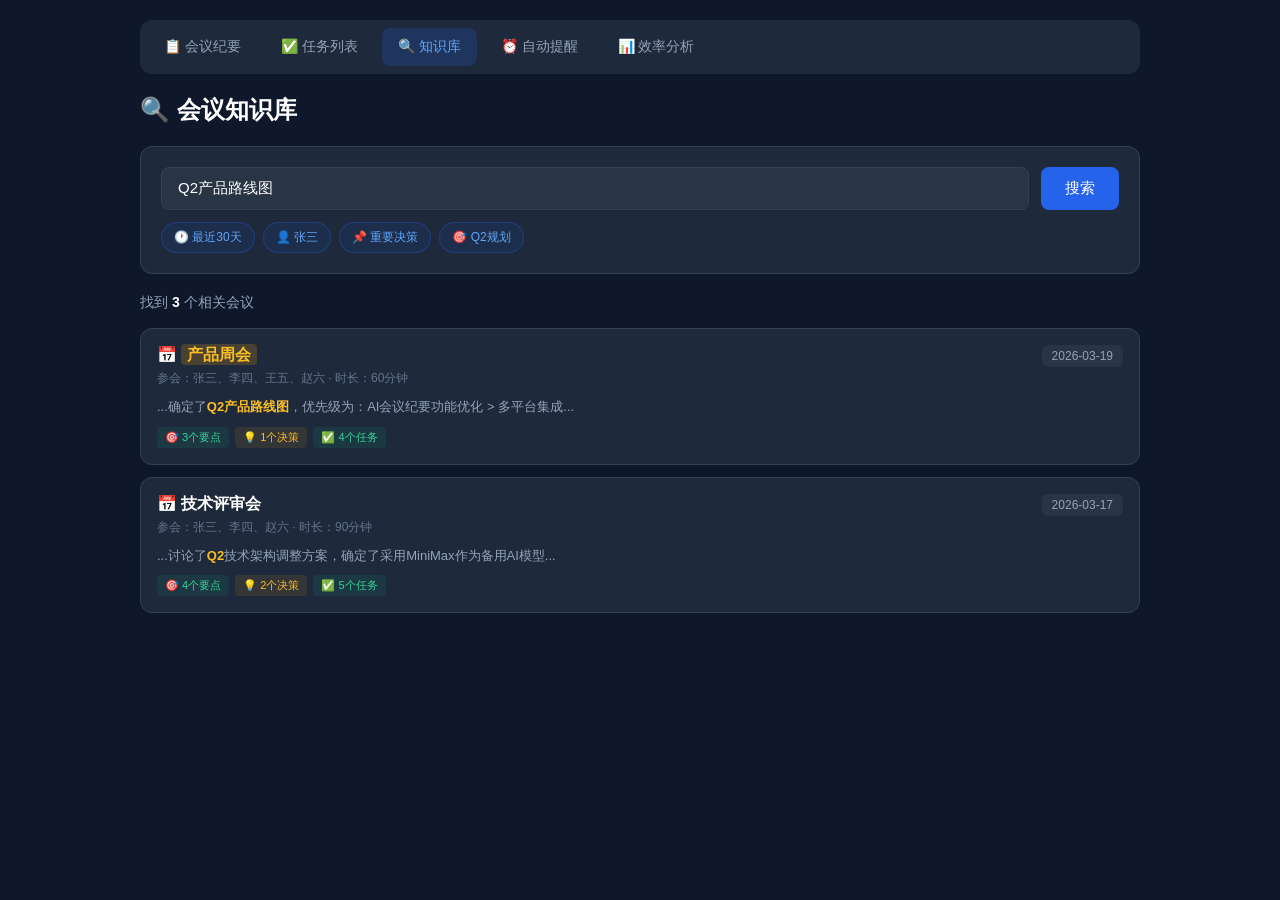
<file: static/images/screenshots/04_search.html>
<!DOCTYPE html>
<html lang="zh-CN">
<head>
    <meta charset="UTF-8">
    <meta name="viewport" content="width=device-width, initial-scale=1.0">
    <title>MeetingMate AI - 知识库搜索</title>
    <style>
        * { margin: 0; padding: 0; box-sizing: border-box; }
        body {
            font-family: -apple-system, BlinkMacSystemFont, 'Segoe UI', Roboto, sans-serif;
            background: #0f172a;
            color: #e2e8f0;
            min-height: 100vh;
            overflow: auto;
            padding: 20px;
        }
        .app {
            max-width: 1000px;
            margin: 0 auto;
        }
        .top-nav {
            display: flex;
            gap: 8px;
            margin-bottom: 20px;
            padding: 8px;
            background: #1e293b;
            border-radius: 12px;
            overflow-x: auto;
        }
        .nav-item {
            padding: 10px 16px;
            border-radius: 8px;
            color: #94a3b8;
            font-size: 14px;
            white-space: nowrap;
        }
        .nav-item.active {
            background: rgba(37, 99, 235, 0.2);
            color: #60a5fa;
        }
        .header {
            margin-bottom: 20px;
        }
        .header h1 { font-size: 24px; color: #fff; }
        .search-container {
            background: #1e293b;
            border: 1px solid #334155;
            border-radius: 12px;
            padding: 20px;
            margin-bottom: 20px;
        }
        .search-box {
            display: flex;
            gap: 12px;
            margin-bottom: 12px;
        }
        .search-input {
            flex: 1;
            padding: 12px 16px;
            background: rgba(255,255,255,0.05);
            border: 1px solid #334155;
            border-radius: 8px;
            color: #fff;
            font-size: 15px;
        }
        .search-btn {
            padding: 12px 24px;
            background: #2563eb;
            color: #fff;
            border: none;
            border-radius: 8px;
            font-size: 15px;
            cursor: pointer;
        }
        .search-tags {
            display: flex;
            gap: 8px;
            flex-wrap: wrap;
        }
        .search-tag {
            padding: 6px 12px;
            background: rgba(37, 99, 235, 0.1);
            border: 1px solid rgba(37, 99, 235, 0.3);
            border-radius: 20px;
            font-size: 12px;
            color: #60a5fa;
        }
        .results-header {
            display: flex;
            justify-content: space-between;
            align-items: center;
            margin-bottom: 16px;
        }
        .results-count { color: #94a3b8; font-size: 14px; }
        .results-count span { color: #fff; font-weight: 600; }
        .meeting-card {
            background: #1e293b;
            border: 1px solid #334155;
            border-radius: 12px;
            padding: 16px;
            margin-bottom: 12px;
        }
        .meeting-header {
            display: flex;
            justify-content: space-between;
            align-items: start;
            margin-bottom: 10px;
        }
        .meeting-title {
            font-size: 16px;
            color: #fff;
            font-weight: 600;
            margin-bottom: 4px;
        }
        .highlight {
            background: rgba(245, 158, 11, 0.2);
            color: #fbbf24;
            padding: 2px 6px;
            border-radius: 4px;
        }
        .meeting-meta {
            color: #64748b;
            font-size: 12px;
        }
        .meeting-date {
            background: rgba(255,255,255,0.05);
            padding: 4px 10px;
            border-radius: 6px;
            font-size: 12px;
            color: #94a3b8;
        }
        .meeting-excerpt {
            color: #94a3b8;
            font-size: 13px;
            line-height: 1.5;
            margin-bottom: 10px;
        }
        .meeting-tags {
            display: flex;
            gap: 6px;
        }
        .tag {
            padding: 3px 8px;
            background: rgba(16, 185, 129, 0.1);
            color: #34d399;
            border-radius: 4px;
            font-size: 11px;
        }
        .tag.decision {
            background: rgba(245, 158, 11, 0.1);
            color: #fbbf24;
        }
    </style>
</head>
<body>
    <div class="app">
        <div class="top-nav">
            <div class="nav-item">📋 会议纪要</div>
            <div class="nav-item">✅ 任务列表</div>
            <div class="nav-item active">🔍 知识库</div>
            <div class="nav-item">⏰ 自动提醒</div>
            <div class="nav-item">📊 效率分析</div>
        </div>
        
        <div class="header">
            <h1>🔍 会议知识库</h1>
        </div>
        
        <div class="search-container">
            <div class="search-box">
                <input type="text" class="search-input" value="Q2产品路线图" placeholder="搜索历史会议、决策、任务...">
                <button class="search-btn">搜索</button>
            </div>
            <div class="search-tags">
                <span class="search-tag">🕐 最近30天</span>
                <span class="search-tag">👤 张三</span>
                <span class="search-tag">📌 重要决策</span>
                <span class="search-tag">🎯 Q2规划</span>
            </div>
        </div>
        
        <div class="results-header">
            <div class="results-count">找到 <span>3</span> 个相关会议</div>
        </div>
        
        <div class="meeting-card">
            <div class="meeting-header">
                <div>
                    <div class="meeting-title">📅 <span class="highlight">产品周会</span></div>
                    <div class="meeting-meta">参会：张三、李四、王五、赵六 · 时长：60分钟</div>
                </div>
                <div class="meeting-date">2026-03-19</div>
            </div>
            <div class="meeting-excerpt">
                ...确定了<strong style="color: #fbbf24;">Q2产品路线图</strong>，优先级为：AI会议纪要功能优化 &gt; 多平台集成...
            </div>
            <div class="meeting-tags">
                <span class="tag">🎯 3个要点</span>
                <span class="tag decision">💡 1个决策</span>
                <span class="tag">✅ 4个任务</span>
            </div>
        </div>
        
        <div class="meeting-card">
            <div class="meeting-header">
                <div>
                    <div class="meeting-title">📅 技术评审会</div>
                    <div class="meeting-meta">参会：张三、李四、赵六 · 时长：90分钟</div>
                </div>
                <div class="meeting-date">2026-03-17</div>
            </div>
            <div class="meeting-excerpt">
                ...讨论了<strong style="color: #fbbf24;">Q2</strong>技术架构调整方案，确定了采用MiniMax作为备用AI模型...
            </div>
            <div class="meeting-tags">
                <span class="tag">🎯 4个要点</span>
                <span class="tag decision">💡 2个决策</span>
                <span class="tag">✅ 5个任务</span>
            </div>
        </div>
    </div>
</body>
</html>
</file>
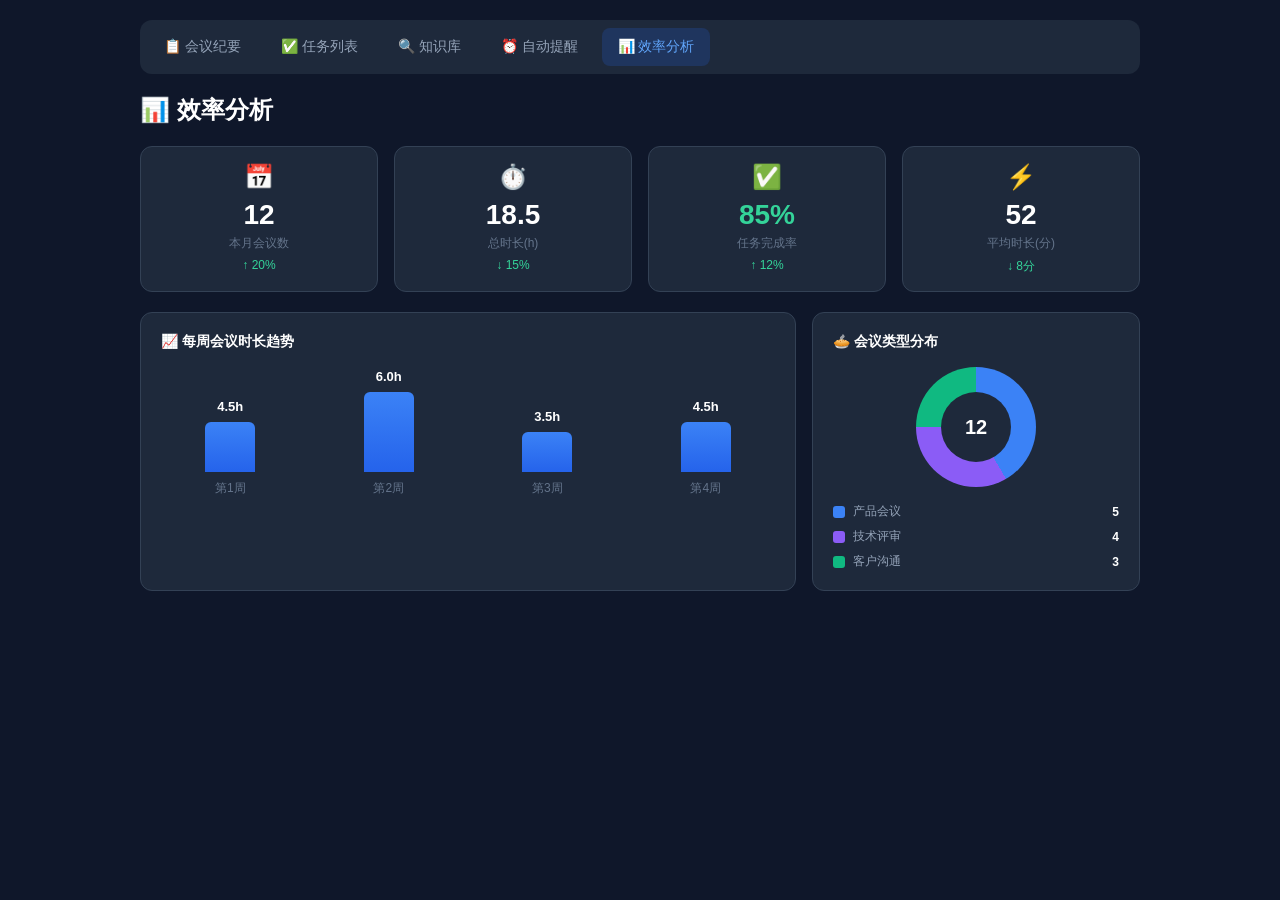
<file: static/images/screenshots/05_analytics.html>
<!DOCTYPE html>
<html lang="zh-CN">
<head>
    <meta charset="UTF-8">
    <meta name="viewport" content="width=device-width, initial-scale=1.0">
    <title>MeetingMate AI - 效率分析</title>
    <style>
        * { margin: 0; padding: 0; box-sizing: border-box; }
        body {
            font-family: -apple-system, BlinkMacSystemFont, 'Segoe UI', Roboto, sans-serif;
            background: #0f172a;
            color: #e2e8f0;
            min-height: 100vh;
            overflow: auto;
            padding: 20px;
        }
        .app {
            max-width: 1000px;
            margin: 0 auto;
        }
        .top-nav {
            display: flex;
            gap: 8px;
            margin-bottom: 20px;
            padding: 8px;
            background: #1e293b;
            border-radius: 12px;
            overflow-x: auto;
        }
        .nav-item {
            padding: 10px 16px;
            border-radius: 8px;
            color: #94a3b8;
            font-size: 14px;
            white-space: nowrap;
        }
        .nav-item.active {
            background: rgba(37, 99, 235, 0.2);
            color: #60a5fa;
        }
        .header {
            margin-bottom: 20px;
        }
        .header h1 { font-size: 24px; color: #fff; }
        .stats-grid {
            display: grid;
            grid-template-columns: repeat(4, 1fr);
            gap: 16px;
            margin-bottom: 20px;
        }
        .stat-card {
            background: #1e293b;
            border: 1px solid #334155;
            border-radius: 12px;
            padding: 16px;
            text-align: center;
        }
        .stat-icon {
            font-size: 24px;
            margin-bottom: 8px;
        }
        .stat-value {
            font-size: 28px;
            font-weight: 700;
            color: #fff;
            margin-bottom: 4px;
        }
        .stat-label {
            color: #64748b;
            font-size: 12px;
        }
        .stat-change {
            font-size: 12px;
            margin-top: 6px;
        }
        .stat-change.up { color: #34d399; }
        .charts-row {
            display: grid;
            grid-template-columns: 2fr 1fr;
            gap: 16px;
            margin-bottom: 16px;
        }
        .chart-card {
            background: #1e293b;
            border: 1px solid #334155;
            border-radius: 12px;
            padding: 20px;
        }
        .chart-title {
            font-size: 14px;
            color: #fff;
            font-weight: 600;
            margin-bottom: 16px;
        }
        .bar-chart {
            display: flex;
            align-items: end;
            gap: 20px;
            height: 140px;
            padding: 10px 0;
        }
        .bar-item {
            flex: 1;
            display: flex;
            flex-direction: column;
            align-items: center;
            gap: 8px;
        }
        .bar {
            width: 50px;
            background: linear-gradient(180deg, #3b82f6, #2563eb);
            border-radius: 6px 6px 0 0;
        }
        .bar-label {
            color: #64748b;
            font-size: 12px;
        }
        .bar-value {
            color: #fff;
            font-size: 13px;
            font-weight: 600;
        }
        .pie-chart {
            width: 120px;
            height: 120px;
            border-radius: 50%;
            background: conic-gradient(
                #3b82f6 0deg 150deg,
                #8b5cf6 150deg 270deg,
                #10b981 270deg 360deg
            );
            margin: 0 auto 16px;
            position: relative;
        }
        .pie-center {
            position: absolute;
            top: 50%;
            left: 50%;
            transform: translate(-50%, -50%);
            width: 70px;
            height: 70px;
            background: #1e293b;
            border-radius: 50%;
            display: flex;
            align-items: center;
            justify-content: center;
            font-size: 20px;
            font-weight: 700;
            color: #fff;
        }
        .legend {
            display: flex;
            flex-direction: column;
            gap: 8px;
        }
        .legend-item {
            display: flex;
            align-items: center;
            gap: 8px;
            font-size: 12px;
        }
        .legend-color {
            width: 12px;
            height: 12px;
            border-radius: 3px;
        }
        .legend-text { color: #94a3b8; }
        .legend-value { color: #fff; margin-left: auto; font-weight: 600; }
    </style>
</head>
<body>
    <div class="app">
        <div class="top-nav">
            <div class="nav-item">📋 会议纪要</div>
            <div class="nav-item">✅ 任务列表</div>
            <div class="nav-item">🔍 知识库</div>
            <div class="nav-item">⏰ 自动提醒</div>
            <div class="nav-item active">📊 效率分析</div>
        </div>
        
        <div class="header">
            <h1>📊 效率分析</h1>
        </div>
        
        <div class="stats-grid">
            <div class="stat-card">
                <div class="stat-icon">📅</div>
                <div class="stat-value">12</div>
                <div class="stat-label">本月会议数</div>
                <div class="stat-change up">↑ 20%</div>
            </div>
            <div class="stat-card">
                <div class="stat-icon">⏱️</div>
                <div class="stat-value">18.5</div>
                <div class="stat-label">总时长(h)</div>
                <div class="stat-change up">↓ 15%</div>
            </div>
            <div class="stat-card">
                <div class="stat-icon">✅</div>
                <div class="stat-value" style="color: #34d399;">85%</div>
                <div class="stat-label">任务完成率</div>
                <div class="stat-change up">↑ 12%</div>
            </div>
            <div class="stat-card">
                <div class="stat-icon">⚡</div>
                <div class="stat-value">52</div>
                <div class="stat-label">平均时长(分)</div>
                <div class="stat-change up">↓ 8分</div>
            </div>
        </div>
        
        <div class="charts-row">
            <div class="chart-card">
                <div class="chart-title">📈 每周会议时长趋势</div>
                <div class="bar-chart">
                    <div class="bar-item">
                        <div class="bar-value">4.5h</div>
                        <div class="bar" style="height: 50px;"></div>
                        <div class="bar-label">第1周</div>
                    </div>
                    <div class="bar-item">
                        <div class="bar-value">6.0h</div>
                        <div class="bar" style="height: 80px;"></div>
                        <div class="bar-label">第2周</div>
                    </div>
                    <div class="bar-item">
                        <div class="bar-value">3.5h</div>
                        <div class="bar" style="height: 40px;"></div>
                        <div class="bar-label">第3周</div>
                    </div>
                    <div class="bar-item">
                        <div class="bar-value">4.5h</div>
                        <div class="bar" style="height: 50px;"></div>
                        <div class="bar-label">第4周</div>
                    </div>
                </div>
            </div>
            
            <div class="chart-card">
                <div class="chart-title">🥧 会议类型分布</div>
                <div class="pie-chart">
                    <div class="pie-center">12</div>
                </div>
                <div class="legend">
                    <div class="legend-item">
                        <div class="legend-color" style="background: #3b82f6;"></div>
                        <span class="legend-text">产品会议</span>
                        <span class="legend-value">5</span>
                    </div>
                    <div class="legend-item">
                        <div class="legend-color" style="background: #8b5cf6;"></div>
                        <span class="legend-text">技术评审</span>
                        <span class="legend-value">4</span>
                    </div>
                    <div class="legend-item">
                        <div class="legend-color" style="background: #10b981;"></div>
                        <span class="legend-text">客户沟通</span>
                        <span class="legend-value">3</span>
                    </div>
                </div>
            </div>
        </div>
    </div>
</body>
</html>
</file>
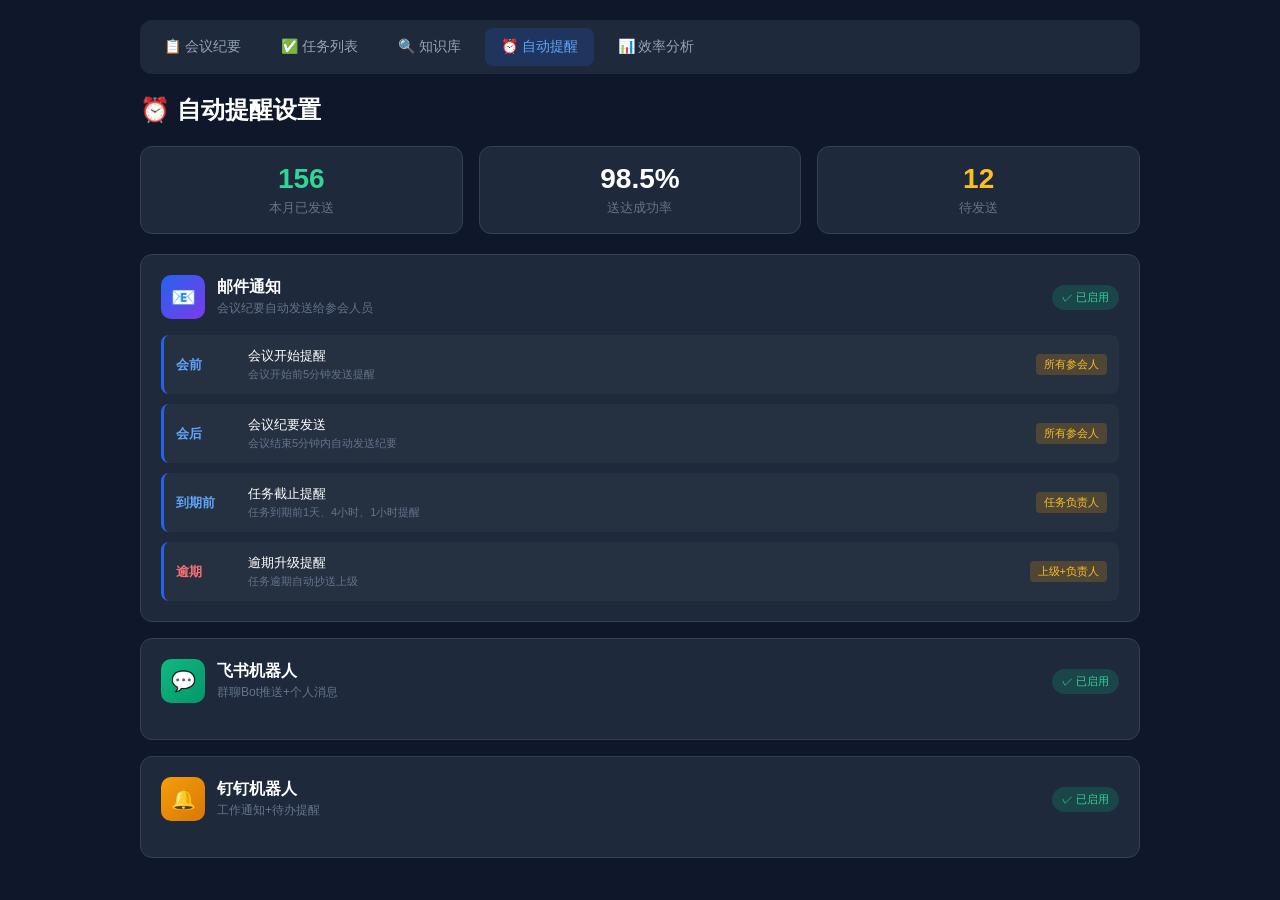
<file: static/images/screenshots/06_reminder.html>
<!DOCTYPE html>
<html lang="zh-CN">
<head>
    <meta charset="UTF-8">
    <meta name="viewport" content="width=device-width, initial-scale=1.0">
    <title>MeetingMate AI - 自动提醒</title>
    <style>
        * { margin: 0; padding: 0; box-sizing: border-box; }
        body {
            font-family: -apple-system, BlinkMacSystemFont, 'Segoe UI', Roboto, sans-serif;
            background: #0f172a;
            color: #e2e8f0;
            min-height: 100vh;
            overflow: auto;
            padding: 20px;
        }
        .app {
            max-width: 1000px;
            margin: 0 auto;
        }
        .top-nav {
            display: flex;
            gap: 8px;
            margin-bottom: 20px;
            padding: 8px;
            background: #1e293b;
            border-radius: 12px;
            overflow-x: auto;
        }
        .nav-item {
            padding: 10px 16px;
            border-radius: 8px;
            color: #94a3b8;
            font-size: 14px;
            white-space: nowrap;
        }
        .nav-item.active {
            background: rgba(37, 99, 235, 0.2);
            color: #60a5fa;
        }
        .header {
            display: flex;
            justify-content: space-between;
            align-items: center;
            margin-bottom: 20px;
        }
        .header h1 { font-size: 24px; color: #fff; }
        .stats-grid {
            display: grid;
            grid-template-columns: repeat(3, 1fr);
            gap: 16px;
            margin-bottom: 20px;
        }
        .stat-card {
            background: #1e293b;
            border: 1px solid #334155;
            border-radius: 12px;
            padding: 16px;
            text-align: center;
        }
        .stat-value {
            font-size: 28px;
            font-weight: 700;
            color: #fff;
            margin-bottom: 4px;
        }
        .stat-label {
            color: #64748b;
            font-size: 13px;
        }
        .channel-section {
            background: #1e293b;
            border: 1px solid #334155;
            border-radius: 12px;
            padding: 20px;
            margin-bottom: 16px;
        }
        .channel-header {
            display: flex;
            align-items: center;
            gap: 12px;
            margin-bottom: 16px;
        }
        .channel-icon {
            width: 44px;
            height: 44px;
            border-radius: 10px;
            background: linear-gradient(135deg, #2563eb, #7c3aed);
            display: flex;
            align-items: center;
            justify-content: center;
            font-size: 20px;
        }
        .channel-info h3 {
            color: #fff;
            font-size: 16px;
            margin-bottom: 2px;
        }
        .channel-info p {
            color: #64748b;
            font-size: 12px;
        }
        .channel-status {
            margin-left: auto;
            padding: 5px 10px;
            background: rgba(16, 185, 129, 0.2);
            color: #34d399;
            border-radius: 20px;
            font-size: 11px;
        }
        .reminder-list {
            display: flex;
            flex-direction: column;
            gap: 10px;
        }
        .reminder-item {
            display: flex;
            align-items: center;
            gap: 12px;
            padding: 12px;
            background: rgba(255,255,255,0.03);
            border-radius: 8px;
            border-left: 3px solid #2563eb;
        }
        .reminder-time {
            width: 60px;
            color: #60a5fa;
            font-weight: 600;
            font-size: 13px;
        }
        .reminder-content {
            flex: 1;
        }
        .reminder-title {
            color: #fff;
            font-size: 13px;
            margin-bottom: 2px;
        }
        .reminder-desc {
            color: #64748b;
            font-size: 11px;
        }
        .reminder-target {
            padding: 3px 8px;
            background: rgba(245, 158, 11, 0.2);
            color: #fbbf24;
            border-radius: 4px;
            font-size: 11px;
        }
    </style>
</head>
<body>
    <div class="app">
        <div class="top-nav">
            <div class="nav-item">📋 会议纪要</div>
            <div class="nav-item">✅ 任务列表</div>
            <div class="nav-item">🔍 知识库</div>
            <div class="nav-item active">⏰ 自动提醒</div>
            <div class="nav-item">📊 效率分析</div>
        </div>
        
        <div class="header">
            <h1>⏰ 自动提醒设置</h1>
        </div>

        <div class="stats-grid">
            <div class="stat-card">
                <div class="stat-value" style="color: #34d399;">156</div>
                <div class="stat-label">本月已发送</div>
            </div>
            <div class="stat-card">
                <div class="stat-value">98.5%</div>
                <div class="stat-label">送达成功率</div>
            </div>
            <div class="stat-card">
                <div class="stat-value" style="color: #fbbf24;">12</div>
                <div class="stat-label">待发送</div>
            </div>
        </div>
        
        <div class="channel-section">
            <div class="channel-header">
                <div class="channel-icon">📧</div>
                <div class="channel-info">
                    <h3>邮件通知</h3>
                    <p>会议纪要自动发送给参会人员</p>
                </div>
                <span class="channel-status">✓ 已启用</span>
            </div>
            
            <div class="reminder-list">
                <div class="reminder-item">
                    <span class="reminder-time">会前</span>
                    <div class="reminder-content">
                        <div class="reminder-title">会议开始提醒</div>
                        <div class="reminder-desc">会议开始前5分钟发送提醒</div>
                    </div>
                    <span class="reminder-target">所有参会人</span>
                </div>
                
                <div class="reminder-item">
                    <span class="reminder-time">会后</span>
                    <div class="reminder-content">
                        <div class="reminder-title">会议纪要发送</div>
                        <div class="reminder-desc">会议结束5分钟内自动发送纪要</div>
                    </div>
                    <span class="reminder-target">所有参会人</span>
                </div>
                
                <div class="reminder-item">
                    <span class="reminder-time">到期前</span>
                    <div class="reminder-content">
                        <div class="reminder-title">任务截止提醒</div>
                        <div class="reminder-desc">任务到期前1天、4小时、1小时提醒</div>
                    </div>
                    <span class="reminder-target">任务负责人</span>
                </div>
                
                <div class="reminder-item">
                    <span class="reminder-time" style="color: #f87171;">逾期</span>
                    <div class="reminder-content">
                        <div class="reminder-title">逾期升级提醒</div>
                        <div class="reminder-desc">任务逾期自动抄送上级</div>
                    </div>
                    <span class="reminder-target">上级+负责人</span>
                </div>
            </div>
        </div>
        
        <div class="channel-section">
            <div class="channel-header">
                <div class="channel-icon" style="background: linear-gradient(135deg, #10b981, #059669);">💬</div>
                <div class="channel-info">
                    <h3>飞书机器人</h3>
                    <p>群聊Bot推送+个人消息</p>
                </div>
                <span class="channel-status">✓ 已启用</span>
            </div>
        </div>
        
        <div class="channel-section">
            <div class="channel-header">
                <div class="channel-icon" style="background: linear-gradient(135deg, #f59e0b, #d97706);">🔔</div>
                <div class="channel-info">
                    <h3>钉钉机器人</h3>
                    <p>工作通知+待办提醒</p>
                </div>
                <span class="channel-status">✓ 已启用</span>
            </div>
        </div>
    </div>
</body>
</html>
</file>
